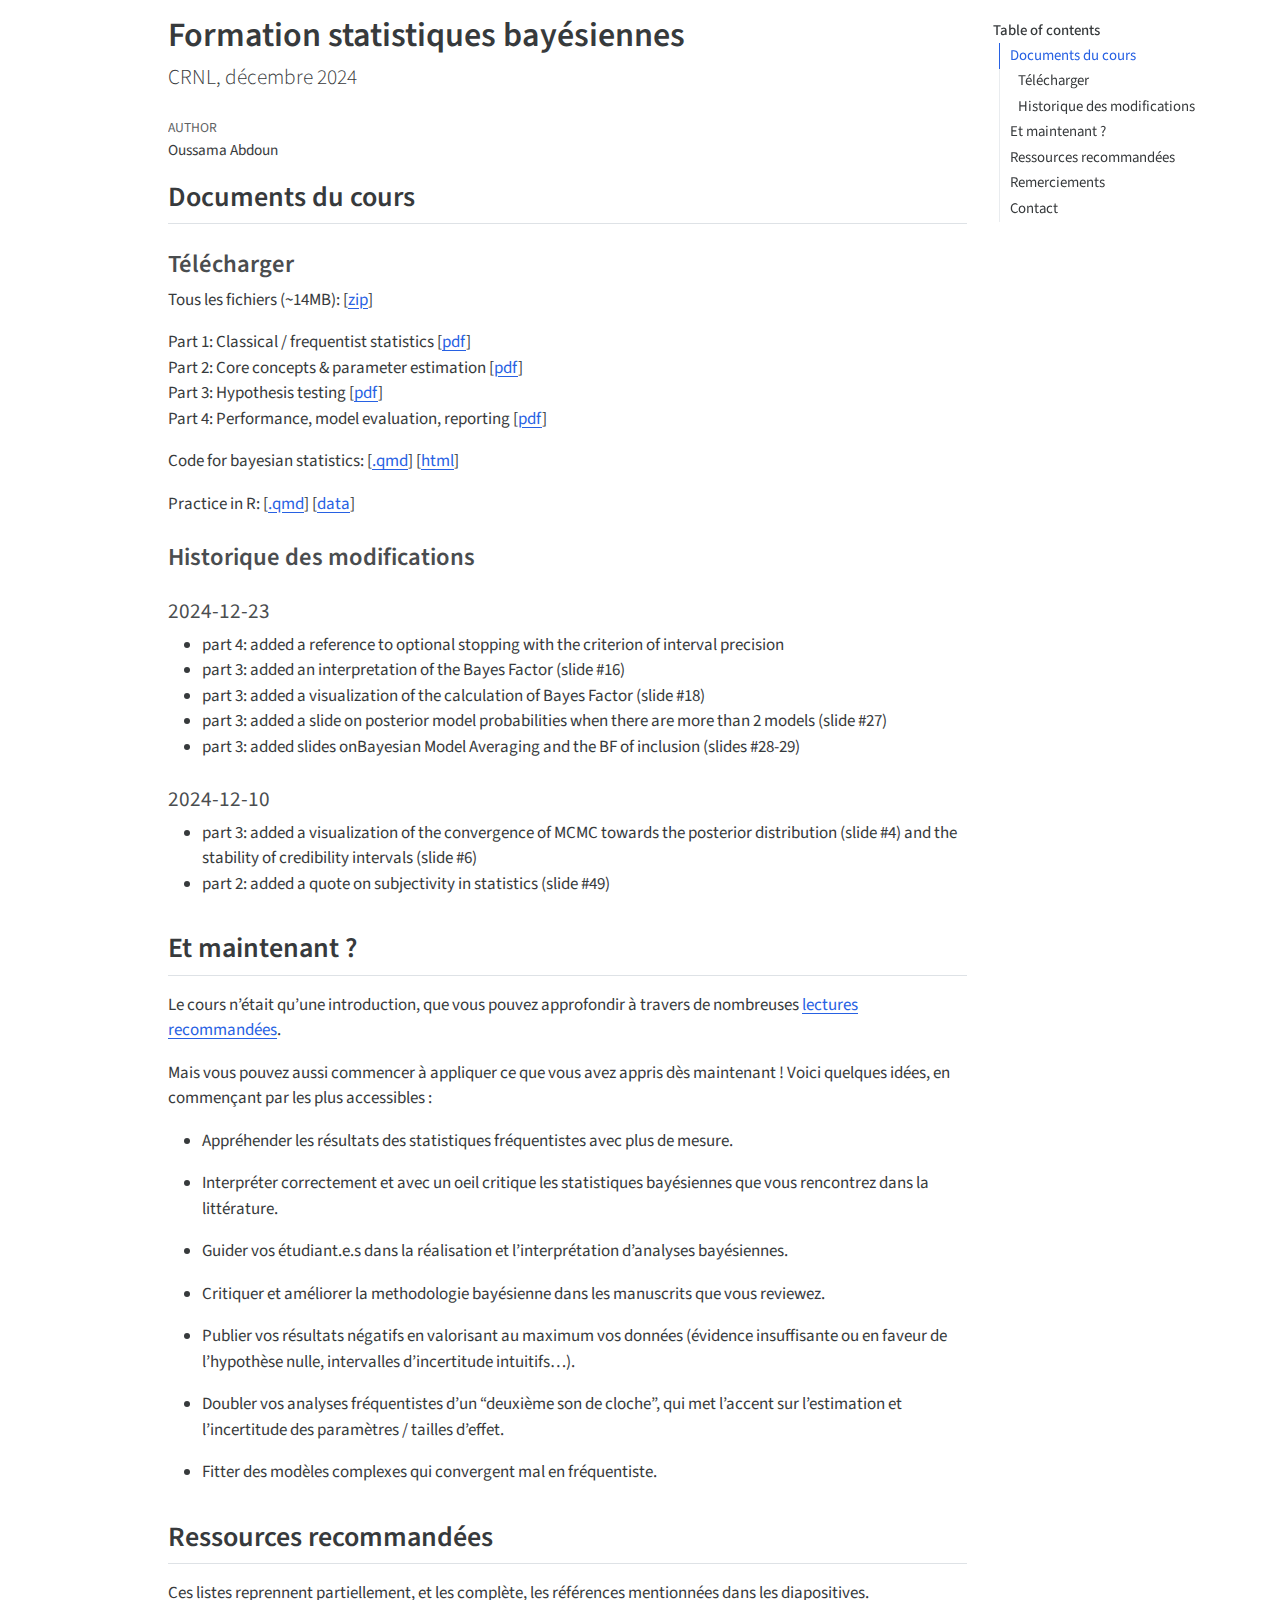
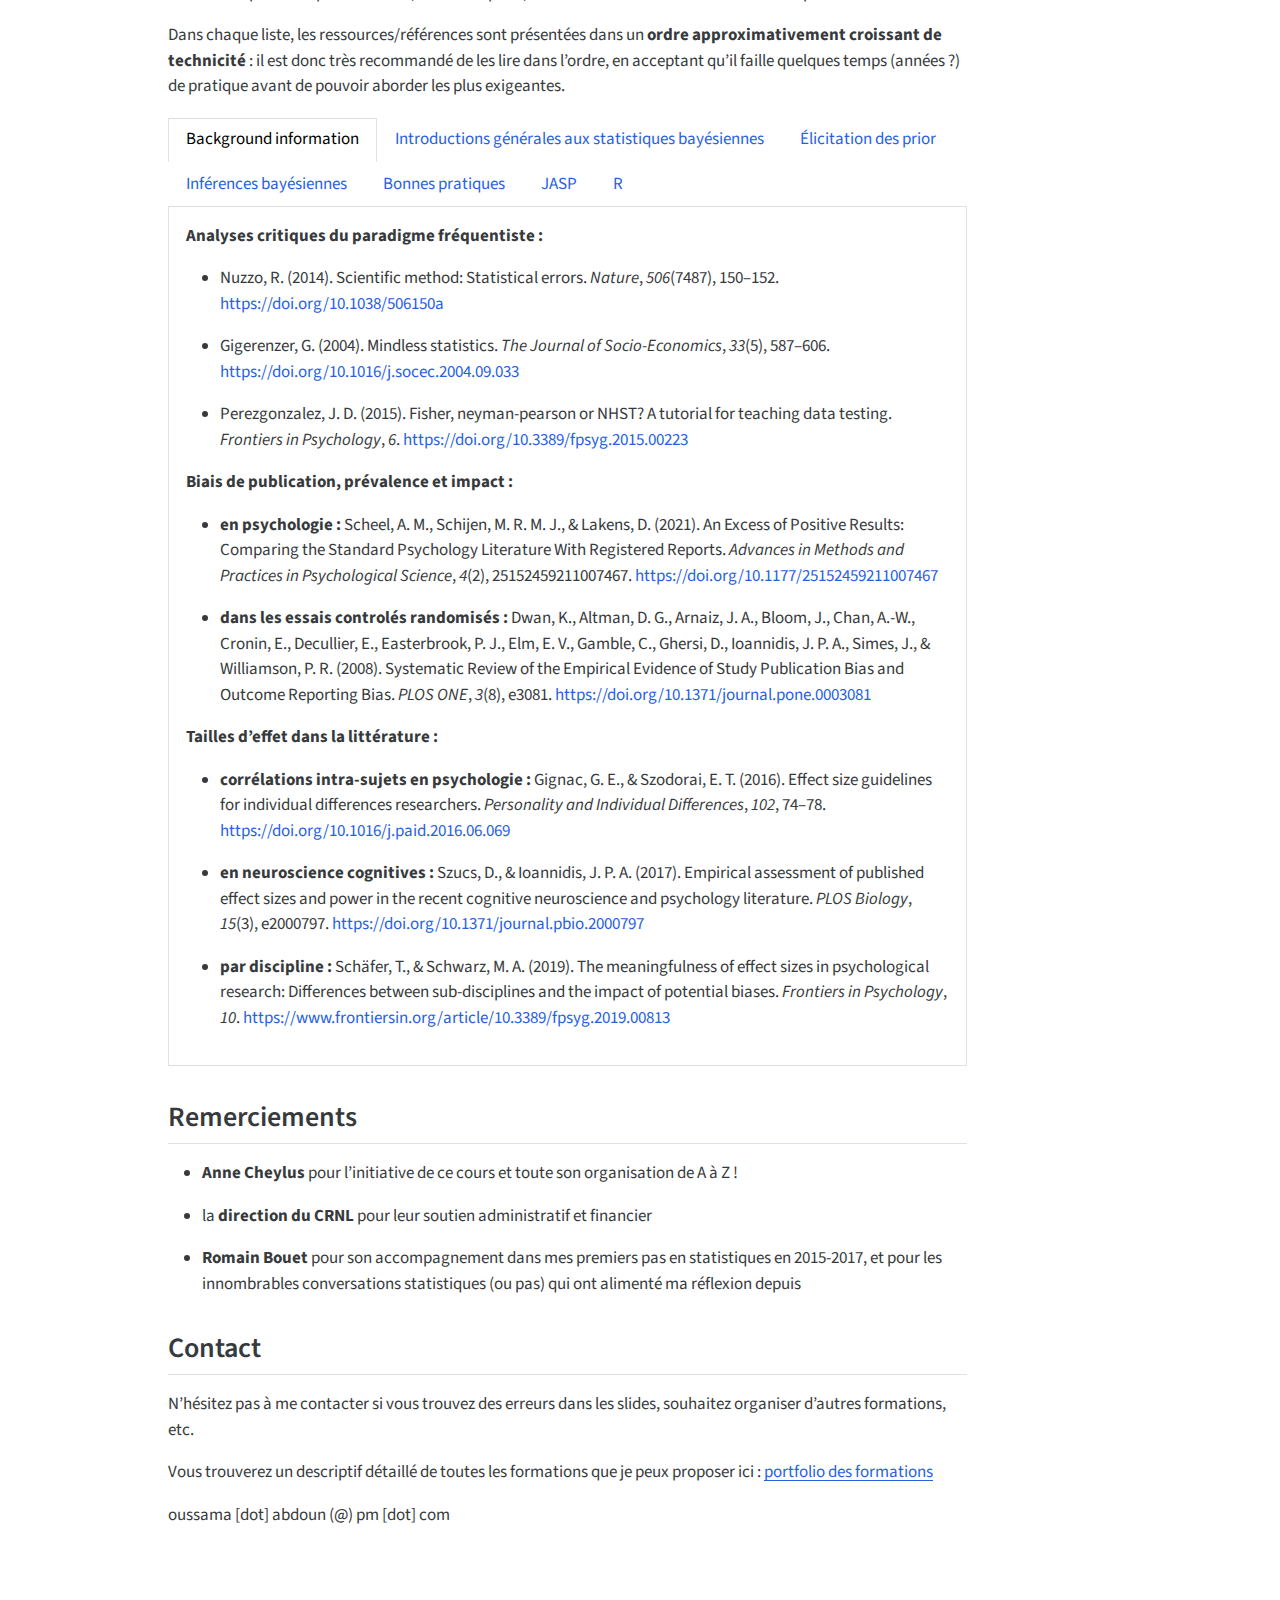
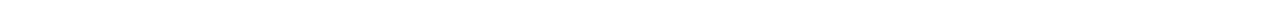
<file: docs/index.html>
<!DOCTYPE html>
<html xmlns="http://www.w3.org/1999/xhtml" lang="en" xml:lang="en"><head>

<meta charset="utf-8">
<meta name="generator" content="quarto-1.5.57">

<meta name="viewport" content="width=device-width, initial-scale=1.0, user-scalable=yes">

<meta name="author" content="Oussama Abdoun">

<title>Formation statistiques bayésiennes</title>
<style>
code{white-space: pre-wrap;}
span.smallcaps{font-variant: small-caps;}
div.columns{display: flex; gap: min(4vw, 1.5em);}
div.column{flex: auto; overflow-x: auto;}
div.hanging-indent{margin-left: 1.5em; text-indent: -1.5em;}
ul.task-list{list-style: none;}
ul.task-list li input[type="checkbox"] {
  width: 0.8em;
  margin: 0 0.8em 0.2em -1em; /* quarto-specific, see https://github.com/quarto-dev/quarto-cli/issues/4556 */ 
  vertical-align: middle;
}
</style>


<script src="index_files/libs/clipboard/clipboard.min.js"></script>
<script src="index_files/libs/quarto-html/quarto.js"></script>
<script src="index_files/libs/quarto-html/popper.min.js"></script>
<script src="index_files/libs/quarto-html/tippy.umd.min.js"></script>
<script src="index_files/libs/quarto-html/anchor.min.js"></script>
<link href="index_files/libs/quarto-html/tippy.css" rel="stylesheet">
<link href="index_files/libs/quarto-html/quarto-syntax-highlighting.css" rel="stylesheet" id="quarto-text-highlighting-styles">
<script src="index_files/libs/bootstrap/bootstrap.min.js"></script>
<link href="index_files/libs/bootstrap/bootstrap-icons.css" rel="stylesheet">
<link href="index_files/libs/bootstrap/bootstrap.min.css" rel="stylesheet" id="quarto-bootstrap" data-mode="light">


</head>

<body>

<div id="quarto-content" class="page-columns page-rows-contents page-layout-article">
<div id="quarto-margin-sidebar" class="sidebar margin-sidebar">
  <nav id="TOC" role="doc-toc" class="toc-active">
    <h2 id="toc-title">Table of contents</h2>
   
  <ul>
  <li><a href="#documents-du-cours" id="toc-documents-du-cours" class="nav-link active" data-scroll-target="#documents-du-cours">Documents du cours</a>
  <ul class="collapse">
  <li><a href="#télécharger" id="toc-télécharger" class="nav-link" data-scroll-target="#télécharger">Télécharger</a></li>
  <li><a href="#historique-des-modifications" id="toc-historique-des-modifications" class="nav-link" data-scroll-target="#historique-des-modifications">Historique des modifications</a></li>
  </ul></li>
  <li><a href="#et-maintenant" id="toc-et-maintenant" class="nav-link" data-scroll-target="#et-maintenant">Et maintenant ?</a></li>
  <li><a href="#ressources-recommandées" id="toc-ressources-recommandées" class="nav-link" data-scroll-target="#ressources-recommandées">Ressources recommandées</a></li>
  <li><a href="#remerciements" id="toc-remerciements" class="nav-link" data-scroll-target="#remerciements">Remerciements</a></li>
  <li><a href="#contact" id="toc-contact" class="nav-link" data-scroll-target="#contact">Contact</a></li>
  </ul>
</nav>
</div>
<main class="content" id="quarto-document-content">

<header id="title-block-header" class="quarto-title-block default">
<div class="quarto-title">
<h1 class="title">Formation statistiques bayésiennes</h1>
<p class="subtitle lead">CRNL, décembre 2024</p>
</div>



<div class="quarto-title-meta">

    <div>
    <div class="quarto-title-meta-heading">Author</div>
    <div class="quarto-title-meta-contents">
             <p>Oussama Abdoun </p>
          </div>
  </div>
    
  
    
  </div>
  


</header>


<section id="documents-du-cours" class="level2">
<h2 class="anchored" data-anchor-id="documents-du-cours">Documents du cours</h2>
<section id="télécharger" class="level3">
<h3 class="anchored" data-anchor-id="télécharger">Télécharger</h3>
<p>Tous les fichiers (~14MB): [<a href="https://ousabd.github.io/stats-bayes/BayesStats_CRNL2024_all-files.zip">zip</a>]</p>
<p>Part 1: Classical / frequentist statistics [<a href="https://ousabd.github.io/stats-bayes/pdf/BayesStats_CRNL2024_1of4.pdf">pdf</a>]<br>
Part 2: Core concepts &amp; parameter estimation [<a href="https://ousabd.github.io/stats-bayes/pdf/BayesStats_CRNL2024_2of4.pdf">pdf</a>]<br>
Part 3: Hypothesis testing [<a href="https://ousabd.github.io/stats-bayes/pdf/BayesStats_CRNL2024_3of4.pdf">pdf</a>]<br>
Part 4: Performance, model evaluation, reporting [<a href="https://ousabd.github.io/stats-bayes/pdf/BayesStats_CRNL2024_4of4.pdf">pdf</a>]</p>
<p>Code for bayesian statistics: [<a href="https://ousabd.github.io/stats-bayes/code/BayesStats_code.qmd">.qmd</a>] [<a href="https://ousabd.github.io/stats-bayes/code/BayesStats_code.html">html</a>]</p>
<p>Practice in R: [<a href="https://ousabd.github.io/stats-bayes/code/BayesStats_practical-R.qmd">.qmd</a>] [<a href="https://ousabd.github.io/stats-bayes/data/BayesStats_practical-R_data.zip">data</a>]</p>
</section>
<section id="historique-des-modifications" class="level3">
<h3 class="anchored" data-anchor-id="historique-des-modifications">Historique des modifications</h3>
<section id="section" class="level4">
<h4 class="anchored" data-anchor-id="section">2024-12-23</h4>
<ul>
<li>part 4: added a reference to optional stopping with the criterion of interval precision</li>
<li>part 3: added an interpretation of the Bayes Factor (slide #16)</li>
<li>part 3: added a visualization of the calculation of Bayes Factor (slide #18)</li>
<li>part 3: added a slide on posterior model probabilities when there are more than 2 models (slide #27)</li>
<li>part 3: added slides onBayesian Model Averaging and the BF of inclusion (slides #28-29)</li>
</ul>
</section>
<section id="section-1" class="level4">
<h4 class="anchored" data-anchor-id="section-1">2024-12-10</h4>
<ul>
<li>part 3: added a visualization of the convergence of MCMC towards the posterior distribution (slide #4) and the stability of credibility intervals (slide #6)</li>
<li>part 2: added a quote on subjectivity in statistics (slide #49)</li>
</ul>
</section>
</section>
</section>
<section id="et-maintenant" class="level2">
<h2 class="anchored" data-anchor-id="et-maintenant">Et maintenant ?</h2>
<p>Le cours n’était qu’une introduction, que vous pouvez approfondir à travers de nombreuses <a href="https://ousabd.github.io/stats-bayes/#ressources-recommand%C3%A9es">lectures recommandées</a>.</p>
<p>Mais vous pouvez aussi commencer à appliquer ce que vous avez appris dès maintenant ! Voici quelques idées, en commençant par les plus accessibles :</p>
<ul>
<li><p>Appréhender les résultats des statistiques fréquentistes avec plus de mesure.</p></li>
<li><p>Interpréter correctement et avec un oeil critique les statistiques bayésiennes que vous rencontrez dans la littérature.</p></li>
<li><p>Guider vos étudiant.e.s dans la réalisation et l’interprétation d’analyses bayésiennes.</p></li>
<li><p>Critiquer et améliorer la methodologie bayésienne dans les manuscrits que vous reviewez.</p></li>
<li><p>Publier vos résultats négatifs en valorisant au maximum vos données (évidence insuffisante ou en faveur de l’hypothèse nulle, intervalles d’incertitude intuitifs…).</p></li>
<li><p>Doubler vos analyses fréquentistes d’un “deuxième son de cloche”, qui met l’accent sur l’estimation et l’incertitude des paramètres / tailles d’effet.</p></li>
<li><p>Fitter des modèles complexes qui convergent mal en fréquentiste.</p></li>
</ul>
</section>
<section id="ressources-recommandées" class="level2">
<h2 class="anchored" data-anchor-id="ressources-recommandées">Ressources recommandées</h2>
<p>Ces listes reprennent partiellement, et les complète, les références mentionnées dans les diapositives.</p>
<p>Dans chaque liste, les ressources/références sont présentées dans un <strong>ordre approximativement croissant de technicité</strong> : il est donc très recommandé de les lire dans l’ordre, en acceptant qu’il faille quelques temps (années ?) de pratique avant de pouvoir aborder les plus exigeantes.</p>
<div class="tabset-margin-container"></div><div class="panel-tabset">
<ul class="nav nav-tabs" role="tablist"><li class="nav-item" role="presentation"><a class="nav-link active" id="tabset-1-1-tab" data-bs-toggle="tab" data-bs-target="#tabset-1-1" role="tab" aria-controls="tabset-1-1" aria-selected="true" href="">Background information</a></li><li class="nav-item" role="presentation"><a class="nav-link" id="tabset-1-2-tab" data-bs-toggle="tab" data-bs-target="#tabset-1-2" role="tab" aria-controls="tabset-1-2" aria-selected="false" href="">Introductions générales aux statistiques bayésiennes</a></li><li class="nav-item" role="presentation"><a class="nav-link" id="tabset-1-3-tab" data-bs-toggle="tab" data-bs-target="#tabset-1-3" role="tab" aria-controls="tabset-1-3" aria-selected="false" href="">Élicitation des prior</a></li><li class="nav-item" role="presentation"><a class="nav-link" id="tabset-1-4-tab" data-bs-toggle="tab" data-bs-target="#tabset-1-4" role="tab" aria-controls="tabset-1-4" aria-selected="false" href="">Inférences bayésiennes</a></li><li class="nav-item" role="presentation"><a class="nav-link" id="tabset-1-5-tab" data-bs-toggle="tab" data-bs-target="#tabset-1-5" role="tab" aria-controls="tabset-1-5" aria-selected="false" href="">Bonnes pratiques</a></li><li class="nav-item" role="presentation"><a class="nav-link" id="tabset-1-6-tab" data-bs-toggle="tab" data-bs-target="#tabset-1-6" role="tab" aria-controls="tabset-1-6" aria-selected="false" href="">JASP</a></li><li class="nav-item" role="presentation"><a class="nav-link" id="tabset-1-7-tab" data-bs-toggle="tab" data-bs-target="#tabset-1-7" role="tab" aria-controls="tabset-1-7" aria-selected="false" href="">R</a></li></ul>
<div class="tab-content">
<div id="tabset-1-1" class="tab-pane active" role="tabpanel" aria-labelledby="tabset-1-1-tab">
<p><strong>Analyses critiques du paradigme fréquentiste :</strong></p>
<ul>
<li><p><span class="citation" data-cites="nuzzo2014">Nuzzo, R. (2014). Scientific method: Statistical errors. <em>Nature</em>, <em>506</em>(7487), 150–152. <a href="https://doi.org/10.1038/506150a" role="doc-biblioref">https://doi.org/10.1038/506150a</a></span></p></li>
<li><p><span class="citation" data-cites="gigerenzer2004">Gigerenzer, G. (2004). Mindless statistics. <em>The Journal of Socio-Economics</em>, <em>33</em>(5), 587–606. <a href="https://doi.org/10.1016/j.socec.2004.09.033" role="doc-biblioref">https://doi.org/10.1016/j.socec.2004.09.033</a></span></p></li>
<li><p><span class="citation" data-cites="perezgonzalez2015">Perezgonzalez, J. D. (2015). Fisher, neyman-pearson or NHST? A tutorial for teaching data testing. <em>Frontiers in Psychology</em>, <em>6</em>. <a href="https://doi.org/10.3389/fpsyg.2015.00223" role="doc-biblioref">https://doi.org/10.3389/fpsyg.2015.00223</a></span></p></li>
</ul>
<p><strong>Biais de publication, prévalence et impact :</strong></p>
<ul>
<li><p><strong>en psychologie :</strong> <span class="citation" data-cites="scheel2021">Scheel, A. M., Schijen, M. R. M. J., &amp; Lakens, D. (2021). An Excess of Positive Results: Comparing the Standard Psychology Literature With Registered Reports. <em>Advances in Methods and Practices in Psychological Science</em>, <em>4</em>(2), 25152459211007467. <a href="https://doi.org/10.1177/25152459211007467" role="doc-biblioref">https://doi.org/10.1177/25152459211007467</a></span></p></li>
<li><p><strong>dans les essais controlés randomisés :</strong> <span class="citation" data-cites="dwan2008">Dwan, K., Altman, D. G., Arnaiz, J. A., Bloom, J., Chan, A.-W., Cronin, E., Decullier, E., Easterbrook, P. J., Elm, E. V., Gamble, C., Ghersi, D., Ioannidis, J. P. A., Simes, J., &amp; Williamson, P. R. (2008). Systematic Review of the Empirical Evidence of Study Publication Bias and Outcome Reporting Bias. <em>PLOS ONE</em>, <em>3</em>(8), e3081. <a href="https://doi.org/10.1371/journal.pone.0003081" role="doc-biblioref">https://doi.org/10.1371/journal.pone.0003081</a></span></p></li>
</ul>
<p><strong>Tailles d’effet dans la littérature :</strong></p>
<ul>
<li><p><strong>corrélations intra-sujets en psychologie :</strong> <span class="citation" data-cites="gignac2016">Gignac, G. E., &amp; Szodorai, E. T. (2016). Effect size guidelines for individual differences researchers. <em>Personality and Individual Differences</em>, <em>102</em>, 74–78. <a href="https://doi.org/10.1016/j.paid.2016.06.069" role="doc-biblioref">https://doi.org/10.1016/j.paid.2016.06.069</a></span></p></li>
<li><p><strong>en neuroscience cognitives :</strong> <span class="citation" data-cites="szucs2017">Szucs, D., &amp; Ioannidis, J. P. A. (2017). Empirical assessment of published effect sizes and power in the recent cognitive neuroscience and psychology literature. <em>PLOS Biology</em>, <em>15</em>(3), e2000797. <a href="https://doi.org/10.1371/journal.pbio.2000797" role="doc-biblioref">https://doi.org/10.1371/journal.pbio.2000797</a></span></p></li>
<li><p><strong>par discipline :</strong> <span class="citation" data-cites="schäfer2019">Schäfer, T., &amp; Schwarz, M. A. (2019). The meaningfulness of effect sizes in psychological research: Differences between sub-disciplines and the impact of potential biases. <em>Frontiers in Psychology</em>, <em>10</em>. <a href="https://www.frontiersin.org/article/10.3389/fpsyg.2019.00813" role="doc-biblioref">https://www.frontiersin.org/article/10.3389/fpsyg.2019.00813</a></span></p></li>
</ul>
</div>
<div id="tabset-1-2" class="tab-pane" role="tabpanel" aria-labelledby="tabset-1-2-tab">
<p><strong>Articles :</strong></p>
<ul>
<li><p><span class="citation" data-cites="dienes2014">Dienes, Z. (2014). Using bayes to get the most out of non-significant results. <em>Frontiers in Psychology</em>, <em>5</em>. <a href="https://doi.org/10.3389/fpsyg.2014.00781" role="doc-biblioref">https://doi.org/10.3389/fpsyg.2014.00781</a></span></p></li>
<li><p><span class="citation" data-cites="etz2018">Etz, A., &amp; Vandekerckhove, J. (2018). Introduction to Bayesian Inference for Psychology. <em>Psychonomic Bulletin &amp; Review</em>, <em>25</em>(1), 5–34. <a href="https://doi.org/10.3758/s13423-017-1262-3" role="doc-biblioref">https://doi.org/10.3758/s13423-017-1262-3</a></span></p></li>
<li><p><span class="citation" data-cites="heck2023">Heck, D. W., Boehm, U., Böing-Messing, F., Bürkner, P.-C., Derks, K., Dienes, Z., Fu, Q., Gu, X., Karimova, D., Kiers, H. A. L., Klugkist, I., Kuiper, R. M., Lee, M. D., Leenders, R., Leplaa, H. J., Linde, M., Ly, A., Meijerink-Bosman, M., Moerbeek, M., … Hoijtink, H. (2023). A review of applications of the bayes factor in psychological research. <em>Psychological Methods</em>, <em>28</em>(3), 558–579. <a href="https://doi.org/10.1037/met0000454" role="doc-biblioref">https://doi.org/10.1037/met0000454</a></span></p></li>
<li><p><span class="citation" data-cites="kruschke2017">Kruschke, J. K., &amp; Liddell, T. M. (2017). The Bayesian New Statistics: Hypothesis testing, estimation, meta-analysis, and power analysis from a Bayesian perspective. <em>Psychonomic Bulletin &amp; Review</em>, 1–29. <a href="https://doi.org/10.3758/s13423-016-1221-4" role="doc-biblioref">https://doi.org/10.3758/s13423-016-1221-4</a></span></p></li>
</ul>
<p><strong>Livres</strong> (tous accessibles gratuitement en ligne) :</p>
<ul>
<li><p><span class="citation" data-cites="nicenboim2021">Nicenboim, B., Schad, D., &amp; Vasishth, S. (2021). <em>An introduction to bayesian data analysis for cognitive science</em>. <a href="https://vasishth.github.io/bayescogsci/book" role="doc-biblioref">https://vasishth.github.io/bayescogsci/book</a></span></p></li>
<li><p><span class="citation" data-cites="kruschke2014">Kruschke, J. (2014). <em>Doing bayesian data analysis: A tutorial with r, JAGS, and stan</em>. Academic Press., <a href="https://nyu-cdsc.github.io/learningr/assets/kruschke_bayesian_in_R.pdf" role="doc-biblioref" title="Doing Bayesian data analysis">pdf</a></span></p></li>
<li><p><span class="citation" data-cites="gelman2020">Gelman, A., Carlin, J. B., Stern, H. S., &amp; Rubin, D. B. (2020). <em>Bayesian data analysis</em> (3rd ed.). Chapman; Hall/CRC. <a href="https://doi.org/10.1201/9780429258411" role="doc-biblioref">https://doi.org/10.1201/9780429258411</a>, <a href="http://www.stat.columbia.edu/~gelman/book/BDA3.pdf" role="doc-biblioref" title="Bayesian Data Analysis">pdf</a></span></p></li>
</ul>
<p><strong>Blogs</strong> d’experts influents en statistiques appliquées :</p>
<ul>
<li><p><a href="https://daniellakens.blogspot.com" title="The 20% Statistician">Daniel Lakens</a></p></li>
<li><p><a href="https://doingbayesiandataanalysis.blogspot.com" title="Doing Bayesian data analysis">John Kruschke</a></p></li>
<li><p><a href="https://statmodeling.stat.columbia.edu/category/bayesian-statistics/" title="Statistical Modeling, Causal Inference, and Social Science">Andrew Gelman</a></p></li>
</ul>
</div>
<div id="tabset-1-3" class="tab-pane" role="tabpanel" aria-labelledby="tabset-1-3-tab">
<ul>
<li><p><span class="citation" data-cites="johnson2010">Johnson, S. R., Tomlinson, G. A., Hawker, G. A., Granton, J. T., Grosbein, H. A., &amp; Feldman, B. M. (2010). A valid and reliable belief elicitation method for bayesian priors. <em>Journal of Clinical Epidemiology</em>, <em>63</em>(4), 370–383. <a href="https://doi.org/10.1016/j.jclinepi.2009.08.005" role="doc-biblioref">https://doi.org/10.1016/j.jclinepi.2009.08.005</a></span></p></li>
<li><p><span class="citation" data-cites="gosling2018">Gosling, J. P. (2018). <em>SHELF: The Sheffield Elicitation Framework</em> (L. C. Dias, A. Morton, &amp; J. Quigley, Eds.; pp. 61–93). Springer International Publishing. <a href="https://doi.org/10.1007/978-3-319-65052-4_4" role="doc-biblioref">https://doi.org/10.1007/978-3-319-65052-4_4</a></span></p></li>
<li><p><span class="citation" data-cites="mikkola2024">Mikkola, P., Martin, O. A., Chandramouli, S., Hartmann, M., Pla, O. A., Thomas, O., Pesonen, H., Corander, J., Vehtari, A., Kaski, S., Bürkner, P.-C., &amp; Klami, A. (2024). Prior knowledge elicitation: The past, present, and future. <em>Bayesian Analysis</em>, <em>19</em>(4), 1129–1161. <a href="https://doi.org/10.1214/23-BA1381" role="doc-biblioref">https://doi.org/10.1214/23-BA1381</a></span></p></li>
</ul>
</div>
<div id="tabset-1-4" class="tab-pane" role="tabpanel" aria-labelledby="tabset-1-4-tab">
<p><strong>Basée sur le ROPE et la distribution postérieure :</strong></p>
<ul>
<li><span class="citation" data-cites="kruschke2018">Kruschke, J. K. (2018). Rejecting or Accepting Parameter Values in Bayesian Estimation. <em>Advances in Methods and Practices in Psychological Science</em>, <em>1</em>(2), 270–280. <a href="https://doi.org/10.1177/2515245918771304" role="doc-biblioref">https://doi.org/10.1177/2515245918771304</a></span></li>
</ul>
<p><strong>Basée sur le Bayes Factor :</strong></p>
<ul>
<li><p><span class="citation" data-cites="dienes2016">Dienes, Z. (2016). How Bayes factors change scientific practice. <em>Journal of Mathematical Psychology</em>, <em>72</em>, 78–89. <a href="https://doi.org/10.1016/j.jmp.2015.10.003" role="doc-biblioref">https://doi.org/10.1016/j.jmp.2015.10.003</a></span></p></li>
<li><p><span class="citation" data-cites="morey2016">Morey, R. D., Romeijn, J.-W., &amp; Rouder, J. N. (2016). The philosophy of Bayes factors and the quantification of statistical evidence. <em>Journal of Mathematical Psychology</em>, <em>72</em>, 6–18. <a href="https://doi.org/10.1016/j.jmp.2015.11.001" role="doc-biblioref">https://doi.org/10.1016/j.jmp.2015.11.001</a></span></p></li>
<li><p><span class="citation" data-cites="rouder2009">Rouder, J. N., Speckman, P. L., Sun, D., Morey, R. D., &amp; Iverson, G. (2009). Bayesian t tests for accepting and rejecting the null hypothesis. <em>Psychonomic Bulletin &amp; Review</em>, <em>16</em>(2), 225–237. <a href="https://doi.org/10.3758/PBR.16.2.225" role="doc-biblioref">https://doi.org/10.3758/PBR.16.2.225</a></span></p></li>
<li><p><span class="citation" data-cites="morey2011">Morey, R. D., &amp; Rouder, J. N. (2011). Bayes factor approaches for testing interval null hypotheses. <em>Psychological Methods</em>, <em>16</em>(4), 406–419. <a href="https://doi.org/10.1037/a0024377" role="doc-biblioref">https://doi.org/10.1037/a0024377</a></span></p></li>
</ul>
</div>
<div id="tabset-1-5" class="tab-pane" role="tabpanel" aria-labelledby="tabset-1-5-tab">
<p><strong>Publication et interprétation des analyses bayésiennes :</strong></p>
<ul>
<li><p><span class="citation" data-cites="kruschke2021">Kruschke, J. K. (2021). Bayesian Analysis Reporting Guidelines. <em>Nature Human Behaviour</em>, <em>5</em>(10), 1282–1291. <a href="https://doi.org/10.1038/s41562-021-01177-7" role="doc-biblioref">https://doi.org/10.1038/s41562-021-01177-7</a></span></p></li>
<li><p><span class="citation" data-cites="tendeiro2024">Tendeiro, J. N., Kiers, H. A. L., Hoekstra, R., Wong, T. K., &amp; Morey, R. D. (2024). Diagnosing the Misuse of the Bayes Factor in Applied Research. <em>Advances in Methods and Practices in Psychological Science</em>, <em>7</em>(1), 25152459231213371. <a href="https://doi.org/10.1177/25152459231213371" role="doc-biblioref">https://doi.org/10.1177/25152459231213371</a></span></p></li>
</ul>
<p><strong>Workflows avancés :</strong></p>
<ul>
<li><p><span class="citation" data-cites="gabry2019">Gabry, J., Simpson, D., Vehtari, A., Betancourt, M., &amp; Gelman, A. (2019). Visualization in Bayesian workflow. <em>Journal of the Royal Statistical Society: Series A (Statistics in Society)</em>, <em>182</em>(2), 389–402. <a href="https://doi.org/10.1111/rssa.12378" role="doc-biblioref">https://doi.org/10.1111/rssa.12378</a></span></p></li>
<li><p><span class="citation" data-cites="schad2021">Schad, D. J., Betancourt, M., &amp; Vasishth, S. (2021). Toward a principled bayesian workflow in cognitive science. <em>Psychological Methods</em>, <em>26</em>(1), 103–126. <a href="https://doi.org/10.1037/met0000275" role="doc-biblioref">https://doi.org/10.1037/met0000275</a></span></p></li>
</ul>
</div>
<div id="tabset-1-6" class="tab-pane" role="tabpanel" aria-labelledby="tabset-1-6-tab">
<ul>
<li><strong>documentation officielle</strong> : <span class="citation" data-cites="goss-sampson2020">Goss-Sampson, M., Doorn, J. van, &amp; Wagenmakers, E. J. (2020). <em>Bayesian inference in JASP: A guide for students</em>. <a href="http://gala.gre.ac.uk/id/eprint/43416/" role="doc-biblioref">http://gala.gre.ac.uk/id/eprint/43416/</a></span></li>
</ul>
<!-- -->
<ul>
<li><p><strong>tutoriels :</strong></p>
<ul>
<li><p><span class="citation" data-cites="faulkenberry2020">Faulkenberry, T. J., Ly, A., &amp; Wagenmakers, E.-J. (2020). Bayesian Inference in Numerical Cognition: A Tutorial Using JASP. <em>Journal of Numerical Cognition</em>, <em>6</em>(2), 231–259. <a href="https://doi.org/10.5964/jnc.v6i2.288" role="doc-biblioref">https://doi.org/10.5964/jnc.v6i2.288</a></span></p></li>
<li><p><span class="citation" data-cites="WagenmakersLMJ2018">Wagenmakers, E.-J., Love, J., Marsman, M., Jamil, T., Ly, A., Verhagen, J., Selker, R., Gronau, Q. F., Dropmann, D., Boutin, B., Meerhoff, F., Knight, P., Raj, A., van Kesteren, E.-J., van Doorn, J., Šmíra, M., Epskamp, S., Etz, A., Matzke, D., … Morey, R. D. (2018). Bayesian inference for psychology. <span>Part II</span>: <span>Example</span> applications with <span>JASP</span>. <em>Psychonomic Bulletin &amp; Review</em>, <em>25</em>(1), 58–76. <a href="https://doi.org/10.3758/s13423-017-1323-7" role="doc-biblioref">https://doi.org/10.3758/s13423-017-1323-7</a></span></p></li>
</ul></li>
</ul>
</div>
<div id="tabset-1-7" class="tab-pane" role="tabpanel" aria-labelledby="tabset-1-7-tab">
<ul>
<li><p><strong>documentation du package <code>{BayesFactor}</code> :</strong> <a href="https://cran.r-project.org/web/packages/BayesFactor/vignettes/manual.html" title="Using the ‘BayesFactor’ package, version 0.9.2+">lien</a></p></li>
<li><p><strong>ressources pour <code>{rstanarm}</code> :</strong></p>
<ul>
<li><p>tutoriels : <a href="https://cran.r-project.org/web/packages/rstanarm/vignettes/rstanarm.html" title="How to Use the rstanarm Package">ici</a> et <span class="citation" data-cites="muth2018">Muth, C., Oravecz, Z., &amp; Gabry, J. (2018). User-friendly bayesian regression modeling: A tutorial with rstanarm and shinystan. <em>The Quantitative Methods for Psychology</em>, <em>14</em>(2), 99–119. <a href="https://doi.org/10.20982/tqmp.14.2.p099" role="doc-biblioref">https://doi.org/10.20982/tqmp.14.2.p099</a></span></p></li>
<li><p>spécification des priors : <a href="https://mc-stan.org/rstanarm/articles/priors.html" title="Prior Distributions for rstanarm Models">lien</a></p></li>
<li><p>diagnostics de MCMC : <a href="https://mc-stan.org/bayesplot/articles/visual-mcmc-diagnostics.html#general-mcmc-diagnostics" title="Visual MCMC diagnostics using the bayesplot package">lien</a></p></li>
</ul></li>
<li><p><strong>documentation de <code>{bayestestr}</code> :</strong></p>
<ul>
<li><p><a href="https://easystats.github.io/bayestestR/articles/">vignettes</a></p></li>
<li><p>contrastes <em>post hoc</em> : <a href="https://easystats.github.io/blog/posts/bayestestr_emmeans/" title="Testing Contrasts from Bayesian Models with 'emmeans' and 'bayestestR'">lien</a></p></li>
</ul></li>
</ul>
</div>
</div>
</div>
</section>
<section id="remerciements" class="level2">
<h2 class="anchored" data-anchor-id="remerciements">Remerciements</h2>
<ul>
<li><p><strong>Anne Cheylus</strong> pour l’initiative de ce cours et toute son organisation de A à Z !</p></li>
<li><p>la <strong>direction du CRNL</strong> pour leur soutien administratif et financier</p></li>
<li><p><strong>Romain Bouet</strong> pour son accompagnement dans mes premiers pas en statistiques en 2015-2017, et pour les innombrables conversations statistiques (ou pas) qui ont alimenté ma réflexion depuis</p></li>
</ul>
</section>
<section id="contact" class="level2">
<h2 class="anchored" data-anchor-id="contact">Contact</h2>
<p>N’hésitez pas à me contacter si vous trouvez des erreurs dans les slides, souhaitez organiser d’autres formations, etc.</p>
<p>Vous trouverez un descriptif détaillé de toutes les formations que je peux proposer ici : <a href="https://ousabd.github.io/teaching-stats-portfolio/">portfolio des formations</a></p>
<p>oussama [dot] abdoun (@) pm [dot] com</p>
</section>

</main>
<!-- /main column -->
<script id="quarto-html-after-body" type="application/javascript">
window.document.addEventListener("DOMContentLoaded", function (event) {
  const toggleBodyColorMode = (bsSheetEl) => {
    const mode = bsSheetEl.getAttribute("data-mode");
    const bodyEl = window.document.querySelector("body");
    if (mode === "dark") {
      bodyEl.classList.add("quarto-dark");
      bodyEl.classList.remove("quarto-light");
    } else {
      bodyEl.classList.add("quarto-light");
      bodyEl.classList.remove("quarto-dark");
    }
  }
  const toggleBodyColorPrimary = () => {
    const bsSheetEl = window.document.querySelector("link#quarto-bootstrap");
    if (bsSheetEl) {
      toggleBodyColorMode(bsSheetEl);
    }
  }
  toggleBodyColorPrimary();  
  const icon = "";
  const anchorJS = new window.AnchorJS();
  anchorJS.options = {
    placement: 'right',
    icon: icon
  };
  anchorJS.add('.anchored');
  const isCodeAnnotation = (el) => {
    for (const clz of el.classList) {
      if (clz.startsWith('code-annotation-')) {                     
        return true;
      }
    }
    return false;
  }
  const onCopySuccess = function(e) {
    // button target
    const button = e.trigger;
    // don't keep focus
    button.blur();
    // flash "checked"
    button.classList.add('code-copy-button-checked');
    var currentTitle = button.getAttribute("title");
    button.setAttribute("title", "Copied!");
    let tooltip;
    if (window.bootstrap) {
      button.setAttribute("data-bs-toggle", "tooltip");
      button.setAttribute("data-bs-placement", "left");
      button.setAttribute("data-bs-title", "Copied!");
      tooltip = new bootstrap.Tooltip(button, 
        { trigger: "manual", 
          customClass: "code-copy-button-tooltip",
          offset: [0, -8]});
      tooltip.show();    
    }
    setTimeout(function() {
      if (tooltip) {
        tooltip.hide();
        button.removeAttribute("data-bs-title");
        button.removeAttribute("data-bs-toggle");
        button.removeAttribute("data-bs-placement");
      }
      button.setAttribute("title", currentTitle);
      button.classList.remove('code-copy-button-checked');
    }, 1000);
    // clear code selection
    e.clearSelection();
  }
  const getTextToCopy = function(trigger) {
      const codeEl = trigger.previousElementSibling.cloneNode(true);
      for (const childEl of codeEl.children) {
        if (isCodeAnnotation(childEl)) {
          childEl.remove();
        }
      }
      return codeEl.innerText;
  }
  const clipboard = new window.ClipboardJS('.code-copy-button:not([data-in-quarto-modal])', {
    text: getTextToCopy
  });
  clipboard.on('success', onCopySuccess);
  if (window.document.getElementById('quarto-embedded-source-code-modal')) {
    // For code content inside modals, clipBoardJS needs to be initialized with a container option
    // TODO: Check when it could be a function (https://github.com/zenorocha/clipboard.js/issues/860)
    const clipboardModal = new window.ClipboardJS('.code-copy-button[data-in-quarto-modal]', {
      text: getTextToCopy,
      container: window.document.getElementById('quarto-embedded-source-code-modal')
    });
    clipboardModal.on('success', onCopySuccess);
  }
    var localhostRegex = new RegExp(/^(?:http|https):\/\/localhost\:?[0-9]*\//);
    var mailtoRegex = new RegExp(/^mailto:/);
      var filterRegex = new RegExp("^$");
    var isInternal = (href) => {
        return filterRegex.test(href) || localhostRegex.test(href) || mailtoRegex.test(href);
    }
    // Inspect non-navigation links and adorn them if external
 	var links = window.document.querySelectorAll('a[href]:not(.nav-link):not(.navbar-brand):not(.toc-action):not(.sidebar-link):not(.sidebar-item-toggle):not(.pagination-link):not(.no-external):not([aria-hidden]):not(.dropdown-item):not(.quarto-navigation-tool):not(.about-link)');
    for (var i=0; i<links.length; i++) {
      const link = links[i];
      if (!isInternal(link.href)) {
        // undo the damage that might have been done by quarto-nav.js in the case of
        // links that we want to consider external
        if (link.dataset.originalHref !== undefined) {
          link.href = link.dataset.originalHref;
        }
          // target, if specified
          link.setAttribute("target", "_blank");
          if (link.getAttribute("rel") === null) {
            link.setAttribute("rel", "noopener");
          }
      }
    }
  function tippyHover(el, contentFn, onTriggerFn, onUntriggerFn) {
    const config = {
      allowHTML: true,
      maxWidth: 500,
      delay: 100,
      arrow: false,
      appendTo: function(el) {
          return el.parentElement;
      },
      interactive: true,
      interactiveBorder: 10,
      theme: 'quarto',
      placement: 'bottom-start',
    };
    if (contentFn) {
      config.content = contentFn;
    }
    if (onTriggerFn) {
      config.onTrigger = onTriggerFn;
    }
    if (onUntriggerFn) {
      config.onUntrigger = onUntriggerFn;
    }
    window.tippy(el, config); 
  }
  const noterefs = window.document.querySelectorAll('a[role="doc-noteref"]');
  for (var i=0; i<noterefs.length; i++) {
    const ref = noterefs[i];
    tippyHover(ref, function() {
      // use id or data attribute instead here
      let href = ref.getAttribute('data-footnote-href') || ref.getAttribute('href');
      try { href = new URL(href).hash; } catch {}
      const id = href.replace(/^#\/?/, "");
      const note = window.document.getElementById(id);
      if (note) {
        return note.innerHTML;
      } else {
        return "";
      }
    });
  }
  const xrefs = window.document.querySelectorAll('a.quarto-xref');
  const processXRef = (id, note) => {
    // Strip column container classes
    const stripColumnClz = (el) => {
      el.classList.remove("page-full", "page-columns");
      if (el.children) {
        for (const child of el.children) {
          stripColumnClz(child);
        }
      }
    }
    stripColumnClz(note)
    if (id === null || id.startsWith('sec-')) {
      // Special case sections, only their first couple elements
      const container = document.createElement("div");
      if (note.children && note.children.length > 2) {
        container.appendChild(note.children[0].cloneNode(true));
        for (let i = 1; i < note.children.length; i++) {
          const child = note.children[i];
          if (child.tagName === "P" && child.innerText === "") {
            continue;
          } else {
            container.appendChild(child.cloneNode(true));
            break;
          }
        }
        if (window.Quarto?.typesetMath) {
          window.Quarto.typesetMath(container);
        }
        return container.innerHTML
      } else {
        if (window.Quarto?.typesetMath) {
          window.Quarto.typesetMath(note);
        }
        return note.innerHTML;
      }
    } else {
      // Remove any anchor links if they are present
      const anchorLink = note.querySelector('a.anchorjs-link');
      if (anchorLink) {
        anchorLink.remove();
      }
      if (window.Quarto?.typesetMath) {
        window.Quarto.typesetMath(note);
      }
      // TODO in 1.5, we should make sure this works without a callout special case
      if (note.classList.contains("callout")) {
        return note.outerHTML;
      } else {
        return note.innerHTML;
      }
    }
  }
  for (var i=0; i<xrefs.length; i++) {
    const xref = xrefs[i];
    tippyHover(xref, undefined, function(instance) {
      instance.disable();
      let url = xref.getAttribute('href');
      let hash = undefined; 
      if (url.startsWith('#')) {
        hash = url;
      } else {
        try { hash = new URL(url).hash; } catch {}
      }
      if (hash) {
        const id = hash.replace(/^#\/?/, "");
        const note = window.document.getElementById(id);
        if (note !== null) {
          try {
            const html = processXRef(id, note.cloneNode(true));
            instance.setContent(html);
          } finally {
            instance.enable();
            instance.show();
          }
        } else {
          // See if we can fetch this
          fetch(url.split('#')[0])
          .then(res => res.text())
          .then(html => {
            const parser = new DOMParser();
            const htmlDoc = parser.parseFromString(html, "text/html");
            const note = htmlDoc.getElementById(id);
            if (note !== null) {
              const html = processXRef(id, note);
              instance.setContent(html);
            } 
          }).finally(() => {
            instance.enable();
            instance.show();
          });
        }
      } else {
        // See if we can fetch a full url (with no hash to target)
        // This is a special case and we should probably do some content thinning / targeting
        fetch(url)
        .then(res => res.text())
        .then(html => {
          const parser = new DOMParser();
          const htmlDoc = parser.parseFromString(html, "text/html");
          const note = htmlDoc.querySelector('main.content');
          if (note !== null) {
            // This should only happen for chapter cross references
            // (since there is no id in the URL)
            // remove the first header
            if (note.children.length > 0 && note.children[0].tagName === "HEADER") {
              note.children[0].remove();
            }
            const html = processXRef(null, note);
            instance.setContent(html);
          } 
        }).finally(() => {
          instance.enable();
          instance.show();
        });
      }
    }, function(instance) {
    });
  }
      let selectedAnnoteEl;
      const selectorForAnnotation = ( cell, annotation) => {
        let cellAttr = 'data-code-cell="' + cell + '"';
        let lineAttr = 'data-code-annotation="' +  annotation + '"';
        const selector = 'span[' + cellAttr + '][' + lineAttr + ']';
        return selector;
      }
      const selectCodeLines = (annoteEl) => {
        const doc = window.document;
        const targetCell = annoteEl.getAttribute("data-target-cell");
        const targetAnnotation = annoteEl.getAttribute("data-target-annotation");
        const annoteSpan = window.document.querySelector(selectorForAnnotation(targetCell, targetAnnotation));
        const lines = annoteSpan.getAttribute("data-code-lines").split(",");
        const lineIds = lines.map((line) => {
          return targetCell + "-" + line;
        })
        let top = null;
        let height = null;
        let parent = null;
        if (lineIds.length > 0) {
            //compute the position of the single el (top and bottom and make a div)
            const el = window.document.getElementById(lineIds[0]);
            top = el.offsetTop;
            height = el.offsetHeight;
            parent = el.parentElement.parentElement;
          if (lineIds.length > 1) {
            const lastEl = window.document.getElementById(lineIds[lineIds.length - 1]);
            const bottom = lastEl.offsetTop + lastEl.offsetHeight;
            height = bottom - top;
          }
          if (top !== null && height !== null && parent !== null) {
            // cook up a div (if necessary) and position it 
            let div = window.document.getElementById("code-annotation-line-highlight");
            if (div === null) {
              div = window.document.createElement("div");
              div.setAttribute("id", "code-annotation-line-highlight");
              div.style.position = 'absolute';
              parent.appendChild(div);
            }
            div.style.top = top - 2 + "px";
            div.style.height = height + 4 + "px";
            div.style.left = 0;
            let gutterDiv = window.document.getElementById("code-annotation-line-highlight-gutter");
            if (gutterDiv === null) {
              gutterDiv = window.document.createElement("div");
              gutterDiv.setAttribute("id", "code-annotation-line-highlight-gutter");
              gutterDiv.style.position = 'absolute';
              const codeCell = window.document.getElementById(targetCell);
              const gutter = codeCell.querySelector('.code-annotation-gutter');
              gutter.appendChild(gutterDiv);
            }
            gutterDiv.style.top = top - 2 + "px";
            gutterDiv.style.height = height + 4 + "px";
          }
          selectedAnnoteEl = annoteEl;
        }
      };
      const unselectCodeLines = () => {
        const elementsIds = ["code-annotation-line-highlight", "code-annotation-line-highlight-gutter"];
        elementsIds.forEach((elId) => {
          const div = window.document.getElementById(elId);
          if (div) {
            div.remove();
          }
        });
        selectedAnnoteEl = undefined;
      };
        // Handle positioning of the toggle
    window.addEventListener(
      "resize",
      throttle(() => {
        elRect = undefined;
        if (selectedAnnoteEl) {
          selectCodeLines(selectedAnnoteEl);
        }
      }, 10)
    );
    function throttle(fn, ms) {
    let throttle = false;
    let timer;
      return (...args) => {
        if(!throttle) { // first call gets through
            fn.apply(this, args);
            throttle = true;
        } else { // all the others get throttled
            if(timer) clearTimeout(timer); // cancel #2
            timer = setTimeout(() => {
              fn.apply(this, args);
              timer = throttle = false;
            }, ms);
        }
      };
    }
      // Attach click handler to the DT
      const annoteDls = window.document.querySelectorAll('dt[data-target-cell]');
      for (const annoteDlNode of annoteDls) {
        annoteDlNode.addEventListener('click', (event) => {
          const clickedEl = event.target;
          if (clickedEl !== selectedAnnoteEl) {
            unselectCodeLines();
            const activeEl = window.document.querySelector('dt[data-target-cell].code-annotation-active');
            if (activeEl) {
              activeEl.classList.remove('code-annotation-active');
            }
            selectCodeLines(clickedEl);
            clickedEl.classList.add('code-annotation-active');
          } else {
            // Unselect the line
            unselectCodeLines();
            clickedEl.classList.remove('code-annotation-active');
          }
        });
      }
});
</script>
</div> <!-- /content -->




</body></html>
</file>
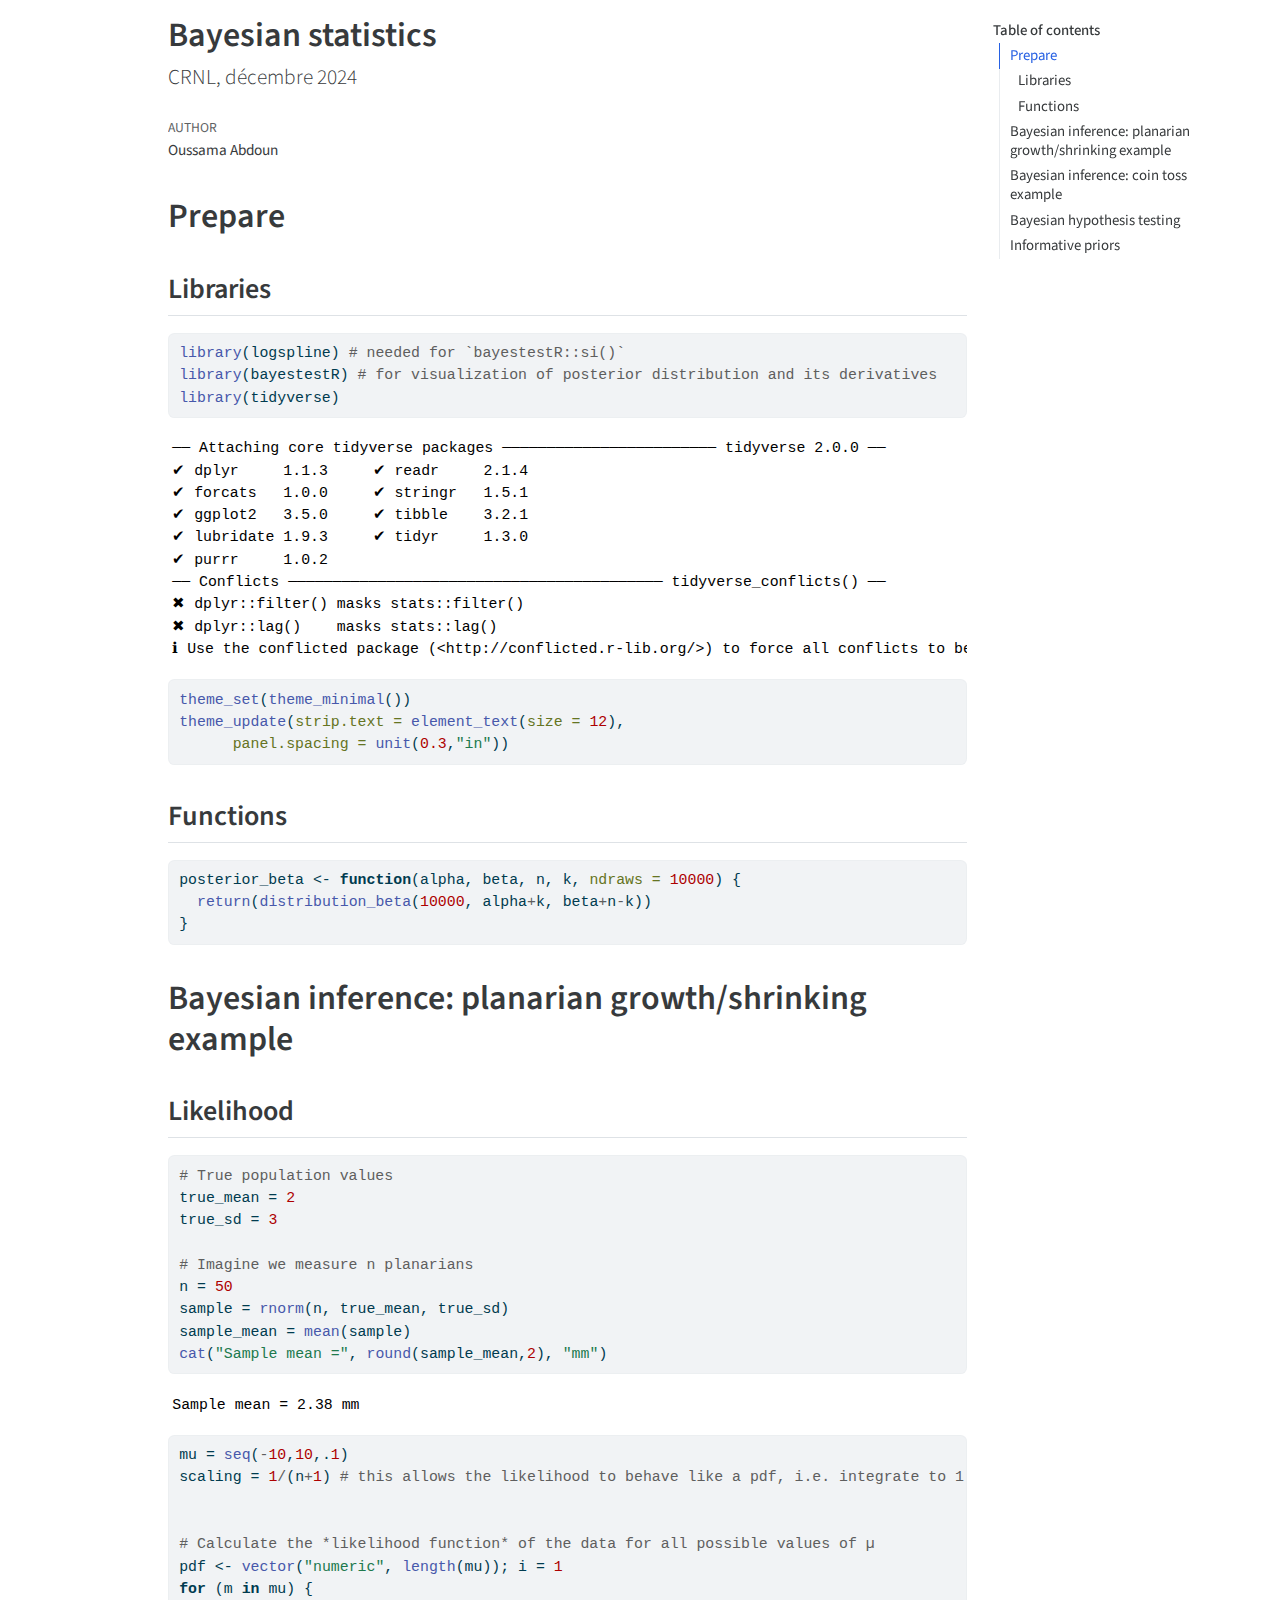
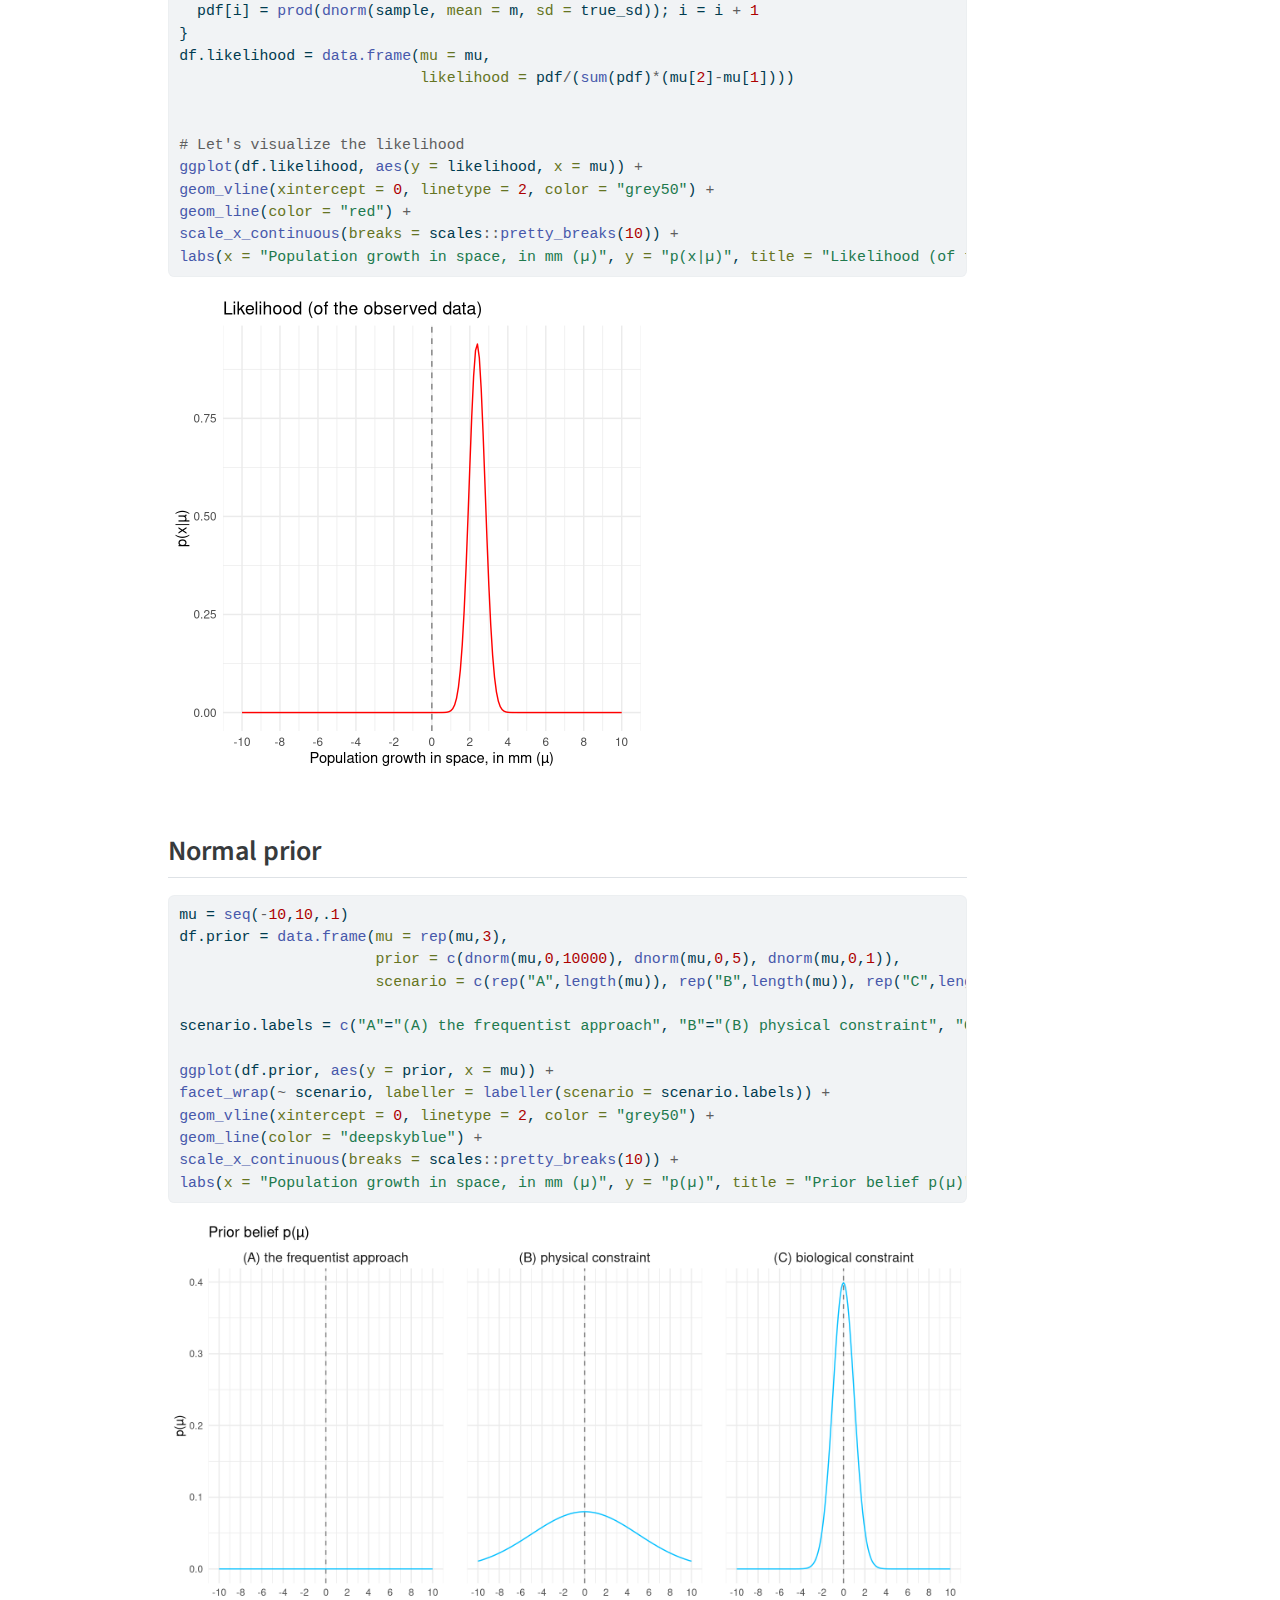
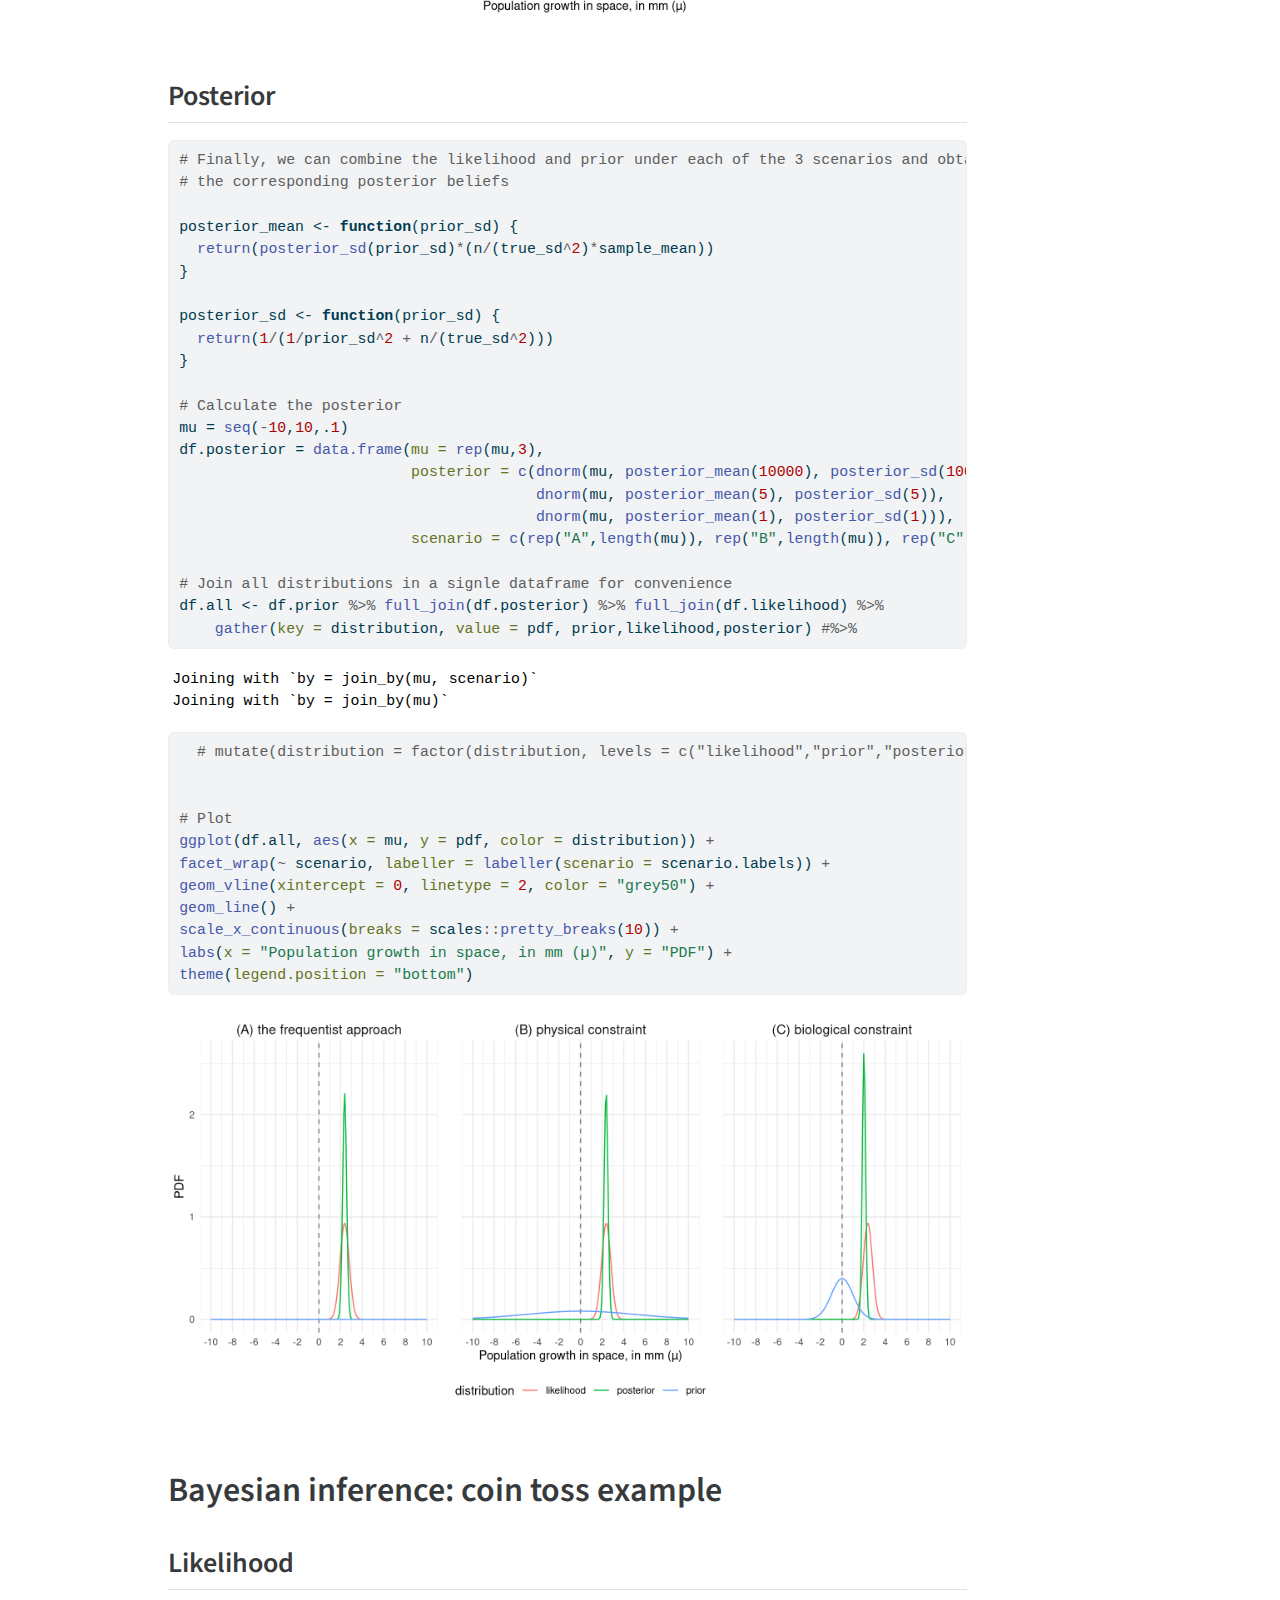
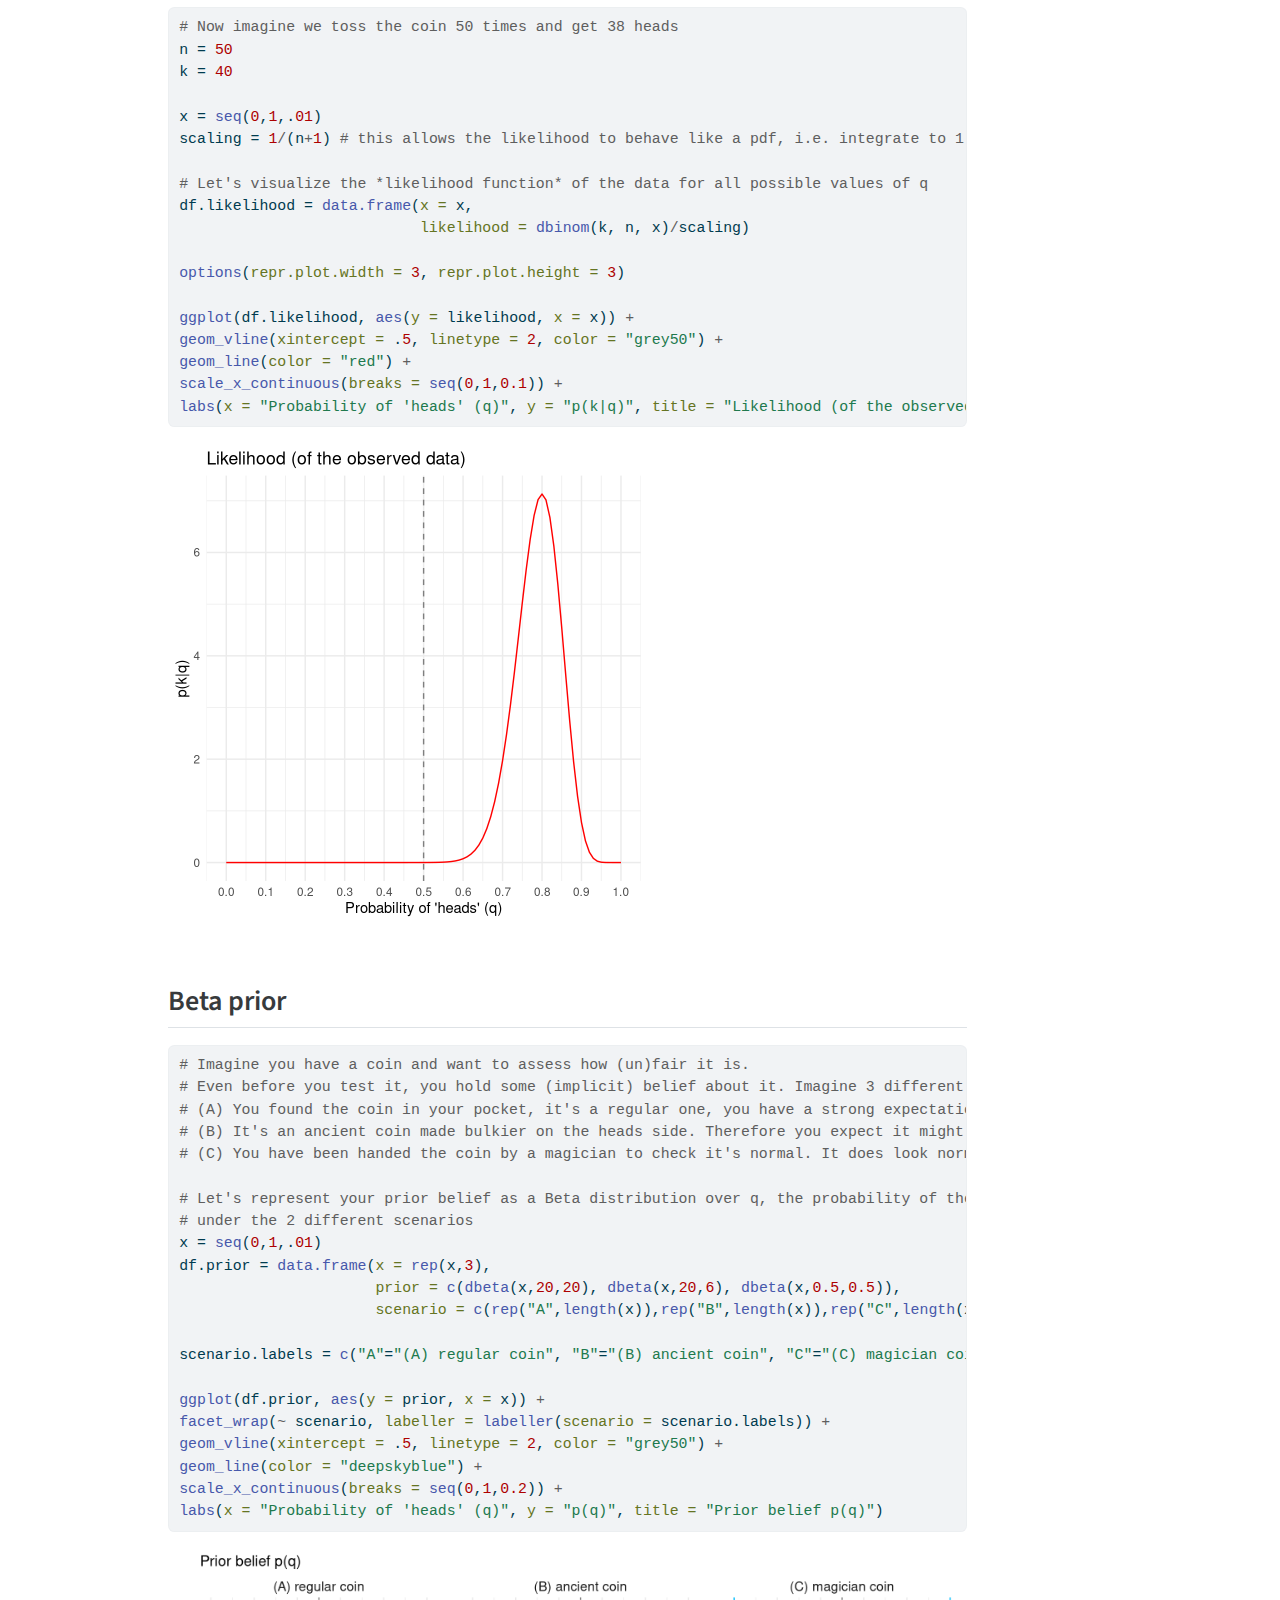
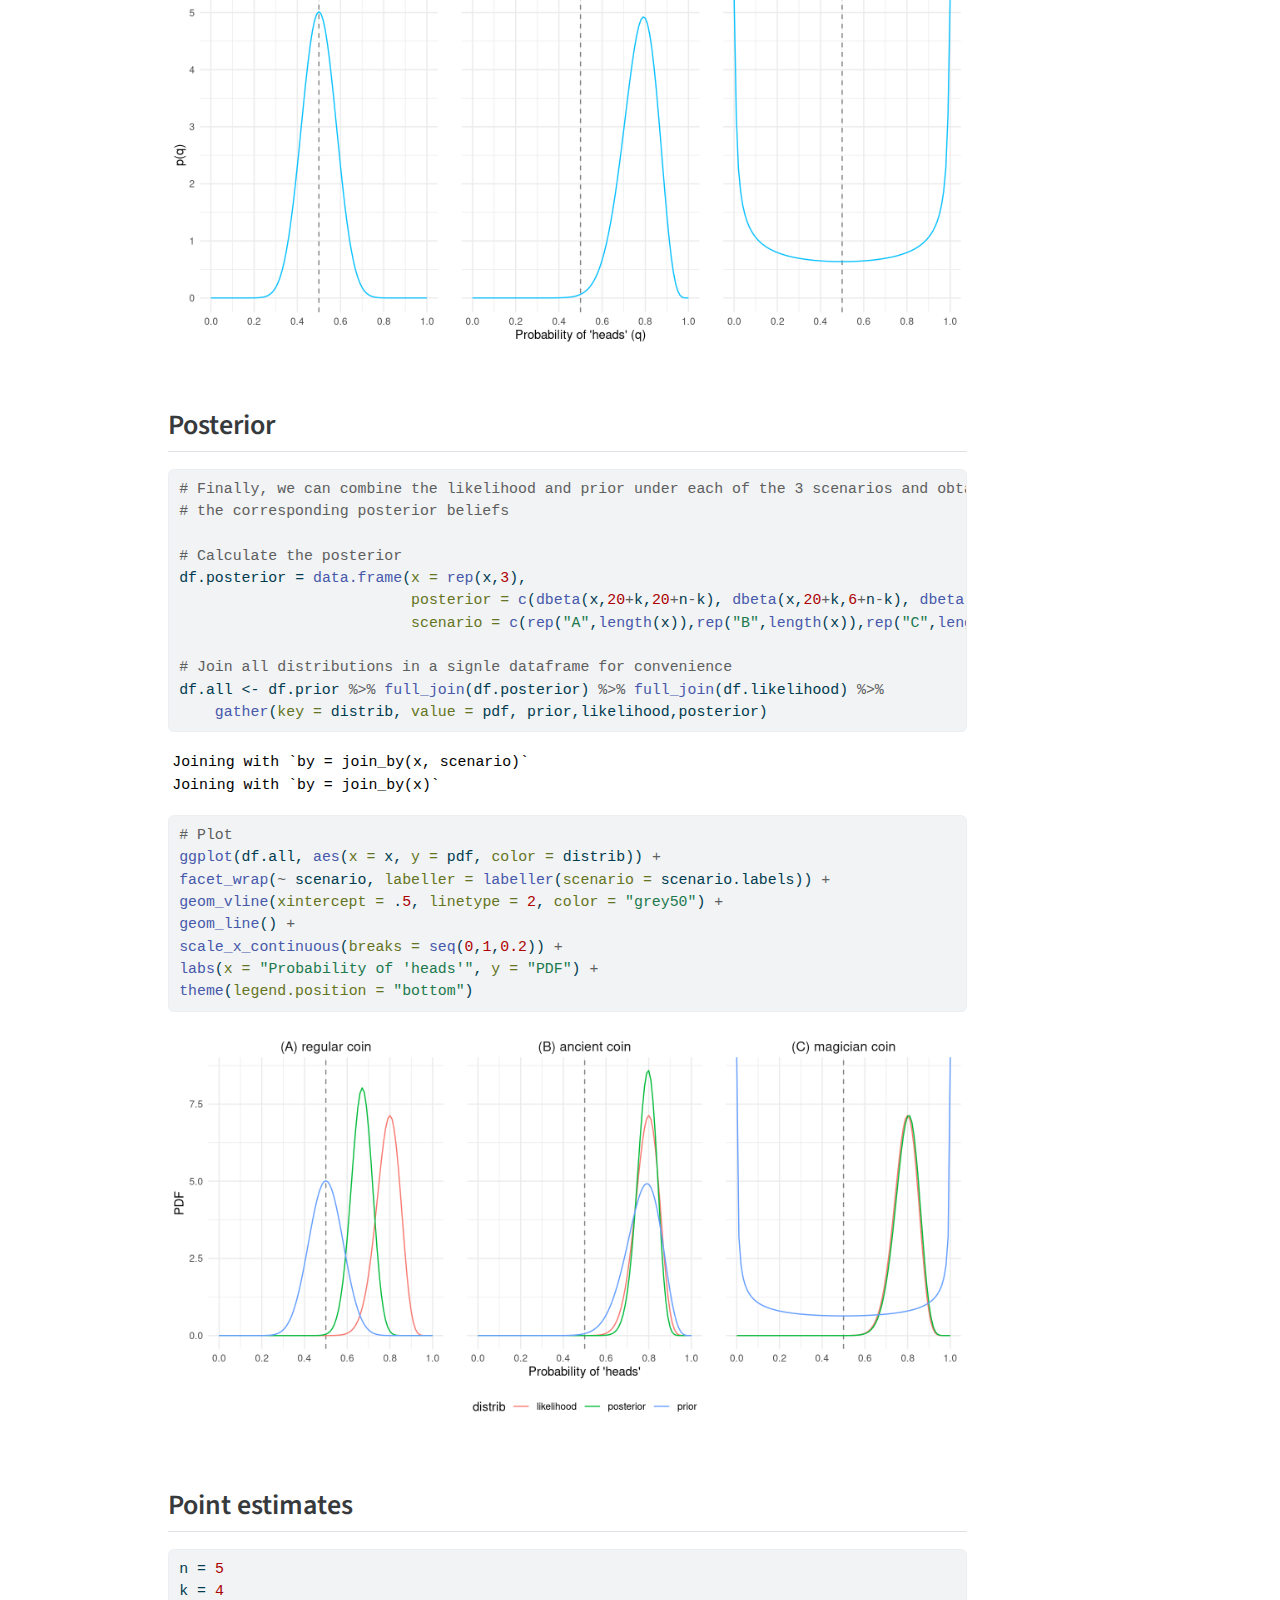
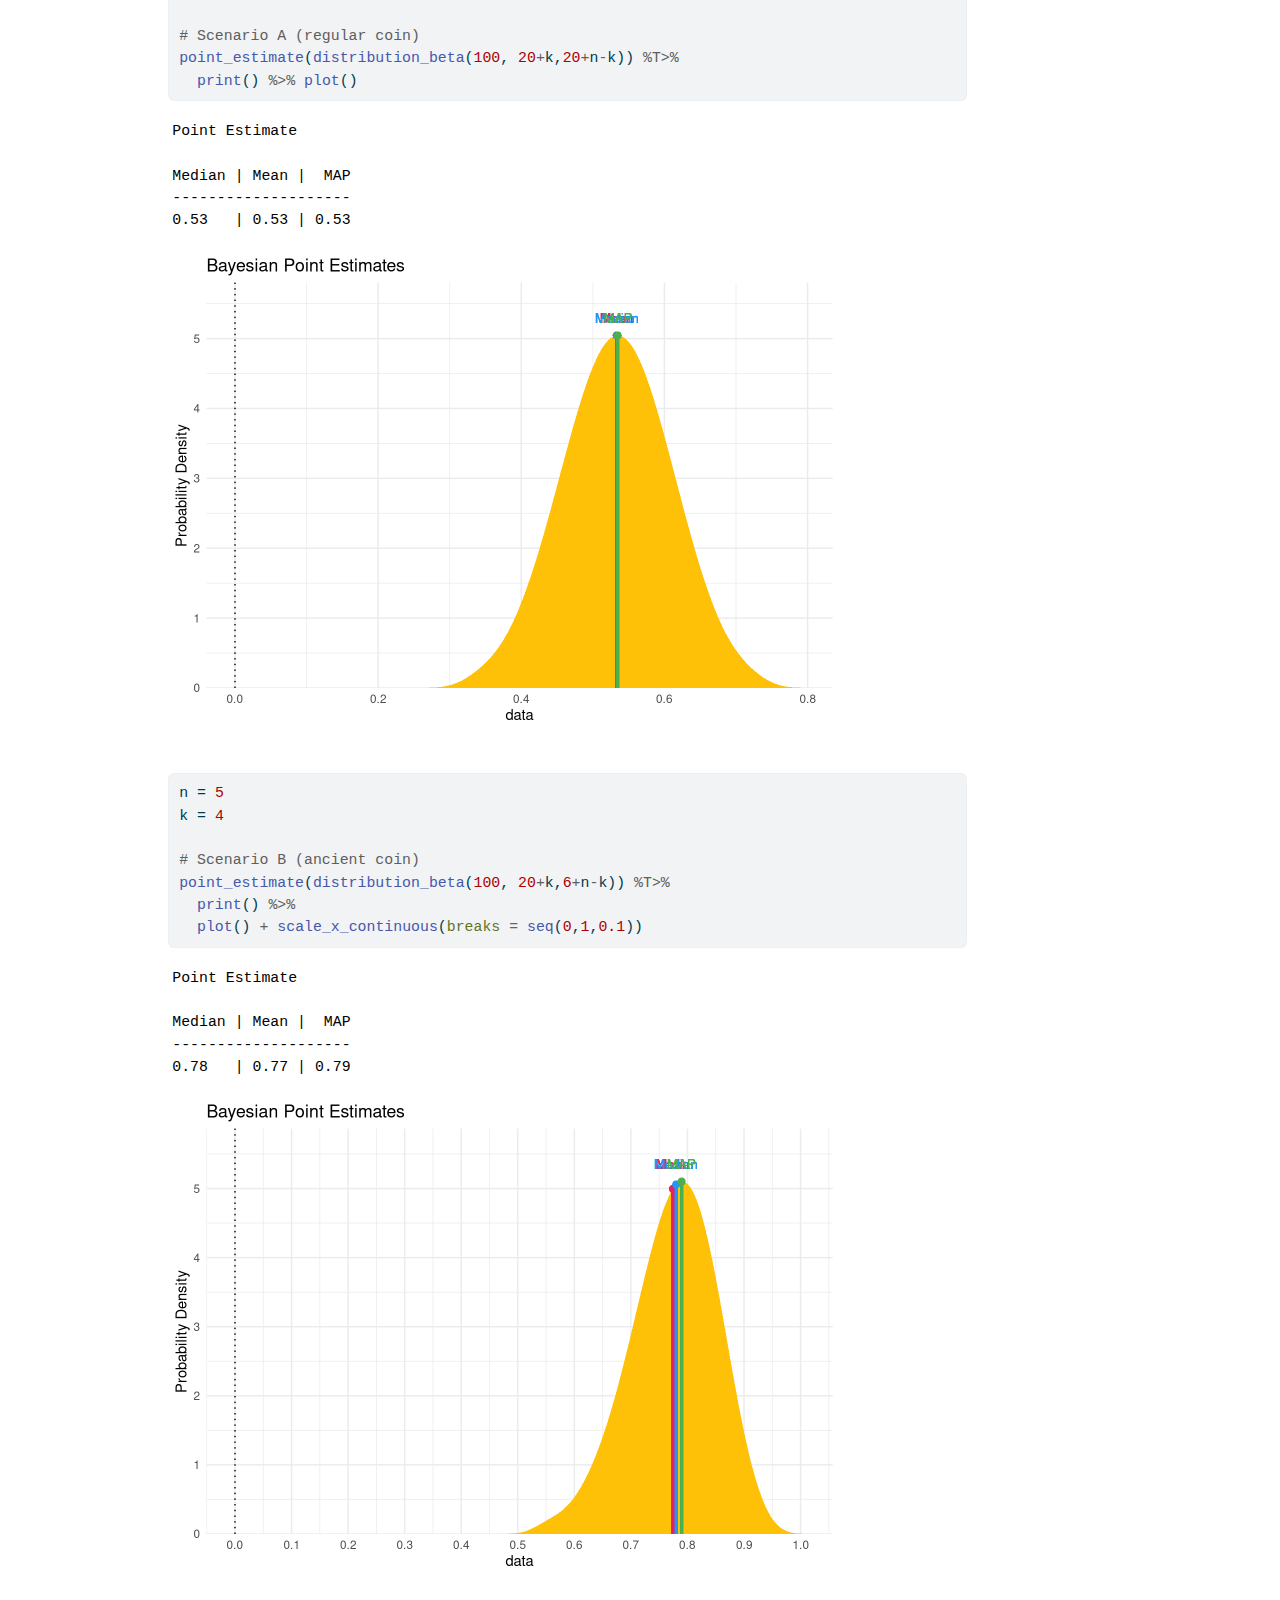
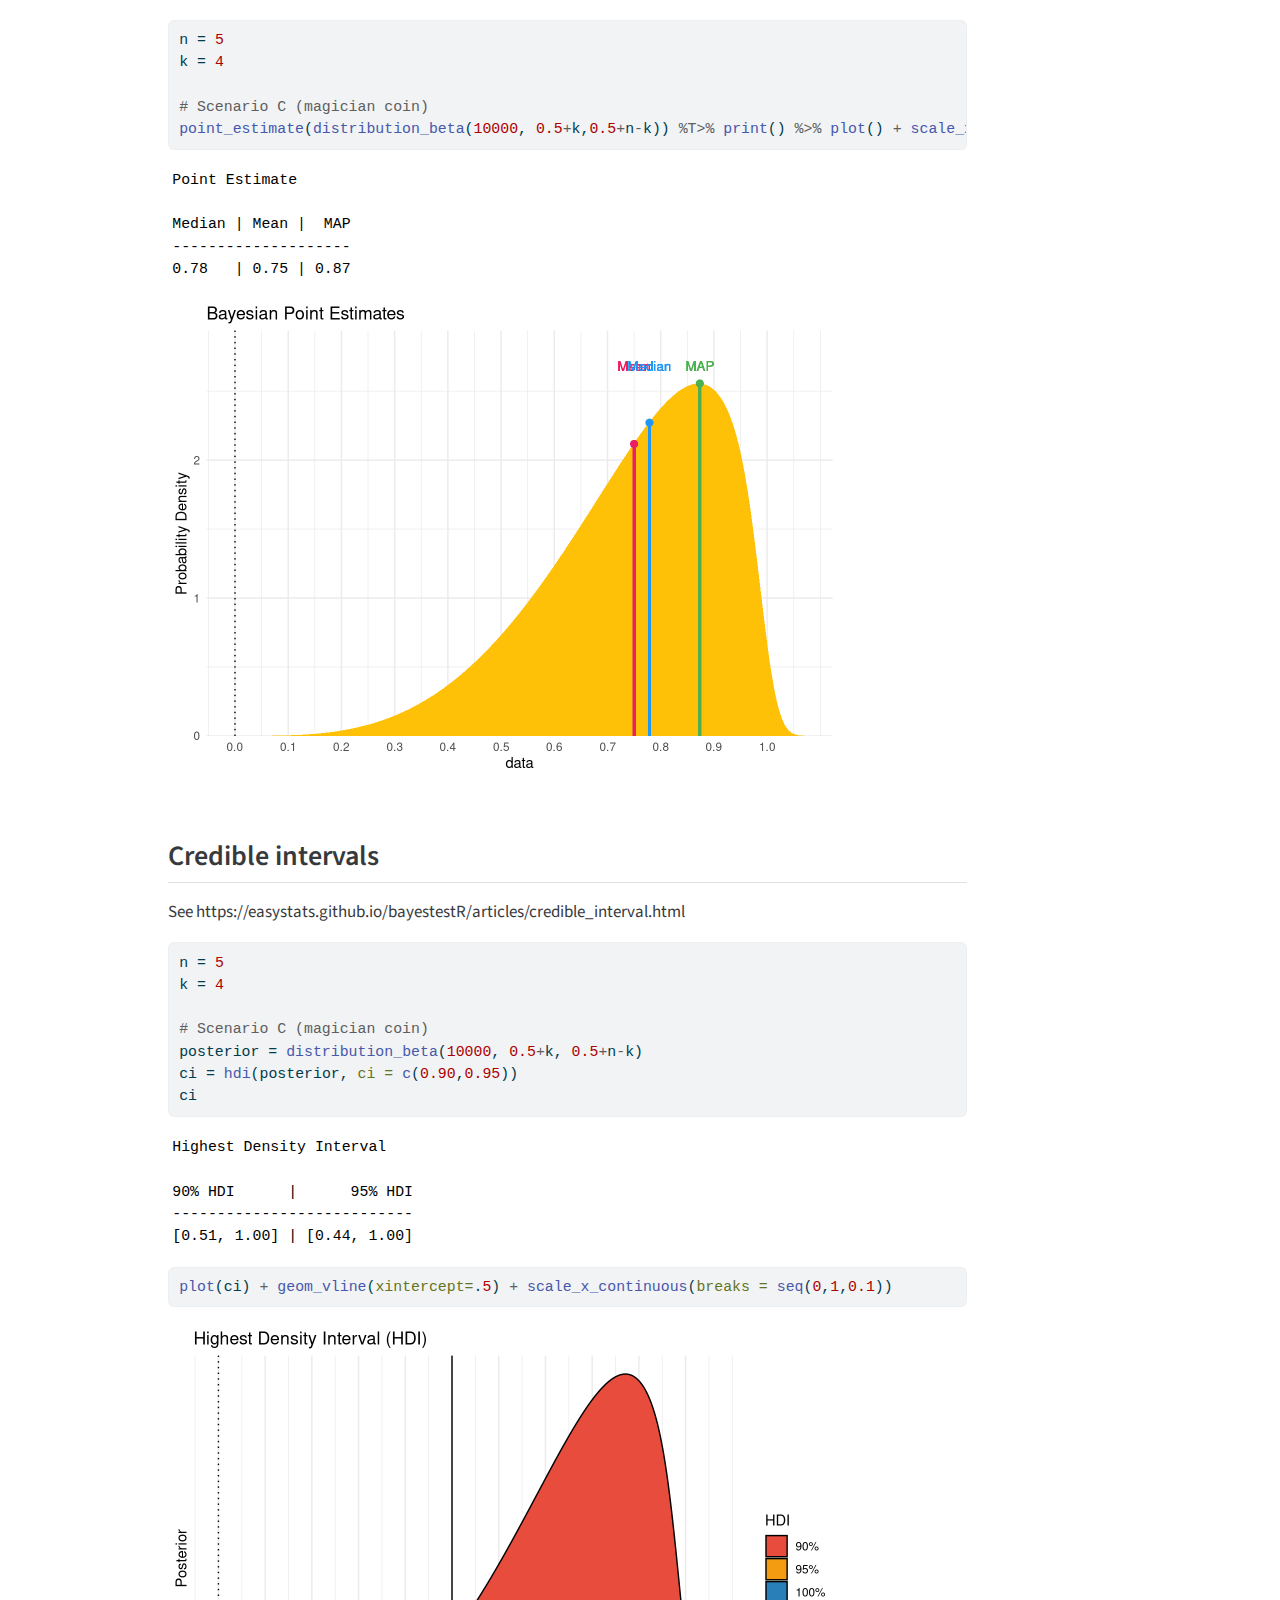
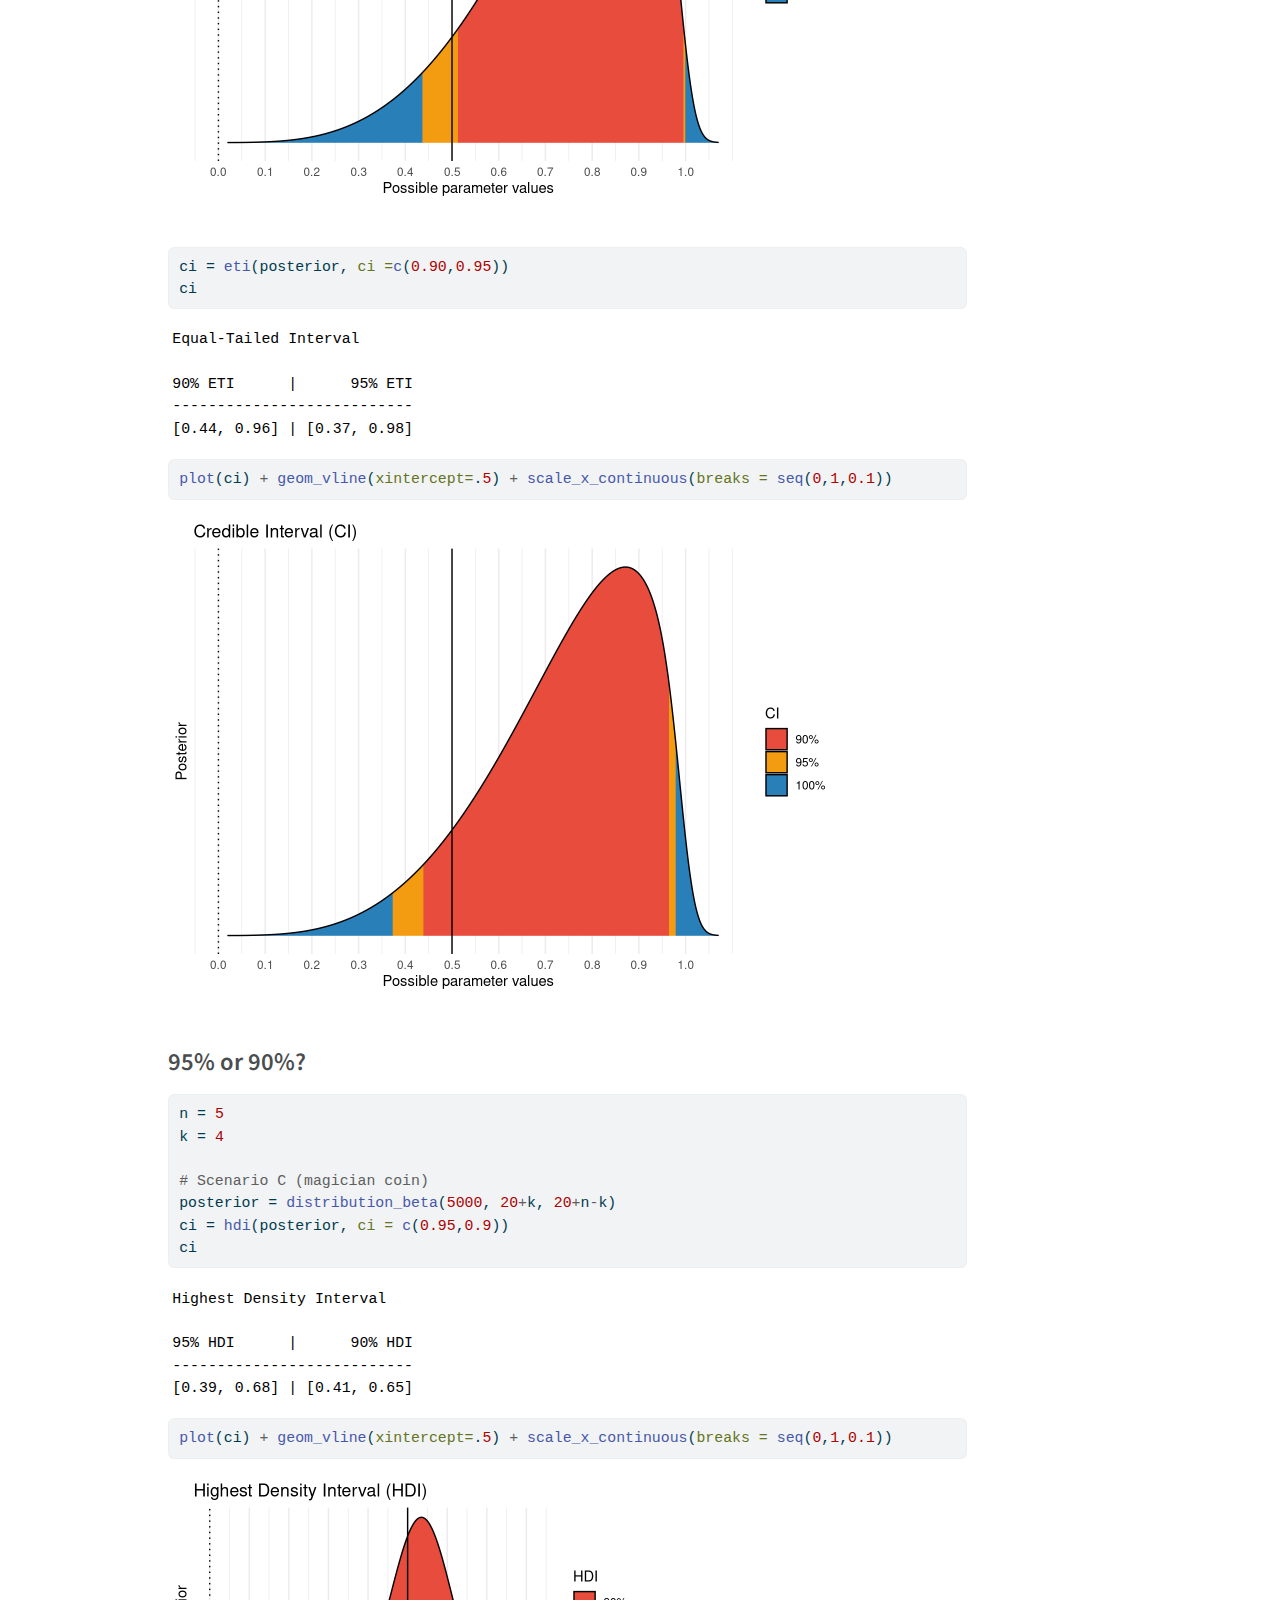
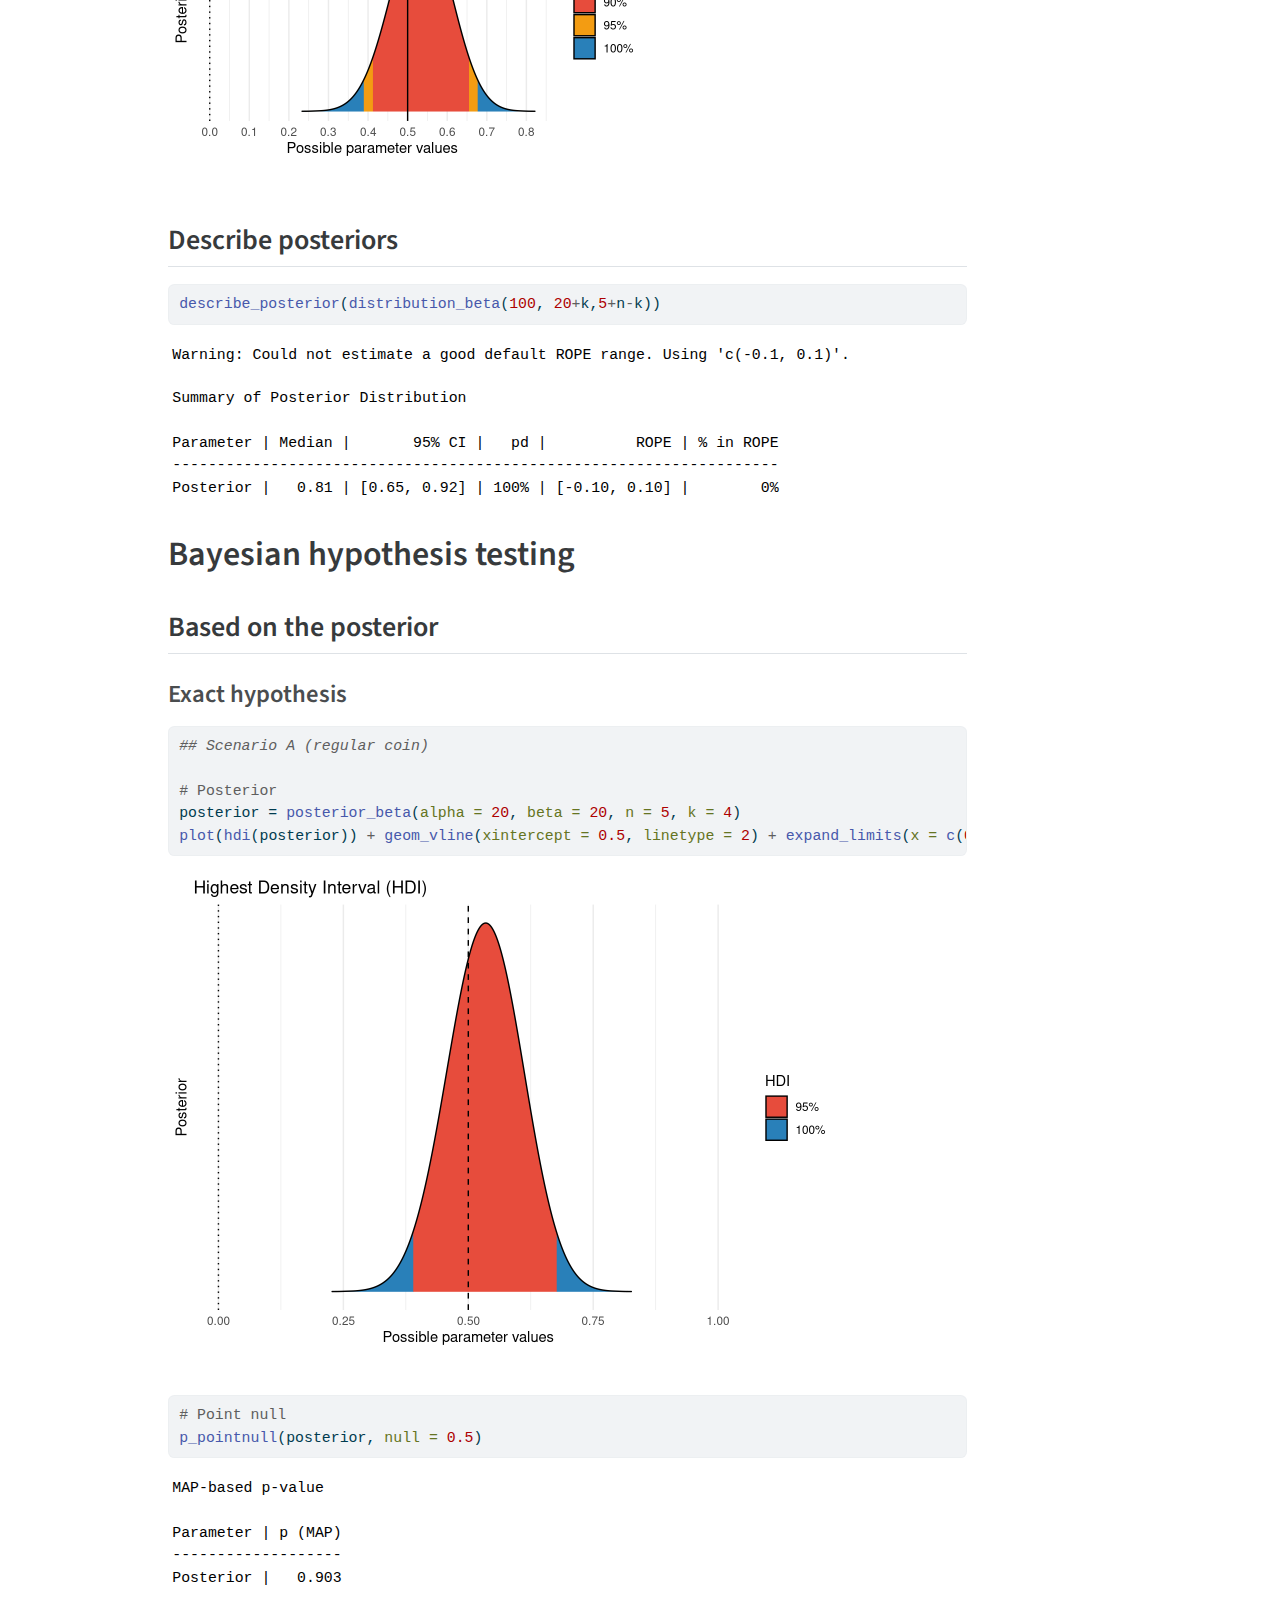
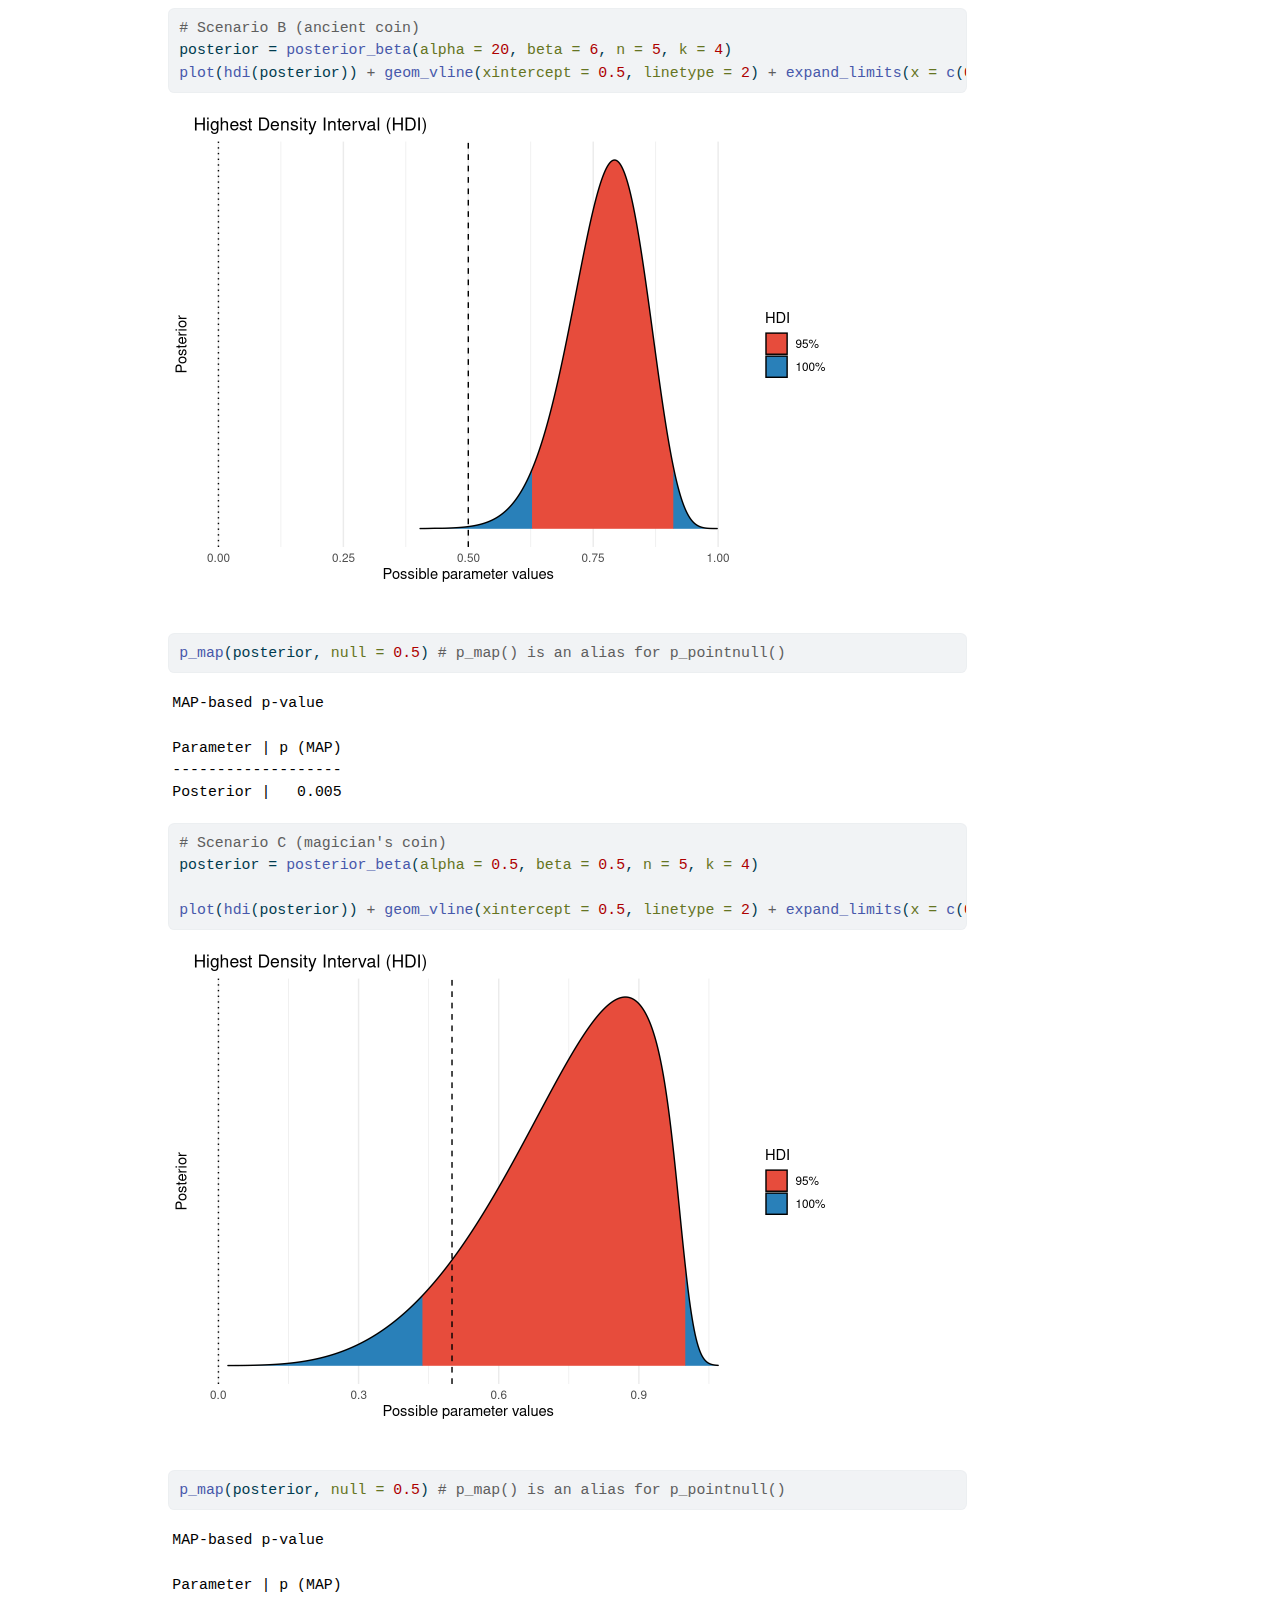
<file: docs/BayesStats_code.html>
<!DOCTYPE html>
<html xmlns="http://www.w3.org/1999/xhtml" lang="en" xml:lang="en"><head>

<meta charset="utf-8">
<meta name="generator" content="quarto-1.5.57">

<meta name="viewport" content="width=device-width, initial-scale=1.0, user-scalable=yes">

<meta name="author" content="Oussama Abdoun">

<title>Bayesian statistics</title>
<style>
code{white-space: pre-wrap;}
span.smallcaps{font-variant: small-caps;}
div.columns{display: flex; gap: min(4vw, 1.5em);}
div.column{flex: auto; overflow-x: auto;}
div.hanging-indent{margin-left: 1.5em; text-indent: -1.5em;}
ul.task-list{list-style: none;}
ul.task-list li input[type="checkbox"] {
  width: 0.8em;
  margin: 0 0.8em 0.2em -1em; /* quarto-specific, see https://github.com/quarto-dev/quarto-cli/issues/4556 */ 
  vertical-align: middle;
}
/* CSS for syntax highlighting */
pre > code.sourceCode { white-space: pre; position: relative; }
pre > code.sourceCode > span { line-height: 1.25; }
pre > code.sourceCode > span:empty { height: 1.2em; }
.sourceCode { overflow: visible; }
code.sourceCode > span { color: inherit; text-decoration: inherit; }
div.sourceCode { margin: 1em 0; }
pre.sourceCode { margin: 0; }
@media screen {
div.sourceCode { overflow: auto; }
}
@media print {
pre > code.sourceCode { white-space: pre-wrap; }
pre > code.sourceCode > span { display: inline-block; text-indent: -5em; padding-left: 5em; }
}
pre.numberSource code
  { counter-reset: source-line 0; }
pre.numberSource code > span
  { position: relative; left: -4em; counter-increment: source-line; }
pre.numberSource code > span > a:first-child::before
  { content: counter(source-line);
    position: relative; left: -1em; text-align: right; vertical-align: baseline;
    border: none; display: inline-block;
    -webkit-touch-callout: none; -webkit-user-select: none;
    -khtml-user-select: none; -moz-user-select: none;
    -ms-user-select: none; user-select: none;
    padding: 0 4px; width: 4em;
  }
pre.numberSource { margin-left: 3em;  padding-left: 4px; }
div.sourceCode
  {   }
@media screen {
pre > code.sourceCode > span > a:first-child::before { text-decoration: underline; }
}
</style>


<script src="BayesStats_code_files/libs/clipboard/clipboard.min.js"></script>
<script src="BayesStats_code_files/libs/quarto-html/quarto.js"></script>
<script src="BayesStats_code_files/libs/quarto-html/popper.min.js"></script>
<script src="BayesStats_code_files/libs/quarto-html/tippy.umd.min.js"></script>
<script src="BayesStats_code_files/libs/quarto-html/anchor.min.js"></script>
<link href="BayesStats_code_files/libs/quarto-html/tippy.css" rel="stylesheet">
<link href="BayesStats_code_files/libs/quarto-html/quarto-syntax-highlighting.css" rel="stylesheet" id="quarto-text-highlighting-styles">
<script src="BayesStats_code_files/libs/bootstrap/bootstrap.min.js"></script>
<link href="BayesStats_code_files/libs/bootstrap/bootstrap-icons.css" rel="stylesheet">
<link href="BayesStats_code_files/libs/bootstrap/bootstrap.min.css" rel="stylesheet" id="quarto-bootstrap" data-mode="light">


</head>

<body>

<div id="quarto-content" class="page-columns page-rows-contents page-layout-article">
<div id="quarto-margin-sidebar" class="sidebar margin-sidebar">
  <nav id="TOC" role="doc-toc" class="toc-active">
    <h2 id="toc-title">Table of contents</h2>
   
  <ul>
  <li><a href="#prepare" id="toc-prepare" class="nav-link active" data-scroll-target="#prepare">Prepare</a>
  <ul class="collapse">
  <li><a href="#libraries" id="toc-libraries" class="nav-link" data-scroll-target="#libraries">Libraries</a></li>
  <li><a href="#functions" id="toc-functions" class="nav-link" data-scroll-target="#functions">Functions</a></li>
  </ul></li>
  <li><a href="#bayesian-inference-planarian-growthshrinking-example" id="toc-bayesian-inference-planarian-growthshrinking-example" class="nav-link" data-scroll-target="#bayesian-inference-planarian-growthshrinking-example">Bayesian inference: planarian growth/shrinking example</a>
  <ul class="collapse">
  <li><a href="#likelihood" id="toc-likelihood" class="nav-link" data-scroll-target="#likelihood">Likelihood</a></li>
  <li><a href="#normal-prior" id="toc-normal-prior" class="nav-link" data-scroll-target="#normal-prior">Normal prior</a></li>
  <li><a href="#posterior" id="toc-posterior" class="nav-link" data-scroll-target="#posterior">Posterior</a></li>
  </ul></li>
  <li><a href="#bayesian-inference-coin-toss-example" id="toc-bayesian-inference-coin-toss-example" class="nav-link" data-scroll-target="#bayesian-inference-coin-toss-example">Bayesian inference: coin toss example</a>
  <ul class="collapse">
  <li><a href="#likelihood-1" id="toc-likelihood-1" class="nav-link" data-scroll-target="#likelihood-1">Likelihood</a></li>
  <li><a href="#beta-prior" id="toc-beta-prior" class="nav-link" data-scroll-target="#beta-prior">Beta prior</a></li>
  <li><a href="#posterior-1" id="toc-posterior-1" class="nav-link" data-scroll-target="#posterior-1">Posterior</a></li>
  <li><a href="#point-estimates" id="toc-point-estimates" class="nav-link" data-scroll-target="#point-estimates">Point estimates</a></li>
  <li><a href="#credible-intervals" id="toc-credible-intervals" class="nav-link" data-scroll-target="#credible-intervals">Credible intervals</a>
  <ul class="collapse">
  <li><a href="#or-90" id="toc-or-90" class="nav-link" data-scroll-target="#or-90">95% or 90%?</a></li>
  </ul></li>
  <li><a href="#describe-posteriors" id="toc-describe-posteriors" class="nav-link" data-scroll-target="#describe-posteriors">Describe posteriors</a></li>
  </ul></li>
  <li><a href="#bayesian-hypothesis-testing" id="toc-bayesian-hypothesis-testing" class="nav-link" data-scroll-target="#bayesian-hypothesis-testing">Bayesian hypothesis testing</a>
  <ul class="collapse">
  <li><a href="#based-on-the-posterior" id="toc-based-on-the-posterior" class="nav-link" data-scroll-target="#based-on-the-posterior">Based on the posterior</a>
  <ul class="collapse">
  <li><a href="#exact-hypothesis" id="toc-exact-hypothesis" class="nav-link" data-scroll-target="#exact-hypothesis">Exact hypothesis</a></li>
  <li><a href="#range-hypothesis" id="toc-range-hypothesis" class="nav-link" data-scroll-target="#range-hypothesis">Range hypothesis</a></li>
  <li><a href="#two-sample-location-test-with-bayesianfirstaid" id="toc-two-sample-location-test-with-bayesianfirstaid" class="nav-link" data-scroll-target="#two-sample-location-test-with-bayesianfirstaid">Two-sample location test (with BayesianFirstAid)</a></li>
  <li><a href="#correlation-with-bayesianfirstaid" id="toc-correlation-with-bayesianfirstaid" class="nav-link" data-scroll-target="#correlation-with-bayesianfirstaid">Correlation (with BayesianFirstAid)</a></li>
  <li><a href="#linear-model-with-rstanarm" id="toc-linear-model-with-rstanarm" class="nav-link" data-scroll-target="#linear-model-with-rstanarm">Linear model (with rstanarm)</a></li>
  </ul></li>
  <li><a href="#based-on-the-bayes-factor-bf" id="toc-based-on-the-bayes-factor-bf" class="nav-link" data-scroll-target="#based-on-the-bayes-factor-bf">Based on the Bayes Factor (BF)</a>
  <ul class="collapse">
  <li><a href="#savage-dickey-density-ratio" id="toc-savage-dickey-density-ratio" class="nav-link" data-scroll-target="#savage-dickey-density-ratio">Savage-Dickey density ratio</a></li>
  <li><a href="#bf" id="toc-bf" class="nav-link" data-scroll-target="#bf">BF</a></li>
  <li><a href="#two-sample-location-test-bayesfactor" id="toc-two-sample-location-test-bayesfactor" class="nav-link" data-scroll-target="#two-sample-location-test-bayesfactor">Two-sample location test (BayesFactor)</a></li>
  </ul></li>
  </ul></li>
  <li><a href="#informative-priors" id="toc-informative-priors" class="nav-link" data-scroll-target="#informative-priors">Informative priors</a></li>
  </ul>
</nav>
</div>
<main class="content" id="quarto-document-content">

<header id="title-block-header" class="quarto-title-block default">
<div class="quarto-title">
<h1 class="title">Bayesian statistics</h1>
<p class="subtitle lead">CRNL, décembre 2024</p>
</div>



<div class="quarto-title-meta">

    <div>
    <div class="quarto-title-meta-heading">Author</div>
    <div class="quarto-title-meta-contents">
             <p>Oussama Abdoun </p>
          </div>
  </div>
    
  
    
  </div>
  


</header>


<section id="prepare" class="level1">
<h1>Prepare</h1>
<section id="libraries" class="level2">
<h2 class="anchored" data-anchor-id="libraries">Libraries</h2>
<div class="cell">
<div class="sourceCode cell-code" id="cb1"><pre class="sourceCode r code-with-copy"><code class="sourceCode r"><span id="cb1-1"><a href="#cb1-1" aria-hidden="true" tabindex="-1"></a><span class="fu">library</span>(logspline) <span class="co"># needed for `bayestestR::si()`</span></span>
<span id="cb1-2"><a href="#cb1-2" aria-hidden="true" tabindex="-1"></a><span class="fu">library</span>(bayestestR) <span class="co"># for visualization of posterior distribution and its derivatives</span></span>
<span id="cb1-3"><a href="#cb1-3" aria-hidden="true" tabindex="-1"></a><span class="fu">library</span>(tidyverse)</span></code><button title="Copy to Clipboard" class="code-copy-button"><i class="bi"></i></button></pre></div>
<div class="cell-output cell-output-stderr">
<pre><code>── Attaching core tidyverse packages ──────────────────────── tidyverse 2.0.0 ──
✔ dplyr     1.1.3     ✔ readr     2.1.4
✔ forcats   1.0.0     ✔ stringr   1.5.1
✔ ggplot2   3.5.0     ✔ tibble    3.2.1
✔ lubridate 1.9.3     ✔ tidyr     1.3.0
✔ purrr     1.0.2     
── Conflicts ────────────────────────────────────────── tidyverse_conflicts() ──
✖ dplyr::filter() masks stats::filter()
✖ dplyr::lag()    masks stats::lag()
ℹ Use the conflicted package (&lt;http://conflicted.r-lib.org/&gt;) to force all conflicts to become errors</code></pre>
</div>
<div class="sourceCode cell-code" id="cb3"><pre class="sourceCode r code-with-copy"><code class="sourceCode r"><span id="cb3-1"><a href="#cb3-1" aria-hidden="true" tabindex="-1"></a><span class="fu">theme_set</span>(<span class="fu">theme_minimal</span>())</span>
<span id="cb3-2"><a href="#cb3-2" aria-hidden="true" tabindex="-1"></a><span class="fu">theme_update</span>(<span class="at">strip.text =</span> <span class="fu">element_text</span>(<span class="at">size =</span> <span class="dv">12</span>),</span>
<span id="cb3-3"><a href="#cb3-3" aria-hidden="true" tabindex="-1"></a>      <span class="at">panel.spacing =</span> <span class="fu">unit</span>(<span class="fl">0.3</span>,<span class="st">"in"</span>))</span></code><button title="Copy to Clipboard" class="code-copy-button"><i class="bi"></i></button></pre></div>
</div>
</section>
<section id="functions" class="level2">
<h2 class="anchored" data-anchor-id="functions">Functions</h2>
<div class="cell">
<div class="sourceCode cell-code" id="cb4"><pre class="sourceCode r code-with-copy"><code class="sourceCode r"><span id="cb4-1"><a href="#cb4-1" aria-hidden="true" tabindex="-1"></a>posterior_beta <span class="ot">&lt;-</span> <span class="cf">function</span>(alpha, beta, n, k, <span class="at">ndraws =</span> <span class="dv">10000</span>) {</span>
<span id="cb4-2"><a href="#cb4-2" aria-hidden="true" tabindex="-1"></a>  <span class="fu">return</span>(<span class="fu">distribution_beta</span>(<span class="dv">10000</span>, alpha<span class="sc">+</span>k, beta<span class="sc">+</span>n<span class="sc">-</span>k))</span>
<span id="cb4-3"><a href="#cb4-3" aria-hidden="true" tabindex="-1"></a>}</span></code><button title="Copy to Clipboard" class="code-copy-button"><i class="bi"></i></button></pre></div>
</div>
</section>
</section>
<section id="bayesian-inference-planarian-growthshrinking-example" class="level1">
<h1>Bayesian inference: planarian growth/shrinking example</h1>
<section id="likelihood" class="level2">
<h2 class="anchored" data-anchor-id="likelihood">Likelihood</h2>
<div class="cell">
<div class="sourceCode cell-code" id="cb5"><pre class="sourceCode r code-with-copy"><code class="sourceCode r"><span id="cb5-1"><a href="#cb5-1" aria-hidden="true" tabindex="-1"></a><span class="co"># True population values</span></span>
<span id="cb5-2"><a href="#cb5-2" aria-hidden="true" tabindex="-1"></a>true_mean <span class="ot">=</span> <span class="dv">2</span></span>
<span id="cb5-3"><a href="#cb5-3" aria-hidden="true" tabindex="-1"></a>true_sd <span class="ot">=</span> <span class="dv">3</span></span>
<span id="cb5-4"><a href="#cb5-4" aria-hidden="true" tabindex="-1"></a></span>
<span id="cb5-5"><a href="#cb5-5" aria-hidden="true" tabindex="-1"></a><span class="co"># Imagine we measure n planarians</span></span>
<span id="cb5-6"><a href="#cb5-6" aria-hidden="true" tabindex="-1"></a>n <span class="ot">=</span> <span class="dv">50</span></span>
<span id="cb5-7"><a href="#cb5-7" aria-hidden="true" tabindex="-1"></a>sample <span class="ot">=</span> <span class="fu">rnorm</span>(n, true_mean, true_sd)</span>
<span id="cb5-8"><a href="#cb5-8" aria-hidden="true" tabindex="-1"></a>sample_mean <span class="ot">=</span> <span class="fu">mean</span>(sample)</span>
<span id="cb5-9"><a href="#cb5-9" aria-hidden="true" tabindex="-1"></a><span class="fu">cat</span>(<span class="st">"Sample mean ="</span>, <span class="fu">round</span>(sample_mean,<span class="dv">2</span>), <span class="st">"mm"</span>)</span></code><button title="Copy to Clipboard" class="code-copy-button"><i class="bi"></i></button></pre></div>
<div class="cell-output cell-output-stdout">
<pre><code>Sample mean = 2.38 mm</code></pre>
</div>
<div class="sourceCode cell-code" id="cb7"><pre class="sourceCode r code-with-copy"><code class="sourceCode r"><span id="cb7-1"><a href="#cb7-1" aria-hidden="true" tabindex="-1"></a>mu <span class="ot">=</span> <span class="fu">seq</span>(<span class="sc">-</span><span class="dv">10</span>,<span class="dv">10</span>,.<span class="dv">1</span>)</span>
<span id="cb7-2"><a href="#cb7-2" aria-hidden="true" tabindex="-1"></a>scaling <span class="ot">=</span> <span class="dv">1</span><span class="sc">/</span>(n<span class="sc">+</span><span class="dv">1</span>) <span class="co"># this allows the likelihood to behave like a pdf, i.e. integrate to 1</span></span>
<span id="cb7-3"><a href="#cb7-3" aria-hidden="true" tabindex="-1"></a></span>
<span id="cb7-4"><a href="#cb7-4" aria-hidden="true" tabindex="-1"></a></span>
<span id="cb7-5"><a href="#cb7-5" aria-hidden="true" tabindex="-1"></a><span class="co"># Calculate the *likelihood function* of the data for all possible values of µ</span></span>
<span id="cb7-6"><a href="#cb7-6" aria-hidden="true" tabindex="-1"></a>pdf <span class="ot">&lt;-</span> <span class="fu">vector</span>(<span class="st">"numeric"</span>, <span class="fu">length</span>(mu)); i <span class="ot">=</span> <span class="dv">1</span></span>
<span id="cb7-7"><a href="#cb7-7" aria-hidden="true" tabindex="-1"></a><span class="cf">for</span> (m <span class="cf">in</span> mu) {</span>
<span id="cb7-8"><a href="#cb7-8" aria-hidden="true" tabindex="-1"></a>  pdf[i] <span class="ot">=</span> <span class="fu">prod</span>(<span class="fu">dnorm</span>(sample, <span class="at">mean =</span> m, <span class="at">sd =</span> true_sd)); i <span class="ot">=</span> i <span class="sc">+</span> <span class="dv">1</span></span>
<span id="cb7-9"><a href="#cb7-9" aria-hidden="true" tabindex="-1"></a>}</span>
<span id="cb7-10"><a href="#cb7-10" aria-hidden="true" tabindex="-1"></a>df.likelihood <span class="ot">=</span> <span class="fu">data.frame</span>(<span class="at">mu =</span> mu,</span>
<span id="cb7-11"><a href="#cb7-11" aria-hidden="true" tabindex="-1"></a>                           <span class="at">likelihood =</span> pdf<span class="sc">/</span>(<span class="fu">sum</span>(pdf)<span class="sc">*</span>(mu[<span class="dv">2</span>]<span class="sc">-</span>mu[<span class="dv">1</span>])))</span>
<span id="cb7-12"><a href="#cb7-12" aria-hidden="true" tabindex="-1"></a></span>
<span id="cb7-13"><a href="#cb7-13" aria-hidden="true" tabindex="-1"></a></span>
<span id="cb7-14"><a href="#cb7-14" aria-hidden="true" tabindex="-1"></a><span class="co"># Let's visualize the likelihood</span></span>
<span id="cb7-15"><a href="#cb7-15" aria-hidden="true" tabindex="-1"></a><span class="fu">ggplot</span>(df.likelihood, <span class="fu">aes</span>(<span class="at">y =</span> likelihood, <span class="at">x =</span> mu)) <span class="sc">+</span></span>
<span id="cb7-16"><a href="#cb7-16" aria-hidden="true" tabindex="-1"></a><span class="fu">geom_vline</span>(<span class="at">xintercept =</span> <span class="dv">0</span>, <span class="at">linetype =</span> <span class="dv">2</span>, <span class="at">color =</span> <span class="st">"grey50"</span>) <span class="sc">+</span></span>
<span id="cb7-17"><a href="#cb7-17" aria-hidden="true" tabindex="-1"></a><span class="fu">geom_line</span>(<span class="at">color =</span> <span class="st">"red"</span>) <span class="sc">+</span></span>
<span id="cb7-18"><a href="#cb7-18" aria-hidden="true" tabindex="-1"></a><span class="fu">scale_x_continuous</span>(<span class="at">breaks =</span> scales<span class="sc">::</span><span class="fu">pretty_breaks</span>(<span class="dv">10</span>)) <span class="sc">+</span></span>
<span id="cb7-19"><a href="#cb7-19" aria-hidden="true" tabindex="-1"></a><span class="fu">labs</span>(<span class="at">x =</span> <span class="st">"Population growth in space, in mm (µ)"</span>, <span class="at">y =</span> <span class="st">"p(x|µ)"</span>, <span class="at">title =</span> <span class="st">"Likelihood (of the observed data)"</span>)</span></code><button title="Copy to Clipboard" class="code-copy-button"><i class="bi"></i></button></pre></div>
<div class="cell-output-display">
<div>
<figure class="figure">
<p><img src="BayesStats_code_files/figure-html/unnamed-chunk-3-1.png" class="img-fluid figure-img" width="480"></p>
</figure>
</div>
</div>
</div>
</section>
<section id="normal-prior" class="level2">
<h2 class="anchored" data-anchor-id="normal-prior">Normal prior</h2>
<div class="cell">
<div class="sourceCode cell-code" id="cb8"><pre class="sourceCode r code-with-copy"><code class="sourceCode r"><span id="cb8-1"><a href="#cb8-1" aria-hidden="true" tabindex="-1"></a>mu <span class="ot">=</span> <span class="fu">seq</span>(<span class="sc">-</span><span class="dv">10</span>,<span class="dv">10</span>,.<span class="dv">1</span>)</span>
<span id="cb8-2"><a href="#cb8-2" aria-hidden="true" tabindex="-1"></a>df.prior <span class="ot">=</span> <span class="fu">data.frame</span>(<span class="at">mu =</span> <span class="fu">rep</span>(mu,<span class="dv">3</span>),</span>
<span id="cb8-3"><a href="#cb8-3" aria-hidden="true" tabindex="-1"></a>                      <span class="at">prior =</span> <span class="fu">c</span>(<span class="fu">dnorm</span>(mu,<span class="dv">0</span>,<span class="dv">10000</span>), <span class="fu">dnorm</span>(mu,<span class="dv">0</span>,<span class="dv">5</span>), <span class="fu">dnorm</span>(mu,<span class="dv">0</span>,<span class="dv">1</span>)),</span>
<span id="cb8-4"><a href="#cb8-4" aria-hidden="true" tabindex="-1"></a>                      <span class="at">scenario =</span> <span class="fu">c</span>(<span class="fu">rep</span>(<span class="st">"A"</span>,<span class="fu">length</span>(mu)), <span class="fu">rep</span>(<span class="st">"B"</span>,<span class="fu">length</span>(mu)), <span class="fu">rep</span>(<span class="st">"C"</span>,<span class="fu">length</span>(mu))))</span>
<span id="cb8-5"><a href="#cb8-5" aria-hidden="true" tabindex="-1"></a></span>
<span id="cb8-6"><a href="#cb8-6" aria-hidden="true" tabindex="-1"></a>scenario.labels <span class="ot">=</span> <span class="fu">c</span>(<span class="st">"A"</span><span class="ot">=</span><span class="st">"(A) the frequentist approach"</span>, <span class="st">"B"</span><span class="ot">=</span><span class="st">"(B) physical constraint"</span>, <span class="st">"C"</span><span class="ot">=</span><span class="st">"(C) biological constraint"</span>)</span>
<span id="cb8-7"><a href="#cb8-7" aria-hidden="true" tabindex="-1"></a></span>
<span id="cb8-8"><a href="#cb8-8" aria-hidden="true" tabindex="-1"></a><span class="fu">ggplot</span>(df.prior, <span class="fu">aes</span>(<span class="at">y =</span> prior, <span class="at">x =</span> mu)) <span class="sc">+</span></span>
<span id="cb8-9"><a href="#cb8-9" aria-hidden="true" tabindex="-1"></a><span class="fu">facet_wrap</span>(<span class="sc">~</span> scenario, <span class="at">labeller =</span> <span class="fu">labeller</span>(<span class="at">scenario =</span> scenario.labels)) <span class="sc">+</span></span>
<span id="cb8-10"><a href="#cb8-10" aria-hidden="true" tabindex="-1"></a><span class="fu">geom_vline</span>(<span class="at">xintercept =</span> <span class="dv">0</span>, <span class="at">linetype =</span> <span class="dv">2</span>, <span class="at">color =</span> <span class="st">"grey50"</span>) <span class="sc">+</span></span>
<span id="cb8-11"><a href="#cb8-11" aria-hidden="true" tabindex="-1"></a><span class="fu">geom_line</span>(<span class="at">color =</span> <span class="st">"deepskyblue"</span>) <span class="sc">+</span></span>
<span id="cb8-12"><a href="#cb8-12" aria-hidden="true" tabindex="-1"></a><span class="fu">scale_x_continuous</span>(<span class="at">breaks =</span> scales<span class="sc">::</span><span class="fu">pretty_breaks</span>(<span class="dv">10</span>)) <span class="sc">+</span></span>
<span id="cb8-13"><a href="#cb8-13" aria-hidden="true" tabindex="-1"></a><span class="fu">labs</span>(<span class="at">x =</span> <span class="st">"Population growth in space, in mm (µ)"</span>, <span class="at">y =</span> <span class="st">"p(µ)"</span>, <span class="at">title =</span> <span class="st">"Prior belief p(µ)"</span>)</span></code><button title="Copy to Clipboard" class="code-copy-button"><i class="bi"></i></button></pre></div>
<div class="cell-output-display">
<div>
<figure class="figure">
<p><img src="BayesStats_code_files/figure-html/unnamed-chunk-4-1.png" class="img-fluid figure-img" width="960"></p>
</figure>
</div>
</div>
</div>
</section>
<section id="posterior" class="level2">
<h2 class="anchored" data-anchor-id="posterior">Posterior</h2>
<div class="cell">
<div class="sourceCode cell-code" id="cb9"><pre class="sourceCode r code-with-copy"><code class="sourceCode r"><span id="cb9-1"><a href="#cb9-1" aria-hidden="true" tabindex="-1"></a><span class="co"># Finally, we can combine the likelihood and prior under each of the 3 scenarios and obtain </span></span>
<span id="cb9-2"><a href="#cb9-2" aria-hidden="true" tabindex="-1"></a><span class="co"># the corresponding posterior beliefs</span></span>
<span id="cb9-3"><a href="#cb9-3" aria-hidden="true" tabindex="-1"></a></span>
<span id="cb9-4"><a href="#cb9-4" aria-hidden="true" tabindex="-1"></a>posterior_mean <span class="ot">&lt;-</span> <span class="cf">function</span>(prior_sd) {</span>
<span id="cb9-5"><a href="#cb9-5" aria-hidden="true" tabindex="-1"></a>  <span class="fu">return</span>(<span class="fu">posterior_sd</span>(prior_sd)<span class="sc">*</span>(n<span class="sc">/</span>(true_sd<span class="sc">^</span><span class="dv">2</span>)<span class="sc">*</span>sample_mean))</span>
<span id="cb9-6"><a href="#cb9-6" aria-hidden="true" tabindex="-1"></a>}</span>
<span id="cb9-7"><a href="#cb9-7" aria-hidden="true" tabindex="-1"></a></span>
<span id="cb9-8"><a href="#cb9-8" aria-hidden="true" tabindex="-1"></a>posterior_sd <span class="ot">&lt;-</span> <span class="cf">function</span>(prior_sd) {</span>
<span id="cb9-9"><a href="#cb9-9" aria-hidden="true" tabindex="-1"></a>  <span class="fu">return</span>(<span class="dv">1</span><span class="sc">/</span>(<span class="dv">1</span><span class="sc">/</span>prior_sd<span class="sc">^</span><span class="dv">2</span> <span class="sc">+</span> n<span class="sc">/</span>(true_sd<span class="sc">^</span><span class="dv">2</span>)))</span>
<span id="cb9-10"><a href="#cb9-10" aria-hidden="true" tabindex="-1"></a>}</span>
<span id="cb9-11"><a href="#cb9-11" aria-hidden="true" tabindex="-1"></a></span>
<span id="cb9-12"><a href="#cb9-12" aria-hidden="true" tabindex="-1"></a><span class="co"># Calculate the posterior</span></span>
<span id="cb9-13"><a href="#cb9-13" aria-hidden="true" tabindex="-1"></a>mu <span class="ot">=</span> <span class="fu">seq</span>(<span class="sc">-</span><span class="dv">10</span>,<span class="dv">10</span>,.<span class="dv">1</span>)</span>
<span id="cb9-14"><a href="#cb9-14" aria-hidden="true" tabindex="-1"></a>df.posterior <span class="ot">=</span> <span class="fu">data.frame</span>(<span class="at">mu =</span> <span class="fu">rep</span>(mu,<span class="dv">3</span>),</span>
<span id="cb9-15"><a href="#cb9-15" aria-hidden="true" tabindex="-1"></a>                          <span class="at">posterior =</span> <span class="fu">c</span>(<span class="fu">dnorm</span>(mu, <span class="fu">posterior_mean</span>(<span class="dv">10000</span>), <span class="fu">posterior_sd</span>(<span class="dv">1000</span>)),</span>
<span id="cb9-16"><a href="#cb9-16" aria-hidden="true" tabindex="-1"></a>                                        <span class="fu">dnorm</span>(mu, <span class="fu">posterior_mean</span>(<span class="dv">5</span>), <span class="fu">posterior_sd</span>(<span class="dv">5</span>)),</span>
<span id="cb9-17"><a href="#cb9-17" aria-hidden="true" tabindex="-1"></a>                                        <span class="fu">dnorm</span>(mu, <span class="fu">posterior_mean</span>(<span class="dv">1</span>), <span class="fu">posterior_sd</span>(<span class="dv">1</span>))),</span>
<span id="cb9-18"><a href="#cb9-18" aria-hidden="true" tabindex="-1"></a>                          <span class="at">scenario =</span> <span class="fu">c</span>(<span class="fu">rep</span>(<span class="st">"A"</span>,<span class="fu">length</span>(mu)), <span class="fu">rep</span>(<span class="st">"B"</span>,<span class="fu">length</span>(mu)), <span class="fu">rep</span>(<span class="st">"C"</span>,<span class="fu">length</span>(mu))))</span>
<span id="cb9-19"><a href="#cb9-19" aria-hidden="true" tabindex="-1"></a></span>
<span id="cb9-20"><a href="#cb9-20" aria-hidden="true" tabindex="-1"></a><span class="co"># Join all distributions in a signle dataframe for convenience</span></span>
<span id="cb9-21"><a href="#cb9-21" aria-hidden="true" tabindex="-1"></a>df.all <span class="ot">&lt;-</span> df.prior <span class="sc">%&gt;%</span> <span class="fu">full_join</span>(df.posterior) <span class="sc">%&gt;%</span> <span class="fu">full_join</span>(df.likelihood) <span class="sc">%&gt;%</span> </span>
<span id="cb9-22"><a href="#cb9-22" aria-hidden="true" tabindex="-1"></a>    <span class="fu">gather</span>(<span class="at">key =</span> distribution, <span class="at">value =</span> pdf, prior,likelihood,posterior) <span class="co">#%&gt;% </span></span></code><button title="Copy to Clipboard" class="code-copy-button"><i class="bi"></i></button></pre></div>
<div class="cell-output cell-output-stderr">
<pre><code>Joining with `by = join_by(mu, scenario)`
Joining with `by = join_by(mu)`</code></pre>
</div>
<div class="sourceCode cell-code" id="cb11"><pre class="sourceCode r code-with-copy"><code class="sourceCode r"><span id="cb11-1"><a href="#cb11-1" aria-hidden="true" tabindex="-1"></a>  <span class="co"># mutate(distribution = factor(distribution, levels = c("likelihood","prior","posterior")))</span></span>
<span id="cb11-2"><a href="#cb11-2" aria-hidden="true" tabindex="-1"></a></span>
<span id="cb11-3"><a href="#cb11-3" aria-hidden="true" tabindex="-1"></a></span>
<span id="cb11-4"><a href="#cb11-4" aria-hidden="true" tabindex="-1"></a><span class="co"># Plot</span></span>
<span id="cb11-5"><a href="#cb11-5" aria-hidden="true" tabindex="-1"></a><span class="fu">ggplot</span>(df.all, <span class="fu">aes</span>(<span class="at">x =</span> mu, <span class="at">y =</span> pdf, <span class="at">color =</span> distribution)) <span class="sc">+</span></span>
<span id="cb11-6"><a href="#cb11-6" aria-hidden="true" tabindex="-1"></a><span class="fu">facet_wrap</span>(<span class="sc">~</span> scenario, <span class="at">labeller =</span> <span class="fu">labeller</span>(<span class="at">scenario =</span> scenario.labels)) <span class="sc">+</span></span>
<span id="cb11-7"><a href="#cb11-7" aria-hidden="true" tabindex="-1"></a><span class="fu">geom_vline</span>(<span class="at">xintercept =</span> <span class="dv">0</span>, <span class="at">linetype =</span> <span class="dv">2</span>, <span class="at">color =</span> <span class="st">"grey50"</span>) <span class="sc">+</span></span>
<span id="cb11-8"><a href="#cb11-8" aria-hidden="true" tabindex="-1"></a><span class="fu">geom_line</span>() <span class="sc">+</span></span>
<span id="cb11-9"><a href="#cb11-9" aria-hidden="true" tabindex="-1"></a><span class="fu">scale_x_continuous</span>(<span class="at">breaks =</span> scales<span class="sc">::</span><span class="fu">pretty_breaks</span>(<span class="dv">10</span>)) <span class="sc">+</span></span>
<span id="cb11-10"><a href="#cb11-10" aria-hidden="true" tabindex="-1"></a><span class="fu">labs</span>(<span class="at">x =</span> <span class="st">"Population growth in space, in mm (µ)"</span>, <span class="at">y =</span> <span class="st">"PDF"</span>) <span class="sc">+</span></span>
<span id="cb11-11"><a href="#cb11-11" aria-hidden="true" tabindex="-1"></a><span class="fu">theme</span>(<span class="at">legend.position =</span> <span class="st">"bottom"</span>)</span></code><button title="Copy to Clipboard" class="code-copy-button"><i class="bi"></i></button></pre></div>
<div class="cell-output-display">
<div>
<figure class="figure">
<p><img src="BayesStats_code_files/figure-html/unnamed-chunk-5-1.png" class="img-fluid figure-img" width="960"></p>
</figure>
</div>
</div>
</div>
</section>
</section>
<section id="bayesian-inference-coin-toss-example" class="level1">
<h1>Bayesian inference: coin toss example</h1>
<section id="likelihood-1" class="level2">
<h2 class="anchored" data-anchor-id="likelihood-1">Likelihood</h2>
<div class="cell">
<div class="sourceCode cell-code" id="cb12"><pre class="sourceCode r code-with-copy"><code class="sourceCode r"><span id="cb12-1"><a href="#cb12-1" aria-hidden="true" tabindex="-1"></a><span class="co"># Now imagine we toss the coin 50 times and get 38 heads</span></span>
<span id="cb12-2"><a href="#cb12-2" aria-hidden="true" tabindex="-1"></a>n <span class="ot">=</span> <span class="dv">50</span></span>
<span id="cb12-3"><a href="#cb12-3" aria-hidden="true" tabindex="-1"></a>k <span class="ot">=</span> <span class="dv">40</span></span>
<span id="cb12-4"><a href="#cb12-4" aria-hidden="true" tabindex="-1"></a></span>
<span id="cb12-5"><a href="#cb12-5" aria-hidden="true" tabindex="-1"></a>x <span class="ot">=</span> <span class="fu">seq</span>(<span class="dv">0</span>,<span class="dv">1</span>,.<span class="dv">01</span>)</span>
<span id="cb12-6"><a href="#cb12-6" aria-hidden="true" tabindex="-1"></a>scaling <span class="ot">=</span> <span class="dv">1</span><span class="sc">/</span>(n<span class="sc">+</span><span class="dv">1</span>) <span class="co"># this allows the likelihood to behave like a pdf, i.e. integrate to 1</span></span>
<span id="cb12-7"><a href="#cb12-7" aria-hidden="true" tabindex="-1"></a></span>
<span id="cb12-8"><a href="#cb12-8" aria-hidden="true" tabindex="-1"></a><span class="co"># Let's visualize the *likelihood function* of the data for all possible values of q</span></span>
<span id="cb12-9"><a href="#cb12-9" aria-hidden="true" tabindex="-1"></a>df.likelihood <span class="ot">=</span> <span class="fu">data.frame</span>(<span class="at">x =</span> x,</span>
<span id="cb12-10"><a href="#cb12-10" aria-hidden="true" tabindex="-1"></a>                           <span class="at">likelihood =</span> <span class="fu">dbinom</span>(k, n, x)<span class="sc">/</span>scaling)</span>
<span id="cb12-11"><a href="#cb12-11" aria-hidden="true" tabindex="-1"></a></span>
<span id="cb12-12"><a href="#cb12-12" aria-hidden="true" tabindex="-1"></a><span class="fu">options</span>(<span class="at">repr.plot.width =</span> <span class="dv">3</span>, <span class="at">repr.plot.height =</span> <span class="dv">3</span>)</span>
<span id="cb12-13"><a href="#cb12-13" aria-hidden="true" tabindex="-1"></a></span>
<span id="cb12-14"><a href="#cb12-14" aria-hidden="true" tabindex="-1"></a><span class="fu">ggplot</span>(df.likelihood, <span class="fu">aes</span>(<span class="at">y =</span> likelihood, <span class="at">x =</span> x)) <span class="sc">+</span></span>
<span id="cb12-15"><a href="#cb12-15" aria-hidden="true" tabindex="-1"></a><span class="fu">geom_vline</span>(<span class="at">xintercept =</span> .<span class="dv">5</span>, <span class="at">linetype =</span> <span class="dv">2</span>, <span class="at">color =</span> <span class="st">"grey50"</span>) <span class="sc">+</span></span>
<span id="cb12-16"><a href="#cb12-16" aria-hidden="true" tabindex="-1"></a><span class="fu">geom_line</span>(<span class="at">color =</span> <span class="st">"red"</span>) <span class="sc">+</span></span>
<span id="cb12-17"><a href="#cb12-17" aria-hidden="true" tabindex="-1"></a><span class="fu">scale_x_continuous</span>(<span class="at">breaks =</span> <span class="fu">seq</span>(<span class="dv">0</span>,<span class="dv">1</span>,<span class="fl">0.1</span>)) <span class="sc">+</span></span>
<span id="cb12-18"><a href="#cb12-18" aria-hidden="true" tabindex="-1"></a><span class="fu">labs</span>(<span class="at">x =</span> <span class="st">"Probability of 'heads' (q)"</span>, <span class="at">y =</span> <span class="st">"p(k|q)"</span>, <span class="at">title =</span> <span class="st">"Likelihood (of the observed data)"</span>)</span></code><button title="Copy to Clipboard" class="code-copy-button"><i class="bi"></i></button></pre></div>
<div class="cell-output-display">
<div>
<figure class="figure">
<p><img src="BayesStats_code_files/figure-html/unnamed-chunk-6-1.png" class="img-fluid figure-img" width="480"></p>
</figure>
</div>
</div>
</div>
</section>
<section id="beta-prior" class="level2">
<h2 class="anchored" data-anchor-id="beta-prior">Beta prior</h2>
<div class="cell">
<div class="sourceCode cell-code" id="cb13"><pre class="sourceCode r code-with-copy"><code class="sourceCode r"><span id="cb13-1"><a href="#cb13-1" aria-hidden="true" tabindex="-1"></a><span class="co"># Imagine you have a coin and want to assess how (un)fair it is.</span></span>
<span id="cb13-2"><a href="#cb13-2" aria-hidden="true" tabindex="-1"></a><span class="co"># Even before you test it, you hold some (implicit) belief about it. Imagine 3 different scenarios:</span></span>
<span id="cb13-3"><a href="#cb13-3" aria-hidden="true" tabindex="-1"></a><span class="co"># (A) You found the coin in your pocket, it's a regular one, you have a strong expectation that it's fair.</span></span>
<span id="cb13-4"><a href="#cb13-4" aria-hidden="true" tabindex="-1"></a><span class="co"># (B) It's an ancient coin made bulkier on the heads side. Therefore you expect it might be slightly biased towards tails</span></span>
<span id="cb13-5"><a href="#cb13-5" aria-hidden="true" tabindex="-1"></a><span class="co"># (C) You have been handed the coin by a magician to check it's normal. It does look normal, but you suspect it's a rigged one, heavily biased towards one side or the other, only you don't know which one.</span></span>
<span id="cb13-6"><a href="#cb13-6" aria-hidden="true" tabindex="-1"></a></span>
<span id="cb13-7"><a href="#cb13-7" aria-hidden="true" tabindex="-1"></a><span class="co"># Let's represent your prior belief as a Beta distribution over q, the probability of the coin landing heads,</span></span>
<span id="cb13-8"><a href="#cb13-8" aria-hidden="true" tabindex="-1"></a><span class="co"># under the 2 different scenarios</span></span>
<span id="cb13-9"><a href="#cb13-9" aria-hidden="true" tabindex="-1"></a>x <span class="ot">=</span> <span class="fu">seq</span>(<span class="dv">0</span>,<span class="dv">1</span>,.<span class="dv">01</span>)</span>
<span id="cb13-10"><a href="#cb13-10" aria-hidden="true" tabindex="-1"></a>df.prior <span class="ot">=</span> <span class="fu">data.frame</span>(<span class="at">x =</span> <span class="fu">rep</span>(x,<span class="dv">3</span>),</span>
<span id="cb13-11"><a href="#cb13-11" aria-hidden="true" tabindex="-1"></a>                      <span class="at">prior =</span> <span class="fu">c</span>(<span class="fu">dbeta</span>(x,<span class="dv">20</span>,<span class="dv">20</span>), <span class="fu">dbeta</span>(x,<span class="dv">20</span>,<span class="dv">6</span>), <span class="fu">dbeta</span>(x,<span class="fl">0.5</span>,<span class="fl">0.5</span>)),</span>
<span id="cb13-12"><a href="#cb13-12" aria-hidden="true" tabindex="-1"></a>                      <span class="at">scenario =</span> <span class="fu">c</span>(<span class="fu">rep</span>(<span class="st">"A"</span>,<span class="fu">length</span>(x)),<span class="fu">rep</span>(<span class="st">"B"</span>,<span class="fu">length</span>(x)),<span class="fu">rep</span>(<span class="st">"C"</span>,<span class="fu">length</span>(x))))</span>
<span id="cb13-13"><a href="#cb13-13" aria-hidden="true" tabindex="-1"></a></span>
<span id="cb13-14"><a href="#cb13-14" aria-hidden="true" tabindex="-1"></a>scenario.labels <span class="ot">=</span> <span class="fu">c</span>(<span class="st">"A"</span><span class="ot">=</span><span class="st">"(A) regular coin"</span>, <span class="st">"B"</span><span class="ot">=</span><span class="st">"(B) ancient coin"</span>, <span class="st">"C"</span><span class="ot">=</span><span class="st">"(C) magician coin"</span>)</span>
<span id="cb13-15"><a href="#cb13-15" aria-hidden="true" tabindex="-1"></a></span>
<span id="cb13-16"><a href="#cb13-16" aria-hidden="true" tabindex="-1"></a><span class="fu">ggplot</span>(df.prior, <span class="fu">aes</span>(<span class="at">y =</span> prior, <span class="at">x =</span> x)) <span class="sc">+</span></span>
<span id="cb13-17"><a href="#cb13-17" aria-hidden="true" tabindex="-1"></a><span class="fu">facet_wrap</span>(<span class="sc">~</span> scenario, <span class="at">labeller =</span> <span class="fu">labeller</span>(<span class="at">scenario =</span> scenario.labels)) <span class="sc">+</span></span>
<span id="cb13-18"><a href="#cb13-18" aria-hidden="true" tabindex="-1"></a><span class="fu">geom_vline</span>(<span class="at">xintercept =</span> .<span class="dv">5</span>, <span class="at">linetype =</span> <span class="dv">2</span>, <span class="at">color =</span> <span class="st">"grey50"</span>) <span class="sc">+</span></span>
<span id="cb13-19"><a href="#cb13-19" aria-hidden="true" tabindex="-1"></a><span class="fu">geom_line</span>(<span class="at">color =</span> <span class="st">"deepskyblue"</span>) <span class="sc">+</span></span>
<span id="cb13-20"><a href="#cb13-20" aria-hidden="true" tabindex="-1"></a><span class="fu">scale_x_continuous</span>(<span class="at">breaks =</span> <span class="fu">seq</span>(<span class="dv">0</span>,<span class="dv">1</span>,<span class="fl">0.2</span>)) <span class="sc">+</span></span>
<span id="cb13-21"><a href="#cb13-21" aria-hidden="true" tabindex="-1"></a><span class="fu">labs</span>(<span class="at">x =</span> <span class="st">"Probability of 'heads' (q)"</span>, <span class="at">y =</span> <span class="st">"p(q)"</span>, <span class="at">title =</span> <span class="st">"Prior belief p(q)"</span>)</span></code><button title="Copy to Clipboard" class="code-copy-button"><i class="bi"></i></button></pre></div>
<div class="cell-output-display">
<div>
<figure class="figure">
<p><img src="BayesStats_code_files/figure-html/unnamed-chunk-7-1.png" class="img-fluid figure-img" width="960"></p>
</figure>
</div>
</div>
</div>
</section>
<section id="posterior-1" class="level2">
<h2 class="anchored" data-anchor-id="posterior-1">Posterior</h2>
<div class="cell">
<div class="sourceCode cell-code" id="cb14"><pre class="sourceCode r code-with-copy"><code class="sourceCode r"><span id="cb14-1"><a href="#cb14-1" aria-hidden="true" tabindex="-1"></a><span class="co"># Finally, we can combine the likelihood and prior under each of the 3 scenarios and obtain </span></span>
<span id="cb14-2"><a href="#cb14-2" aria-hidden="true" tabindex="-1"></a><span class="co"># the corresponding posterior beliefs</span></span>
<span id="cb14-3"><a href="#cb14-3" aria-hidden="true" tabindex="-1"></a></span>
<span id="cb14-4"><a href="#cb14-4" aria-hidden="true" tabindex="-1"></a><span class="co"># Calculate the posterior</span></span>
<span id="cb14-5"><a href="#cb14-5" aria-hidden="true" tabindex="-1"></a>df.posterior <span class="ot">=</span> <span class="fu">data.frame</span>(<span class="at">x =</span> <span class="fu">rep</span>(x,<span class="dv">3</span>),</span>
<span id="cb14-6"><a href="#cb14-6" aria-hidden="true" tabindex="-1"></a>                          <span class="at">posterior =</span> <span class="fu">c</span>(<span class="fu">dbeta</span>(x,<span class="dv">20</span><span class="sc">+</span>k,<span class="dv">20</span><span class="sc">+</span>n<span class="sc">-</span>k), <span class="fu">dbeta</span>(x,<span class="dv">20</span><span class="sc">+</span>k,<span class="dv">6</span><span class="sc">+</span>n<span class="sc">-</span>k), <span class="fu">dbeta</span>(x,<span class="fl">0.5</span><span class="sc">+</span>k,<span class="fl">0.5</span><span class="sc">+</span>n<span class="sc">-</span>k)),</span>
<span id="cb14-7"><a href="#cb14-7" aria-hidden="true" tabindex="-1"></a>                          <span class="at">scenario =</span> <span class="fu">c</span>(<span class="fu">rep</span>(<span class="st">"A"</span>,<span class="fu">length</span>(x)),<span class="fu">rep</span>(<span class="st">"B"</span>,<span class="fu">length</span>(x)),<span class="fu">rep</span>(<span class="st">"C"</span>,<span class="fu">length</span>(x))))</span>
<span id="cb14-8"><a href="#cb14-8" aria-hidden="true" tabindex="-1"></a></span>
<span id="cb14-9"><a href="#cb14-9" aria-hidden="true" tabindex="-1"></a><span class="co"># Join all distributions in a signle dataframe for convenience</span></span>
<span id="cb14-10"><a href="#cb14-10" aria-hidden="true" tabindex="-1"></a>df.all <span class="ot">&lt;-</span> df.prior <span class="sc">%&gt;%</span> <span class="fu">full_join</span>(df.posterior) <span class="sc">%&gt;%</span> <span class="fu">full_join</span>(df.likelihood) <span class="sc">%&gt;%</span> </span>
<span id="cb14-11"><a href="#cb14-11" aria-hidden="true" tabindex="-1"></a>    <span class="fu">gather</span>(<span class="at">key =</span> distrib, <span class="at">value =</span> pdf, prior,likelihood,posterior)</span></code><button title="Copy to Clipboard" class="code-copy-button"><i class="bi"></i></button></pre></div>
<div class="cell-output cell-output-stderr">
<pre><code>Joining with `by = join_by(x, scenario)`
Joining with `by = join_by(x)`</code></pre>
</div>
<div class="sourceCode cell-code" id="cb16"><pre class="sourceCode r code-with-copy"><code class="sourceCode r"><span id="cb16-1"><a href="#cb16-1" aria-hidden="true" tabindex="-1"></a><span class="co"># Plot</span></span>
<span id="cb16-2"><a href="#cb16-2" aria-hidden="true" tabindex="-1"></a><span class="fu">ggplot</span>(df.all, <span class="fu">aes</span>(<span class="at">x =</span> x, <span class="at">y =</span> pdf, <span class="at">color =</span> distrib)) <span class="sc">+</span></span>
<span id="cb16-3"><a href="#cb16-3" aria-hidden="true" tabindex="-1"></a><span class="fu">facet_wrap</span>(<span class="sc">~</span> scenario, <span class="at">labeller =</span> <span class="fu">labeller</span>(<span class="at">scenario =</span> scenario.labels)) <span class="sc">+</span></span>
<span id="cb16-4"><a href="#cb16-4" aria-hidden="true" tabindex="-1"></a><span class="fu">geom_vline</span>(<span class="at">xintercept =</span> .<span class="dv">5</span>, <span class="at">linetype =</span> <span class="dv">2</span>, <span class="at">color =</span> <span class="st">"grey50"</span>) <span class="sc">+</span></span>
<span id="cb16-5"><a href="#cb16-5" aria-hidden="true" tabindex="-1"></a><span class="fu">geom_line</span>() <span class="sc">+</span></span>
<span id="cb16-6"><a href="#cb16-6" aria-hidden="true" tabindex="-1"></a><span class="fu">scale_x_continuous</span>(<span class="at">breaks =</span> <span class="fu">seq</span>(<span class="dv">0</span>,<span class="dv">1</span>,<span class="fl">0.2</span>)) <span class="sc">+</span></span>
<span id="cb16-7"><a href="#cb16-7" aria-hidden="true" tabindex="-1"></a><span class="fu">labs</span>(<span class="at">x =</span> <span class="st">"Probability of 'heads'"</span>, <span class="at">y =</span> <span class="st">"PDF"</span>) <span class="sc">+</span></span>
<span id="cb16-8"><a href="#cb16-8" aria-hidden="true" tabindex="-1"></a><span class="fu">theme</span>(<span class="at">legend.position =</span> <span class="st">"bottom"</span>)</span></code><button title="Copy to Clipboard" class="code-copy-button"><i class="bi"></i></button></pre></div>
<div class="cell-output-display">
<div>
<figure class="figure">
<p><img src="BayesStats_code_files/figure-html/unnamed-chunk-8-1.png" class="img-fluid figure-img" width="960"></p>
</figure>
</div>
</div>
</div>
</section>
<section id="point-estimates" class="level2">
<h2 class="anchored" data-anchor-id="point-estimates">Point estimates</h2>
<div class="cell">
<div class="sourceCode cell-code" id="cb17"><pre class="sourceCode r code-with-copy"><code class="sourceCode r"><span id="cb17-1"><a href="#cb17-1" aria-hidden="true" tabindex="-1"></a>n <span class="ot">=</span> <span class="dv">5</span></span>
<span id="cb17-2"><a href="#cb17-2" aria-hidden="true" tabindex="-1"></a>k <span class="ot">=</span> <span class="dv">4</span></span>
<span id="cb17-3"><a href="#cb17-3" aria-hidden="true" tabindex="-1"></a></span>
<span id="cb17-4"><a href="#cb17-4" aria-hidden="true" tabindex="-1"></a><span class="co"># Scenario A (regular coin)</span></span>
<span id="cb17-5"><a href="#cb17-5" aria-hidden="true" tabindex="-1"></a><span class="fu">point_estimate</span>(<span class="fu">distribution_beta</span>(<span class="dv">100</span>, <span class="dv">20</span><span class="sc">+</span>k,<span class="dv">20</span><span class="sc">+</span>n<span class="sc">-</span>k)) <span class="sc">%T&gt;%</span></span>
<span id="cb17-6"><a href="#cb17-6" aria-hidden="true" tabindex="-1"></a>  <span class="fu">print</span>() <span class="sc">%&gt;%</span> <span class="fu">plot</span>() </span></code><button title="Copy to Clipboard" class="code-copy-button"><i class="bi"></i></button></pre></div>
<div class="cell-output cell-output-stdout">
<pre><code>Point Estimate

Median | Mean |  MAP
--------------------
0.53   | 0.53 | 0.53</code></pre>
</div>
<div class="cell-output-display">
<div>
<figure class="figure">
<p><img src="BayesStats_code_files/figure-html/unnamed-chunk-9-1.png" class="img-fluid figure-img" width="672"></p>
</figure>
</div>
</div>
</div>
<div class="cell">
<div class="sourceCode cell-code" id="cb19"><pre class="sourceCode r code-with-copy"><code class="sourceCode r"><span id="cb19-1"><a href="#cb19-1" aria-hidden="true" tabindex="-1"></a>n <span class="ot">=</span> <span class="dv">5</span></span>
<span id="cb19-2"><a href="#cb19-2" aria-hidden="true" tabindex="-1"></a>k <span class="ot">=</span> <span class="dv">4</span></span>
<span id="cb19-3"><a href="#cb19-3" aria-hidden="true" tabindex="-1"></a></span>
<span id="cb19-4"><a href="#cb19-4" aria-hidden="true" tabindex="-1"></a><span class="co"># Scenario B (ancient coin)</span></span>
<span id="cb19-5"><a href="#cb19-5" aria-hidden="true" tabindex="-1"></a><span class="fu">point_estimate</span>(<span class="fu">distribution_beta</span>(<span class="dv">100</span>, <span class="dv">20</span><span class="sc">+</span>k,<span class="dv">6</span><span class="sc">+</span>n<span class="sc">-</span>k)) <span class="sc">%T&gt;%</span> </span>
<span id="cb19-6"><a href="#cb19-6" aria-hidden="true" tabindex="-1"></a>  <span class="fu">print</span>() <span class="sc">%&gt;%</span></span>
<span id="cb19-7"><a href="#cb19-7" aria-hidden="true" tabindex="-1"></a>  <span class="fu">plot</span>() <span class="sc">+</span> <span class="fu">scale_x_continuous</span>(<span class="at">breaks =</span> <span class="fu">seq</span>(<span class="dv">0</span>,<span class="dv">1</span>,<span class="fl">0.1</span>))</span></code><button title="Copy to Clipboard" class="code-copy-button"><i class="bi"></i></button></pre></div>
<div class="cell-output cell-output-stdout">
<pre><code>Point Estimate

Median | Mean |  MAP
--------------------
0.78   | 0.77 | 0.79</code></pre>
</div>
<div class="cell-output-display">
<div>
<figure class="figure">
<p><img src="BayesStats_code_files/figure-html/unnamed-chunk-10-1.png" class="img-fluid figure-img" width="672"></p>
</figure>
</div>
</div>
</div>
<div class="cell">
<div class="sourceCode cell-code" id="cb21"><pre class="sourceCode r code-with-copy"><code class="sourceCode r"><span id="cb21-1"><a href="#cb21-1" aria-hidden="true" tabindex="-1"></a>n <span class="ot">=</span> <span class="dv">5</span></span>
<span id="cb21-2"><a href="#cb21-2" aria-hidden="true" tabindex="-1"></a>k <span class="ot">=</span> <span class="dv">4</span></span>
<span id="cb21-3"><a href="#cb21-3" aria-hidden="true" tabindex="-1"></a></span>
<span id="cb21-4"><a href="#cb21-4" aria-hidden="true" tabindex="-1"></a><span class="co"># Scenario C (magician coin)</span></span>
<span id="cb21-5"><a href="#cb21-5" aria-hidden="true" tabindex="-1"></a><span class="fu">point_estimate</span>(<span class="fu">distribution_beta</span>(<span class="dv">10000</span>, <span class="fl">0.5</span><span class="sc">+</span>k,<span class="fl">0.5</span><span class="sc">+</span>n<span class="sc">-</span>k)) <span class="sc">%T&gt;%</span> <span class="fu">print</span>() <span class="sc">%&gt;%</span> <span class="fu">plot</span>() <span class="sc">+</span> <span class="fu">scale_x_continuous</span>(<span class="at">breaks =</span> <span class="fu">seq</span>(<span class="dv">0</span>,<span class="dv">1</span>,<span class="fl">0.1</span>))</span></code><button title="Copy to Clipboard" class="code-copy-button"><i class="bi"></i></button></pre></div>
<div class="cell-output cell-output-stdout">
<pre><code>Point Estimate

Median | Mean |  MAP
--------------------
0.78   | 0.75 | 0.87</code></pre>
</div>
<div class="cell-output-display">
<div>
<figure class="figure">
<p><img src="BayesStats_code_files/figure-html/unnamed-chunk-11-1.png" class="img-fluid figure-img" width="672"></p>
</figure>
</div>
</div>
</div>
</section>
<section id="credible-intervals" class="level2">
<h2 class="anchored" data-anchor-id="credible-intervals">Credible intervals</h2>
<p>See https://easystats.github.io/bayestestR/articles/credible_interval.html</p>
<div class="cell">
<div class="sourceCode cell-code" id="cb23"><pre class="sourceCode r code-with-copy"><code class="sourceCode r"><span id="cb23-1"><a href="#cb23-1" aria-hidden="true" tabindex="-1"></a>n <span class="ot">=</span> <span class="dv">5</span></span>
<span id="cb23-2"><a href="#cb23-2" aria-hidden="true" tabindex="-1"></a>k <span class="ot">=</span> <span class="dv">4</span></span>
<span id="cb23-3"><a href="#cb23-3" aria-hidden="true" tabindex="-1"></a></span>
<span id="cb23-4"><a href="#cb23-4" aria-hidden="true" tabindex="-1"></a><span class="co"># Scenario C (magician coin)</span></span>
<span id="cb23-5"><a href="#cb23-5" aria-hidden="true" tabindex="-1"></a>posterior <span class="ot">=</span> <span class="fu">distribution_beta</span>(<span class="dv">10000</span>, <span class="fl">0.5</span><span class="sc">+</span>k, <span class="fl">0.5</span><span class="sc">+</span>n<span class="sc">-</span>k)</span>
<span id="cb23-6"><a href="#cb23-6" aria-hidden="true" tabindex="-1"></a>ci <span class="ot">=</span> <span class="fu">hdi</span>(posterior, <span class="at">ci =</span> <span class="fu">c</span>(<span class="fl">0.90</span>,<span class="fl">0.95</span>)) </span>
<span id="cb23-7"><a href="#cb23-7" aria-hidden="true" tabindex="-1"></a>ci</span></code><button title="Copy to Clipboard" class="code-copy-button"><i class="bi"></i></button></pre></div>
<div class="cell-output cell-output-stdout">
<pre><code>Highest Density Interval

90% HDI      |      95% HDI
---------------------------
[0.51, 1.00] | [0.44, 1.00]</code></pre>
</div>
<div class="sourceCode cell-code" id="cb25"><pre class="sourceCode r code-with-copy"><code class="sourceCode r"><span id="cb25-1"><a href="#cb25-1" aria-hidden="true" tabindex="-1"></a><span class="fu">plot</span>(ci) <span class="sc">+</span> <span class="fu">geom_vline</span>(<span class="at">xintercept=</span>.<span class="dv">5</span>) <span class="sc">+</span> <span class="fu">scale_x_continuous</span>(<span class="at">breaks =</span> <span class="fu">seq</span>(<span class="dv">0</span>,<span class="dv">1</span>,<span class="fl">0.1</span>))</span></code><button title="Copy to Clipboard" class="code-copy-button"><i class="bi"></i></button></pre></div>
<div class="cell-output-display">
<div>
<figure class="figure">
<p><img src="BayesStats_code_files/figure-html/unnamed-chunk-12-1.png" class="img-fluid figure-img" width="672"></p>
</figure>
</div>
</div>
<div class="sourceCode cell-code" id="cb26"><pre class="sourceCode r code-with-copy"><code class="sourceCode r"><span id="cb26-1"><a href="#cb26-1" aria-hidden="true" tabindex="-1"></a>ci <span class="ot">=</span> <span class="fu">eti</span>(posterior, <span class="at">ci =</span><span class="fu">c</span>(<span class="fl">0.90</span>,<span class="fl">0.95</span>)) </span>
<span id="cb26-2"><a href="#cb26-2" aria-hidden="true" tabindex="-1"></a>ci</span></code><button title="Copy to Clipboard" class="code-copy-button"><i class="bi"></i></button></pre></div>
<div class="cell-output cell-output-stdout">
<pre><code>Equal-Tailed Interval

90% ETI      |      95% ETI
---------------------------
[0.44, 0.96] | [0.37, 0.98]</code></pre>
</div>
<div class="sourceCode cell-code" id="cb28"><pre class="sourceCode r code-with-copy"><code class="sourceCode r"><span id="cb28-1"><a href="#cb28-1" aria-hidden="true" tabindex="-1"></a><span class="fu">plot</span>(ci) <span class="sc">+</span> <span class="fu">geom_vline</span>(<span class="at">xintercept=</span>.<span class="dv">5</span>) <span class="sc">+</span> <span class="fu">scale_x_continuous</span>(<span class="at">breaks =</span> <span class="fu">seq</span>(<span class="dv">0</span>,<span class="dv">1</span>,<span class="fl">0.1</span>))</span></code><button title="Copy to Clipboard" class="code-copy-button"><i class="bi"></i></button></pre></div>
<div class="cell-output-display">
<div>
<figure class="figure">
<p><img src="BayesStats_code_files/figure-html/unnamed-chunk-12-2.png" class="img-fluid figure-img" width="672"></p>
</figure>
</div>
</div>
</div>
<section id="or-90" class="level3">
<h3 class="anchored" data-anchor-id="or-90">95% or 90%?</h3>
<div class="cell">
<div class="sourceCode cell-code" id="cb29"><pre class="sourceCode r code-with-copy"><code class="sourceCode r"><span id="cb29-1"><a href="#cb29-1" aria-hidden="true" tabindex="-1"></a>n <span class="ot">=</span> <span class="dv">5</span></span>
<span id="cb29-2"><a href="#cb29-2" aria-hidden="true" tabindex="-1"></a>k <span class="ot">=</span> <span class="dv">4</span></span>
<span id="cb29-3"><a href="#cb29-3" aria-hidden="true" tabindex="-1"></a></span>
<span id="cb29-4"><a href="#cb29-4" aria-hidden="true" tabindex="-1"></a><span class="co"># Scenario C (magician coin)</span></span>
<span id="cb29-5"><a href="#cb29-5" aria-hidden="true" tabindex="-1"></a>posterior <span class="ot">=</span> <span class="fu">distribution_beta</span>(<span class="dv">5000</span>, <span class="dv">20</span><span class="sc">+</span>k, <span class="dv">20</span><span class="sc">+</span>n<span class="sc">-</span>k)</span>
<span id="cb29-6"><a href="#cb29-6" aria-hidden="true" tabindex="-1"></a>ci <span class="ot">=</span> <span class="fu">hdi</span>(posterior, <span class="at">ci =</span> <span class="fu">c</span>(<span class="fl">0.95</span>,<span class="fl">0.9</span>)) </span>
<span id="cb29-7"><a href="#cb29-7" aria-hidden="true" tabindex="-1"></a>ci</span></code><button title="Copy to Clipboard" class="code-copy-button"><i class="bi"></i></button></pre></div>
<div class="cell-output cell-output-stdout">
<pre><code>Highest Density Interval

95% HDI      |      90% HDI
---------------------------
[0.39, 0.68] | [0.41, 0.65]</code></pre>
</div>
<div class="sourceCode cell-code" id="cb31"><pre class="sourceCode r code-with-copy"><code class="sourceCode r"><span id="cb31-1"><a href="#cb31-1" aria-hidden="true" tabindex="-1"></a><span class="fu">plot</span>(ci) <span class="sc">+</span> <span class="fu">geom_vline</span>(<span class="at">xintercept=</span>.<span class="dv">5</span>) <span class="sc">+</span> <span class="fu">scale_x_continuous</span>(<span class="at">breaks =</span> <span class="fu">seq</span>(<span class="dv">0</span>,<span class="dv">1</span>,<span class="fl">0.1</span>))</span></code><button title="Copy to Clipboard" class="code-copy-button"><i class="bi"></i></button></pre></div>
<div class="cell-output-display">
<div>
<figure class="figure">
<p><img src="BayesStats_code_files/figure-html/unnamed-chunk-13-1.png" class="img-fluid figure-img" width="480"></p>
</figure>
</div>
</div>
</div>
</section>
</section>
<section id="describe-posteriors" class="level2">
<h2 class="anchored" data-anchor-id="describe-posteriors">Describe posteriors</h2>
<div class="cell">
<div class="sourceCode cell-code" id="cb32"><pre class="sourceCode r code-with-copy"><code class="sourceCode r"><span id="cb32-1"><a href="#cb32-1" aria-hidden="true" tabindex="-1"></a><span class="fu">describe_posterior</span>(<span class="fu">distribution_beta</span>(<span class="dv">100</span>, <span class="dv">20</span><span class="sc">+</span>k,<span class="dv">5</span><span class="sc">+</span>n<span class="sc">-</span>k))</span></code><button title="Copy to Clipboard" class="code-copy-button"><i class="bi"></i></button></pre></div>
<div class="cell-output cell-output-stderr">
<pre><code>Warning: Could not estimate a good default ROPE range. Using 'c(-0.1, 0.1)'.</code></pre>
</div>
<div class="cell-output cell-output-stdout">
<pre><code>Summary of Posterior Distribution

Parameter | Median |       95% CI |   pd |          ROPE | % in ROPE
--------------------------------------------------------------------
Posterior |   0.81 | [0.65, 0.92] | 100% | [-0.10, 0.10] |        0%</code></pre>
</div>
</div>
</section>
</section>
<section id="bayesian-hypothesis-testing" class="level1">
<h1>Bayesian hypothesis testing</h1>
<section id="based-on-the-posterior" class="level2">
<h2 class="anchored" data-anchor-id="based-on-the-posterior">Based on the posterior</h2>
<section id="exact-hypothesis" class="level3">
<h3 class="anchored" data-anchor-id="exact-hypothesis">Exact hypothesis</h3>
<div class="cell">
<div class="sourceCode cell-code" id="cb35"><pre class="sourceCode r code-with-copy"><code class="sourceCode r"><span id="cb35-1"><a href="#cb35-1" aria-hidden="true" tabindex="-1"></a><span class="do">## Scenario A (regular coin)</span></span>
<span id="cb35-2"><a href="#cb35-2" aria-hidden="true" tabindex="-1"></a></span>
<span id="cb35-3"><a href="#cb35-3" aria-hidden="true" tabindex="-1"></a><span class="co"># Posterior</span></span>
<span id="cb35-4"><a href="#cb35-4" aria-hidden="true" tabindex="-1"></a>posterior <span class="ot">=</span> <span class="fu">posterior_beta</span>(<span class="at">alpha =</span> <span class="dv">20</span>, <span class="at">beta =</span> <span class="dv">20</span>, <span class="at">n =</span> <span class="dv">5</span>, <span class="at">k =</span> <span class="dv">4</span>)</span>
<span id="cb35-5"><a href="#cb35-5" aria-hidden="true" tabindex="-1"></a><span class="fu">plot</span>(<span class="fu">hdi</span>(posterior)) <span class="sc">+</span> <span class="fu">geom_vline</span>(<span class="at">xintercept =</span> <span class="fl">0.5</span>, <span class="at">linetype =</span> <span class="dv">2</span>) <span class="sc">+</span> <span class="fu">expand_limits</span>(<span class="at">x =</span> <span class="fu">c</span>(<span class="dv">0</span>,<span class="dv">1</span>))</span></code><button title="Copy to Clipboard" class="code-copy-button"><i class="bi"></i></button></pre></div>
<div class="cell-output-display">
<div>
<figure class="figure">
<p><img src="BayesStats_code_files/figure-html/unnamed-chunk-15-1.png" class="img-fluid figure-img" width="672"></p>
</figure>
</div>
</div>
<div class="sourceCode cell-code" id="cb36"><pre class="sourceCode r code-with-copy"><code class="sourceCode r"><span id="cb36-1"><a href="#cb36-1" aria-hidden="true" tabindex="-1"></a><span class="co"># Point null</span></span>
<span id="cb36-2"><a href="#cb36-2" aria-hidden="true" tabindex="-1"></a><span class="fu">p_pointnull</span>(posterior, <span class="at">null =</span> <span class="fl">0.5</span>)</span></code><button title="Copy to Clipboard" class="code-copy-button"><i class="bi"></i></button></pre></div>
<div class="cell-output cell-output-stdout">
<pre><code>MAP-based p-value

Parameter | p (MAP)
-------------------
Posterior |   0.903</code></pre>
</div>
</div>
<div class="cell">
<div class="sourceCode cell-code" id="cb38"><pre class="sourceCode r code-with-copy"><code class="sourceCode r"><span id="cb38-1"><a href="#cb38-1" aria-hidden="true" tabindex="-1"></a><span class="co"># Scenario B (ancient coin)</span></span>
<span id="cb38-2"><a href="#cb38-2" aria-hidden="true" tabindex="-1"></a>posterior <span class="ot">=</span> <span class="fu">posterior_beta</span>(<span class="at">alpha =</span> <span class="dv">20</span>, <span class="at">beta =</span> <span class="dv">6</span>, <span class="at">n =</span> <span class="dv">5</span>, <span class="at">k =</span> <span class="dv">4</span>)</span>
<span id="cb38-3"><a href="#cb38-3" aria-hidden="true" tabindex="-1"></a><span class="fu">plot</span>(<span class="fu">hdi</span>(posterior)) <span class="sc">+</span> <span class="fu">geom_vline</span>(<span class="at">xintercept =</span> <span class="fl">0.5</span>, <span class="at">linetype =</span> <span class="dv">2</span>) <span class="sc">+</span> <span class="fu">expand_limits</span>(<span class="at">x =</span> <span class="fu">c</span>(<span class="dv">0</span>,<span class="dv">1</span>))</span></code><button title="Copy to Clipboard" class="code-copy-button"><i class="bi"></i></button></pre></div>
<div class="cell-output-display">
<div>
<figure class="figure">
<p><img src="BayesStats_code_files/figure-html/unnamed-chunk-16-1.png" class="img-fluid figure-img" width="672"></p>
</figure>
</div>
</div>
<div class="sourceCode cell-code" id="cb39"><pre class="sourceCode r code-with-copy"><code class="sourceCode r"><span id="cb39-1"><a href="#cb39-1" aria-hidden="true" tabindex="-1"></a><span class="fu">p_map</span>(posterior, <span class="at">null =</span> <span class="fl">0.5</span>) <span class="co"># p_map() is an alias for p_pointnull()</span></span></code><button title="Copy to Clipboard" class="code-copy-button"><i class="bi"></i></button></pre></div>
<div class="cell-output cell-output-stdout">
<pre><code>MAP-based p-value

Parameter | p (MAP)
-------------------
Posterior |   0.005</code></pre>
</div>
</div>
<div class="cell">
<div class="sourceCode cell-code" id="cb41"><pre class="sourceCode r code-with-copy"><code class="sourceCode r"><span id="cb41-1"><a href="#cb41-1" aria-hidden="true" tabindex="-1"></a><span class="co"># Scenario C (magician's coin)</span></span>
<span id="cb41-2"><a href="#cb41-2" aria-hidden="true" tabindex="-1"></a>posterior <span class="ot">=</span> <span class="fu">posterior_beta</span>(<span class="at">alpha =</span> <span class="fl">0.5</span>, <span class="at">beta =</span> <span class="fl">0.5</span>, <span class="at">n =</span> <span class="dv">5</span>, <span class="at">k =</span> <span class="dv">4</span>)</span>
<span id="cb41-3"><a href="#cb41-3" aria-hidden="true" tabindex="-1"></a></span>
<span id="cb41-4"><a href="#cb41-4" aria-hidden="true" tabindex="-1"></a><span class="fu">plot</span>(<span class="fu">hdi</span>(posterior)) <span class="sc">+</span> <span class="fu">geom_vline</span>(<span class="at">xintercept =</span> <span class="fl">0.5</span>, <span class="at">linetype =</span> <span class="dv">2</span>) <span class="sc">+</span> <span class="fu">expand_limits</span>(<span class="at">x =</span> <span class="fu">c</span>(<span class="dv">0</span>,<span class="dv">1</span>))</span></code><button title="Copy to Clipboard" class="code-copy-button"><i class="bi"></i></button></pre></div>
<div class="cell-output-display">
<div>
<figure class="figure">
<p><img src="BayesStats_code_files/figure-html/unnamed-chunk-17-1.png" class="img-fluid figure-img" width="672"></p>
</figure>
</div>
</div>
<div class="sourceCode cell-code" id="cb42"><pre class="sourceCode r code-with-copy"><code class="sourceCode r"><span id="cb42-1"><a href="#cb42-1" aria-hidden="true" tabindex="-1"></a><span class="fu">p_map</span>(posterior, <span class="at">null =</span> <span class="fl">0.5</span>) <span class="co"># p_map() is an alias for p_pointnull()</span></span></code><button title="Copy to Clipboard" class="code-copy-button"><i class="bi"></i></button></pre></div>
<div class="cell-output cell-output-stdout">
<pre><code>MAP-based p-value

Parameter | p (MAP)
-------------------
Posterior |   0.284</code></pre>
</div>
</div>
</section>
<section id="range-hypothesis" class="level3">
<h3 class="anchored" data-anchor-id="range-hypothesis">Range hypothesis</h3>
<section id="direction-of-effect" class="level4">
<h4 class="anchored" data-anchor-id="direction-of-effect">Direction of effect</h4>
<p>Empirically, this is highly correlated to the frequentist p-value (see https://easystats.github.io/bayestestR/articles/probability_of_direction.html)</p>
<div class="cell">
<div class="sourceCode cell-code" id="cb44"><pre class="sourceCode r code-with-copy"><code class="sourceCode r"><span id="cb44-1"><a href="#cb44-1" aria-hidden="true" tabindex="-1"></a><span class="co"># Scenario A (regular coin)</span></span>
<span id="cb44-2"><a href="#cb44-2" aria-hidden="true" tabindex="-1"></a>posterior <span class="ot">&lt;-</span>  <span class="fu">posterior_beta</span>(<span class="at">alpha =</span> <span class="dv">20</span>, <span class="at">beta =</span> <span class="dv">20</span>, <span class="at">n =</span> <span class="dv">50</span>, <span class="at">k =</span> <span class="dv">40</span>)</span>
<span id="cb44-3"><a href="#cb44-3" aria-hidden="true" tabindex="-1"></a></span>
<span id="cb44-4"><a href="#cb44-4" aria-hidden="true" tabindex="-1"></a><span class="fu">p_direction</span>(posterior<span class="fl">-0.5</span>, <span class="at">null=</span><span class="dv">0</span>)</span></code><button title="Copy to Clipboard" class="code-copy-button"><i class="bi"></i></button></pre></div>
<div class="cell-output cell-output-stdout">
<pre><code>Probability of Direction

Parameter |     pd
------------------
Posterior | 99.93%</code></pre>
</div>
</div>
</section>
<section id="regions-of-practical-equivalence-rope" class="level4">
<h4 class="anchored" data-anchor-id="regions-of-practical-equivalence-rope">Regions of practical equivalence (ROPE)</h4>
<p>See https://easystats.github.io/bayestestR/articles/region_of_practical_equivalence.html</p>
<p><em>“The null hypothesis is rejected or accepted if the percentage of the posterior within the ROPE is smaller than 2.5% or greater than 97.5% (…) Else, it’s unclear whether the null hypothesis should be accepted or rejected.”</em></p>
<div class="cell">
<div class="sourceCode cell-code" id="cb46"><pre class="sourceCode r code-with-copy"><code class="sourceCode r"><span id="cb46-1"><a href="#cb46-1" aria-hidden="true" tabindex="-1"></a>posterior <span class="ot">&lt;-</span> <span class="fu">posterior_beta</span>(<span class="at">alpha =</span> <span class="dv">20</span>, <span class="at">beta =</span> <span class="dv">20</span>, <span class="at">n =</span> <span class="dv">5</span>, <span class="at">k =</span> <span class="dv">4</span>)</span>
<span id="cb46-2"><a href="#cb46-2" aria-hidden="true" tabindex="-1"></a></span>
<span id="cb46-3"><a href="#cb46-3" aria-hidden="true" tabindex="-1"></a><span class="fu">rope</span>(posterior, <span class="at">range =</span> <span class="fu">c</span>(.<span class="dv">45</span>,.<span class="dv">55</span>), <span class="at">ci=</span><span class="dv">1</span>) <span class="sc">%T&gt;%</span></span>
<span id="cb46-4"><a href="#cb46-4" aria-hidden="true" tabindex="-1"></a>    <span class="fu">print</span>() <span class="sc">%&gt;%</span></span>
<span id="cb46-5"><a href="#cb46-5" aria-hidden="true" tabindex="-1"></a>    <span class="fu">plot</span>() <span class="sc">+</span> <span class="fu">expand_limits</span>(<span class="at">x=</span><span class="fu">c</span>(<span class="dv">0</span>,<span class="dv">1</span>))</span></code><button title="Copy to Clipboard" class="code-copy-button"><i class="bi"></i></button></pre></div>
<div class="cell-output cell-output-stdout">
<pre><code># Proportion of samples inside the ROPE [0.45, 0.55]:

inside ROPE
-----------
45.44 %    </code></pre>
</div>
<div class="cell-output-display">
<div>
<figure class="figure">
<p><img src="BayesStats_code_files/figure-html/unnamed-chunk-19-1.png" class="img-fluid figure-img" width="672"></p>
</figure>
</div>
</div>
<div class="sourceCode cell-code" id="cb48"><pre class="sourceCode r code-with-copy"><code class="sourceCode r"><span id="cb48-1"><a href="#cb48-1" aria-hidden="true" tabindex="-1"></a><span class="co"># The ROPE is included in or overlapping with the CI =&gt; we can't conclude</span></span></code><button title="Copy to Clipboard" class="code-copy-button"><i class="bi"></i></button></pre></div>
</div>
<div class="cell">
<div class="sourceCode cell-code" id="cb49"><pre class="sourceCode r code-with-copy"><code class="sourceCode r"><span id="cb49-1"><a href="#cb49-1" aria-hidden="true" tabindex="-1"></a>posterior <span class="ot">=</span> <span class="fu">posterior_beta</span>(<span class="at">alpha =</span> <span class="dv">20</span>, <span class="at">beta =</span> <span class="dv">20</span>, <span class="at">n =</span> <span class="dv">50</span>, <span class="at">k =</span> <span class="dv">40</span>)</span>
<span id="cb49-2"><a href="#cb49-2" aria-hidden="true" tabindex="-1"></a></span>
<span id="cb49-3"><a href="#cb49-3" aria-hidden="true" tabindex="-1"></a><span class="fu">rope</span>(posterior, <span class="at">range =</span> <span class="fu">c</span>(.<span class="dv">45</span>,.<span class="dv">55</span>), <span class="at">ci =</span> <span class="fu">c</span>(<span class="dv">1</span>,.<span class="dv">95</span>)) <span class="sc">%T&gt;%</span></span>
<span id="cb49-4"><a href="#cb49-4" aria-hidden="true" tabindex="-1"></a>    <span class="fu">print</span>() <span class="sc">%&gt;%</span></span>
<span id="cb49-5"><a href="#cb49-5" aria-hidden="true" tabindex="-1"></a>    <span class="fu">plot</span>() <span class="sc">+</span> <span class="fu">expand_limits</span>(<span class="at">x=</span><span class="fu">c</span>(<span class="dv">0</span>,<span class="dv">1</span>))</span></code><button title="Copy to Clipboard" class="code-copy-button"><i class="bi"></i></button></pre></div>
<div class="cell-output cell-output-stdout">
<pre><code># Proportions of samples inside the ROPE [0.45, 0.55]:

ROPE for the 100% HDI:

inside ROPE
-----------
1.16 %     


ROPE for the 95% HDI:

inside ROPE
-----------
0.00 %     </code></pre>
</div>
<div class="cell-output-display">
<div>
<figure class="figure">
<p><img src="BayesStats_code_files/figure-html/unnamed-chunk-20-1.png" class="img-fluid figure-img" width="672"></p>
</figure>
</div>
</div>
<div class="sourceCode cell-code" id="cb51"><pre class="sourceCode r code-with-copy"><code class="sourceCode r"><span id="cb51-1"><a href="#cb51-1" aria-hidden="true" tabindex="-1"></a><span class="co"># Very little "belief" is included in the ROPE, so we can REJECT the null hypothesis for all practical purposes</span></span></code><button title="Copy to Clipboard" class="code-copy-button"><i class="bi"></i></button></pre></div>
</div>
<div class="cell">
<div class="sourceCode cell-code" id="cb52"><pre class="sourceCode r code-with-copy"><code class="sourceCode r"><span id="cb52-1"><a href="#cb52-1" aria-hidden="true" tabindex="-1"></a>posterior <span class="ot">=</span> <span class="fu">posterior_beta</span>(<span class="at">alpha =</span> <span class="dv">20</span>, <span class="at">beta =</span> <span class="dv">20</span>, <span class="at">n =</span> <span class="dv">500</span>, <span class="at">k =</span> <span class="dv">250</span>)</span>
<span id="cb52-2"><a href="#cb52-2" aria-hidden="true" tabindex="-1"></a></span>
<span id="cb52-3"><a href="#cb52-3" aria-hidden="true" tabindex="-1"></a><span class="fu">rope</span>(posterior, <span class="at">range =</span> <span class="fu">c</span>(.<span class="dv">45</span>,.<span class="dv">55</span>), <span class="at">ci=</span><span class="dv">1</span>) <span class="sc">%T&gt;%</span></span>
<span id="cb52-4"><a href="#cb52-4" aria-hidden="true" tabindex="-1"></a>    <span class="fu">print</span>() <span class="sc">%&gt;%</span></span>
<span id="cb52-5"><a href="#cb52-5" aria-hidden="true" tabindex="-1"></a>    <span class="fu">plot</span>() <span class="sc">+</span> <span class="fu">expand_limits</span>(<span class="at">x=</span><span class="fu">c</span>(<span class="dv">0</span>,<span class="dv">1</span>))</span></code><button title="Copy to Clipboard" class="code-copy-button"><i class="bi"></i></button></pre></div>
<div class="cell-output cell-output-stdout">
<pre><code># Proportion of samples inside the ROPE [0.45, 0.55]:

inside ROPE
-----------
98.02 %    </code></pre>
</div>
<div class="cell-output-display">
<div>
<figure class="figure">
<p><img src="BayesStats_code_files/figure-html/unnamed-chunk-21-1.png" class="img-fluid figure-img" width="672"></p>
</figure>
</div>
</div>
<div class="sourceCode cell-code" id="cb54"><pre class="sourceCode r code-with-copy"><code class="sourceCode r"><span id="cb54-1"><a href="#cb54-1" aria-hidden="true" tabindex="-1"></a><span class="co"># So much "belief" is included in the ROPE that we can ACCEPT the null hypothesis for all practical purposes</span></span></code><button title="Copy to Clipboard" class="code-copy-button"><i class="bi"></i></button></pre></div>
</div>
</section>
</section>
<section id="two-sample-location-test-with-bayesianfirstaid" class="level3">
<h3 class="anchored" data-anchor-id="two-sample-location-test-with-bayesianfirstaid">Two-sample location test (with BayesianFirstAid)</h3>
<div class="cell">
<div class="sourceCode cell-code" id="cb55"><pre class="sourceCode r code-with-copy"><code class="sourceCode r"><span id="cb55-1"><a href="#cb55-1" aria-hidden="true" tabindex="-1"></a><span class="fu">library</span>(BayesianFirstAid)</span></code><button title="Copy to Clipboard" class="code-copy-button"><i class="bi"></i></button></pre></div>
<div class="cell-output cell-output-stderr">
<pre><code>Loading required package: rjags</code></pre>
</div>
<div class="cell-output cell-output-stderr">
<pre><code>Loading required package: coda</code></pre>
</div>
<div class="cell-output cell-output-stderr">
<pre><code>Linked to JAGS 4.3.2</code></pre>
</div>
<div class="cell-output cell-output-stderr">
<pre><code>Loaded modules: basemod,bugs</code></pre>
</div>
</div>
<div class="cell">
<div class="sourceCode cell-code" id="cb60"><pre class="sourceCode r code-with-copy"><code class="sourceCode r"><span id="cb60-1"><a href="#cb60-1" aria-hidden="true" tabindex="-1"></a>groupA <span class="ot">&lt;-</span> <span class="fu">rnorm</span>(<span class="dv">30</span>, <span class="at">mean =</span> <span class="dv">15</span>, <span class="at">sd =</span> <span class="dv">2</span>)</span>
<span id="cb60-2"><a href="#cb60-2" aria-hidden="true" tabindex="-1"></a>groupB <span class="ot">&lt;-</span> <span class="fu">rnorm</span>(<span class="dv">30</span>, <span class="at">mean =</span> <span class="fl">15.8</span>, <span class="at">sd =</span> <span class="dv">2</span>)</span>
<span id="cb60-3"><a href="#cb60-3" aria-hidden="true" tabindex="-1"></a><span class="co"># =&gt; absolute difference = 0.8, cohen's d= 0.4</span></span>
<span id="cb60-4"><a href="#cb60-4" aria-hidden="true" tabindex="-1"></a></span>
<span id="cb60-5"><a href="#cb60-5" aria-hidden="true" tabindex="-1"></a><span class="fu">t.test</span>(groupA, groupB)</span></code><button title="Copy to Clipboard" class="code-copy-button"><i class="bi"></i></button></pre></div>
<div class="cell-output cell-output-stdout">
<pre><code>
    Welch Two Sample t-test

data:  groupA and groupB
t = -0.62542, df = 56.456, p-value = 0.5342
alternative hypothesis: true difference in means is not equal to 0
95 percent confidence interval:
 -1.4508278  0.7603661
sample estimates:
mean of x mean of y 
 14.83418  15.17941 </code></pre>
</div>
<div class="sourceCode cell-code" id="cb62"><pre class="sourceCode r code-with-copy"><code class="sourceCode r"><span id="cb62-1"><a href="#cb62-1" aria-hidden="true" tabindex="-1"></a><span class="fu">bayes.t.test</span>(groupA, groupB) <span class="ot">-&gt;</span> m.bayes.t</span>
<span id="cb62-2"><a href="#cb62-2" aria-hidden="true" tabindex="-1"></a></span>
<span id="cb62-3"><a href="#cb62-3" aria-hidden="true" tabindex="-1"></a>m.bayes.t</span></code><button title="Copy to Clipboard" class="code-copy-button"><i class="bi"></i></button></pre></div>
<div class="cell-output cell-output-stdout">
<pre><code>
    Bayesian estimation supersedes the t test (BEST) - two sample

data: groupA (n = 30) and groupB (n = 30)

  Estimates [95% credible interval]
mean of groupA: 15 [14, 16]
mean of groupB: 15 [14, 16]
difference of the means: -0.34 [-1.5, 0.80]
sd of groupA: 1.9 [1.4, 2.6]
sd of groupB: 2.3 [1.7, 3.1]

The difference of the means is greater than 0 by a probability of 0.277 
and less than 0 by a probability of 0.723 </code></pre>
</div>
<div class="sourceCode cell-code" id="cb64"><pre class="sourceCode r code-with-copy"><code class="sourceCode r"><span id="cb64-1"><a href="#cb64-1" aria-hidden="true" tabindex="-1"></a><span class="fu">summary</span>(m.bayes.t)</span></code><button title="Copy to Clipboard" class="code-copy-button"><i class="bi"></i></button></pre></div>
<div class="cell-output cell-output-stdout">
<pre><code>  Data
groupA, n = 30
groupB, n = 30

  Model parameters and generated quantities
mu_x: the mean of groupA 
sigma_x: the scale of groupA , a consistent
  estimate of SD when nu is large.
mu_y: the mean of groupB 
sigma_y: the scale of groupB 
mu_diff: the difference in means (mu_x - mu_y)
sigma_diff: the difference in scale (sigma_x - sigma_y)
nu: the degrees-of-freedom for the t distribution
  fitted to groupA and groupB 
eff_size: the effect size calculated as 
  (mu_x - mu_y) / sqrt((sigma_x^2 + sigma_y^2) / 2)
x_pred: predicted distribution for a new datapoint
  generated as groupA 
y_pred: predicted distribution for a new datapoint
  generated as groupB 

  Measures
             mean     sd  HDIlo   HDIup %&lt;comp %&gt;comp
mu_x       14.807  0.382 14.043  15.554  0.000  1.000
sigma_x     1.980  0.294  1.442   2.564  0.000  1.000
mu_y       15.148  0.447 14.278  16.037  0.000  1.000
sigma_y     2.355  0.345  1.735   3.061  0.000  1.000
mu_diff    -0.342  0.588 -1.503   0.797  0.723  0.277
sigma_diff -0.375  0.447 -1.273   0.495  0.807  0.193
nu         40.492 30.857  3.204 101.362  0.000  1.000
eff_size   -0.158  0.269 -0.693   0.360  0.723  0.277
x_pred     14.794  2.139 10.572  19.028  0.000  1.000
y_pred     15.150  2.515 10.173  20.203  0.000  1.000

'HDIlo' and 'HDIup' are the limits of a 95% HDI credible interval.
'%&lt;comp' and '%&gt;comp' are the probabilities of the respective parameter being
smaller or larger than 0.

  Quantiles
            q2.5%   q25% median   q75%  q97.5%
mu_x       14.055 14.552 14.805 15.054  15.569
sigma_x     1.488  1.771  1.950  2.160   2.638
mu_y       14.268 14.853 15.148 15.441  16.030
sigma_y     1.780  2.116  2.320  2.556   3.135
mu_diff    -1.493 -0.734 -0.345  0.048   0.812
sigma_diff -1.290 -0.658 -0.365 -0.079   0.481
nu          6.759 18.500 31.892 53.478 121.067
eff_size   -0.689 -0.339 -0.159  0.022   0.365
x_pred     10.530 13.429 14.805 16.153  18.997
y_pred     10.101 13.546 15.161 16.743  20.142</code></pre>
</div>
<div class="sourceCode cell-code" id="cb66"><pre class="sourceCode r code-with-copy"><code class="sourceCode r"><span id="cb66-1"><a href="#cb66-1" aria-hidden="true" tabindex="-1"></a><span class="fu">plot</span>(m.bayes.t)</span></code><button title="Copy to Clipboard" class="code-copy-button"><i class="bi"></i></button></pre></div>
<div class="cell-output-display">
<div>
<figure class="figure">
<p><img src="BayesStats_code_files/figure-html/unnamed-chunk-23-1.png" class="img-fluid figure-img" width="672"></p>
</figure>
</div>
</div>
</div>
</section>
<section id="correlation-with-bayesianfirstaid" class="level3">
<h3 class="anchored" data-anchor-id="correlation-with-bayesianfirstaid">Correlation (with BayesianFirstAid)</h3>
<div class="cell">
<div class="sourceCode cell-code" id="cb67"><pre class="sourceCode r code-with-copy"><code class="sourceCode r"><span id="cb67-1"><a href="#cb67-1" aria-hidden="true" tabindex="-1"></a><span class="fu">library</span>(BayesianFirstAid)</span></code><button title="Copy to Clipboard" class="code-copy-button"><i class="bi"></i></button></pre></div>
</div>
<div class="cell">
<div class="sourceCode cell-code" id="cb68"><pre class="sourceCode r code-with-copy"><code class="sourceCode r"><span id="cb68-1"><a href="#cb68-1" aria-hidden="true" tabindex="-1"></a><span class="co"># Create data</span></span>
<span id="cb68-2"><a href="#cb68-2" aria-hidden="true" tabindex="-1"></a>n <span class="ot">&lt;-</span> <span class="dv">50</span></span>
<span id="cb68-3"><a href="#cb68-3" aria-hidden="true" tabindex="-1"></a>x <span class="ot">=</span> <span class="fu">rnorm</span>(n, <span class="dv">0</span>, <span class="dv">1</span>)</span>
<span id="cb68-4"><a href="#cb68-4" aria-hidden="true" tabindex="-1"></a>y <span class="ot">=</span> <span class="dv">4</span> <span class="sc">+</span> x <span class="sc">+</span> <span class="fu">rnorm</span>(<span class="dv">50</span>, <span class="dv">0</span>, <span class="dv">2</span>)</span>
<span id="cb68-5"><a href="#cb68-5" aria-hidden="true" tabindex="-1"></a></span>
<span id="cb68-6"><a href="#cb68-6" aria-hidden="true" tabindex="-1"></a><span class="fu">plot</span>(x,y)</span></code><button title="Copy to Clipboard" class="code-copy-button"><i class="bi"></i></button></pre></div>
<div class="cell-output-display">
<div>
<figure class="figure">
<p><img src="BayesStats_code_files/figure-html/unnamed-chunk-25-1.png" class="img-fluid figure-img" width="672"></p>
</figure>
</div>
</div>
</div>
<div class="cell">
<div class="sourceCode cell-code" id="cb69"><pre class="sourceCode r code-with-copy"><code class="sourceCode r"><span id="cb69-1"><a href="#cb69-1" aria-hidden="true" tabindex="-1"></a>bct <span class="ot">&lt;-</span> <span class="fu">bayes.cor.test</span>(x,y)</span>
<span id="cb69-2"><a href="#cb69-2" aria-hidden="true" tabindex="-1"></a>bct</span></code><button title="Copy to Clipboard" class="code-copy-button"><i class="bi"></i></button></pre></div>
<div class="cell-output cell-output-stdout">
<pre><code>
    Bayesian First Aid Pearson's Correlation Coefficient Test

data: x and y (n = 50)
Estimated correlation:
  0.41 
95% credible interval:
  0.16 0.64 
The correlation is more than 0 by a probability of 0.998 
and less than 0 by a probability of 0.002 </code></pre>
</div>
</div>
<p>Compare with the frequentist correlation:</p>
<div class="cell">
<div class="sourceCode cell-code" id="cb71"><pre class="sourceCode r code-with-copy"><code class="sourceCode r"><span id="cb71-1"><a href="#cb71-1" aria-hidden="true" tabindex="-1"></a><span class="fu">cor.test</span>(x,y)</span></code><button title="Copy to Clipboard" class="code-copy-button"><i class="bi"></i></button></pre></div>
<div class="cell-output cell-output-stdout">
<pre><code>
    Pearson's product-moment correlation

data:  x and y
t = 3.2892, df = 48, p-value = 0.001886
alternative hypothesis: true correlation is not equal to 0
95 percent confidence interval:
 0.1709381 0.6318041
sample estimates:
      cor 
0.4288796 </code></pre>
</div>
</div>
<p>We can inspect the results in detail:</p>
<div class="cell">
<div class="sourceCode cell-code" id="cb73"><pre class="sourceCode r code-with-copy"><code class="sourceCode r"><span id="cb73-1"><a href="#cb73-1" aria-hidden="true" tabindex="-1"></a><span class="fu">summary</span>(bct)</span></code><button title="Copy to Clipboard" class="code-copy-button"><i class="bi"></i></button></pre></div>
<div class="cell-output cell-output-stdout">
<pre><code>  Data
x and y, n = 50

  Model parameters
rho: the correlation between x and y 
mu[1]: the mean of x 
sigma[1]: the scale of x , a consistent
  estimate of SD when nu is large.
mu[2]: the mean of y 
sigma[2]: the scale of y 
nu: the degrees-of-freedom for the bivariate t distribution
xy_pred[1]: the posterior predictive distribution of x 
xy_pred[2]: the posterior predictive distribution of y 

  Measures
             mean     sd  HDIlo   HDIup %&lt;comp %&gt;comp
rho         0.400  0.123  0.161   0.637  0.002  0.998
mu[1]      -0.099  0.139 -0.375   0.171  0.766  0.234
mu[2]       3.647  0.328  2.999   4.300  0.000  1.000
sigma[1]    0.940  0.106  0.745   1.152  0.000  1.000
sigma[2]    2.230  0.249  1.759   2.710  0.000  1.000
nu         43.086 32.072  3.524 107.202  0.000  1.000
xy_pred[1] -0.092  0.987 -2.071   1.818  0.537  0.463
xy_pred[2]  3.652  2.345 -0.948   8.399  0.058  0.942

'HDIlo' and 'HDIup' are the limits of a 95% HDI credible interval.
'%&lt;comp' and '%&gt;comp' are the probabilities of the respective parameter being
smaller or larger than 0.

  Quantiles
            q2.5%   q25% median   q75%  q97.5%
rho         0.139  0.322  0.408  0.488   0.620
mu[1]      -0.372 -0.193 -0.098 -0.006   0.176
mu[2]       2.983  3.432  3.653  3.866   4.288
sigma[1]    0.756  0.864  0.933  1.006   1.168
sigma[2]    1.803  2.055  2.211  2.382   2.776
nu          7.927 20.458 34.471 55.705 128.655
xy_pred[1] -2.061 -0.738 -0.091  0.556   1.832
xy_pred[2] -1.015  2.144  3.652  5.169   8.342</code></pre>
</div>
</div>
<div class="cell">
<div class="sourceCode cell-code" id="cb75"><pre class="sourceCode r code-with-copy"><code class="sourceCode r"><span id="cb75-1"><a href="#cb75-1" aria-hidden="true" tabindex="-1"></a><span class="fu">plot</span>(bct)</span></code><button title="Copy to Clipboard" class="code-copy-button"><i class="bi"></i></button></pre></div>
<div class="cell-output-display">
<div>
<figure class="figure">
<p><img src="BayesStats_code_files/figure-html/unnamed-chunk-29-1.png" class="img-fluid figure-img" width="672"></p>
</figure>
</div>
</div>
</div>
</section>
<section id="linear-model-with-rstanarm" class="level3">
<h3 class="anchored" data-anchor-id="linear-model-with-rstanarm">Linear model (with rstanarm)</h3>
<div class="cell">
<div class="sourceCode cell-code" id="cb76"><pre class="sourceCode r code-with-copy"><code class="sourceCode r"><span id="cb76-1"><a href="#cb76-1" aria-hidden="true" tabindex="-1"></a><span class="fu">head</span>(iris)</span></code><button title="Copy to Clipboard" class="code-copy-button"><i class="bi"></i></button></pre></div>
<div class="cell-output cell-output-stdout">
<pre><code>  Sepal.Length Sepal.Width Petal.Length Petal.Width Species
1          5.1         3.5          1.4         0.2  setosa
2          4.9         3.0          1.4         0.2  setosa
3          4.7         3.2          1.3         0.2  setosa
4          4.6         3.1          1.5         0.2  setosa
5          5.0         3.6          1.4         0.2  setosa
6          5.4         3.9          1.7         0.4  setosa</code></pre>
</div>
</div>
<div class="cell">
<div class="sourceCode cell-code" id="cb78"><pre class="sourceCode r code-with-copy"><code class="sourceCode r"><span id="cb78-1"><a href="#cb78-1" aria-hidden="true" tabindex="-1"></a><span class="fu">options</span>(<span class="at">repr.plot.width =</span> <span class="dv">4</span>, <span class="at">repr.plot.height =</span> <span class="dv">3</span>)</span>
<span id="cb78-2"><a href="#cb78-2" aria-hidden="true" tabindex="-1"></a></span>
<span id="cb78-3"><a href="#cb78-3" aria-hidden="true" tabindex="-1"></a><span class="fu">ggplot</span>(iris, <span class="fu">aes</span>(<span class="at">x=</span>Petal.Length, <span class="at">y=</span>Sepal.Length)) <span class="sc">+</span></span>
<span id="cb78-4"><a href="#cb78-4" aria-hidden="true" tabindex="-1"></a>  <span class="fu">geom_point</span>() <span class="sc">+</span> </span>
<span id="cb78-5"><a href="#cb78-5" aria-hidden="true" tabindex="-1"></a>  <span class="fu">geom_smooth</span>(<span class="at">method=</span><span class="st">"lm"</span>)</span></code><button title="Copy to Clipboard" class="code-copy-button"><i class="bi"></i></button></pre></div>
<div class="cell-output cell-output-stderr">
<pre><code>`geom_smooth()` using formula = 'y ~ x'</code></pre>
</div>
<div class="cell-output-display">
<div>
<figure class="figure">
<p><img src="BayesStats_code_files/figure-html/unnamed-chunk-31-1.png" class="img-fluid figure-img" width="672"></p>
</figure>
</div>
</div>
<div class="sourceCode cell-code" id="cb80"><pre class="sourceCode r code-with-copy"><code class="sourceCode r"><span id="cb80-1"><a href="#cb80-1" aria-hidden="true" tabindex="-1"></a><span class="fu">ggplot</span>(iris, <span class="fu">aes</span>(<span class="at">x=</span>Species, <span class="at">y=</span>Sepal.Length)) <span class="sc">+</span></span>
<span id="cb80-2"><a href="#cb80-2" aria-hidden="true" tabindex="-1"></a>  <span class="fu">geom_violin</span>()</span></code><button title="Copy to Clipboard" class="code-copy-button"><i class="bi"></i></button></pre></div>
<div class="cell-output-display">
<div>
<figure class="figure">
<p><img src="BayesStats_code_files/figure-html/unnamed-chunk-31-2.png" class="img-fluid figure-img" width="672"></p>
</figure>
</div>
</div>
</div>
<div class="cell">
<div class="sourceCode cell-code" id="cb81"><pre class="sourceCode r code-with-copy"><code class="sourceCode r"><span id="cb81-1"><a href="#cb81-1" aria-hidden="true" tabindex="-1"></a><span class="fu">library</span>(rstanarm)</span></code><button title="Copy to Clipboard" class="code-copy-button"><i class="bi"></i></button></pre></div>
<div class="cell-output cell-output-stderr">
<pre><code>Loading required package: Rcpp</code></pre>
</div>
<div class="cell-output cell-output-stderr">
<pre><code>This is rstanarm version 2.26.1</code></pre>
</div>
<div class="cell-output cell-output-stderr">
<pre><code>- See https://mc-stan.org/rstanarm/articles/priors for changes to default priors!</code></pre>
</div>
<div class="cell-output cell-output-stderr">
<pre><code>- Default priors may change, so it's safest to specify priors, even if equivalent to the defaults.</code></pre>
</div>
<div class="cell-output cell-output-stderr">
<pre><code>- For execution on a local, multicore CPU with excess RAM we recommend calling</code></pre>
</div>
<div class="cell-output cell-output-stderr">
<pre><code>  options(mc.cores = parallel::detectCores())</code></pre>
</div>
</div>
<div class="cell">
<div class="sourceCode cell-code" id="cb88"><pre class="sourceCode r code-with-copy"><code class="sourceCode r"><span id="cb88-1"><a href="#cb88-1" aria-hidden="true" tabindex="-1"></a>model <span class="ot">&lt;-</span> <span class="fu">stan_glm</span>(Sepal.Length <span class="sc">~</span> Petal.Length <span class="sc">+</span> Species, <span class="at">data=</span>iris)</span></code><button title="Copy to Clipboard" class="code-copy-button"><i class="bi"></i></button></pre></div>
<div class="cell-output cell-output-stdout">
<pre><code>
SAMPLING FOR MODEL 'continuous' NOW (CHAIN 1).
Chain 1: 
Chain 1: Gradient evaluation took 1.9e-05 seconds
Chain 1: 1000 transitions using 10 leapfrog steps per transition would take 0.19 seconds.
Chain 1: Adjust your expectations accordingly!
Chain 1: 
Chain 1: 
Chain 1: Iteration:    1 / 2000 [  0%]  (Warmup)
Chain 1: Iteration:  200 / 2000 [ 10%]  (Warmup)
Chain 1: Iteration:  400 / 2000 [ 20%]  (Warmup)
Chain 1: Iteration:  600 / 2000 [ 30%]  (Warmup)
Chain 1: Iteration:  800 / 2000 [ 40%]  (Warmup)
Chain 1: Iteration: 1000 / 2000 [ 50%]  (Warmup)
Chain 1: Iteration: 1001 / 2000 [ 50%]  (Sampling)
Chain 1: Iteration: 1200 / 2000 [ 60%]  (Sampling)
Chain 1: Iteration: 1400 / 2000 [ 70%]  (Sampling)
Chain 1: Iteration: 1600 / 2000 [ 80%]  (Sampling)
Chain 1: Iteration: 1800 / 2000 [ 90%]  (Sampling)
Chain 1: Iteration: 2000 / 2000 [100%]  (Sampling)
Chain 1: 
Chain 1:  Elapsed Time: 0.104 seconds (Warm-up)
Chain 1:                0.114 seconds (Sampling)
Chain 1:                0.218 seconds (Total)
Chain 1: 

SAMPLING FOR MODEL 'continuous' NOW (CHAIN 2).
Chain 2: 
Chain 2: Gradient evaluation took 1.1e-05 seconds
Chain 2: 1000 transitions using 10 leapfrog steps per transition would take 0.11 seconds.
Chain 2: Adjust your expectations accordingly!
Chain 2: 
Chain 2: 
Chain 2: Iteration:    1 / 2000 [  0%]  (Warmup)
Chain 2: Iteration:  200 / 2000 [ 10%]  (Warmup)
Chain 2: Iteration:  400 / 2000 [ 20%]  (Warmup)
Chain 2: Iteration:  600 / 2000 [ 30%]  (Warmup)
Chain 2: Iteration:  800 / 2000 [ 40%]  (Warmup)
Chain 2: Iteration: 1000 / 2000 [ 50%]  (Warmup)
Chain 2: Iteration: 1001 / 2000 [ 50%]  (Sampling)
Chain 2: Iteration: 1200 / 2000 [ 60%]  (Sampling)
Chain 2: Iteration: 1400 / 2000 [ 70%]  (Sampling)
Chain 2: Iteration: 1600 / 2000 [ 80%]  (Sampling)
Chain 2: Iteration: 1800 / 2000 [ 90%]  (Sampling)
Chain 2: Iteration: 2000 / 2000 [100%]  (Sampling)
Chain 2: 
Chain 2:  Elapsed Time: 0.102 seconds (Warm-up)
Chain 2:                0.112 seconds (Sampling)
Chain 2:                0.214 seconds (Total)
Chain 2: 

SAMPLING FOR MODEL 'continuous' NOW (CHAIN 3).
Chain 3: 
Chain 3: Gradient evaluation took 1.1e-05 seconds
Chain 3: 1000 transitions using 10 leapfrog steps per transition would take 0.11 seconds.
Chain 3: Adjust your expectations accordingly!
Chain 3: 
Chain 3: 
Chain 3: Iteration:    1 / 2000 [  0%]  (Warmup)
Chain 3: Iteration:  200 / 2000 [ 10%]  (Warmup)
Chain 3: Iteration:  400 / 2000 [ 20%]  (Warmup)
Chain 3: Iteration:  600 / 2000 [ 30%]  (Warmup)
Chain 3: Iteration:  800 / 2000 [ 40%]  (Warmup)
Chain 3: Iteration: 1000 / 2000 [ 50%]  (Warmup)
Chain 3: Iteration: 1001 / 2000 [ 50%]  (Sampling)
Chain 3: Iteration: 1200 / 2000 [ 60%]  (Sampling)
Chain 3: Iteration: 1400 / 2000 [ 70%]  (Sampling)
Chain 3: Iteration: 1600 / 2000 [ 80%]  (Sampling)
Chain 3: Iteration: 1800 / 2000 [ 90%]  (Sampling)
Chain 3: Iteration: 2000 / 2000 [100%]  (Sampling)
Chain 3: 
Chain 3:  Elapsed Time: 0.143 seconds (Warm-up)
Chain 3:                0.222 seconds (Sampling)
Chain 3:                0.365 seconds (Total)
Chain 3: 

SAMPLING FOR MODEL 'continuous' NOW (CHAIN 4).
Chain 4: 
Chain 4: Gradient evaluation took 2e-05 seconds
Chain 4: 1000 transitions using 10 leapfrog steps per transition would take 0.2 seconds.
Chain 4: Adjust your expectations accordingly!
Chain 4: 
Chain 4: 
Chain 4: Iteration:    1 / 2000 [  0%]  (Warmup)
Chain 4: Iteration:  200 / 2000 [ 10%]  (Warmup)
Chain 4: Iteration:  400 / 2000 [ 20%]  (Warmup)
Chain 4: Iteration:  600 / 2000 [ 30%]  (Warmup)
Chain 4: Iteration:  800 / 2000 [ 40%]  (Warmup)
Chain 4: Iteration: 1000 / 2000 [ 50%]  (Warmup)
Chain 4: Iteration: 1001 / 2000 [ 50%]  (Sampling)
Chain 4: Iteration: 1200 / 2000 [ 60%]  (Sampling)
Chain 4: Iteration: 1400 / 2000 [ 70%]  (Sampling)
Chain 4: Iteration: 1600 / 2000 [ 80%]  (Sampling)
Chain 4: Iteration: 1800 / 2000 [ 90%]  (Sampling)
Chain 4: Iteration: 2000 / 2000 [100%]  (Sampling)
Chain 4: 
Chain 4:  Elapsed Time: 0.197 seconds (Warm-up)
Chain 4:                0.163 seconds (Sampling)
Chain 4:                0.36 seconds (Total)
Chain 4: </code></pre>
</div>
<div class="sourceCode cell-code" id="cb90"><pre class="sourceCode r code-with-copy"><code class="sourceCode r"><span id="cb90-1"><a href="#cb90-1" aria-hidden="true" tabindex="-1"></a><span class="fu">summary</span>(model)</span></code><button title="Copy to Clipboard" class="code-copy-button"><i class="bi"></i></button></pre></div>
<div class="cell-output cell-output-stdout">
<pre><code>
Model Info:
 function:     stan_glm
 family:       gaussian [identity]
 formula:      Sepal.Length ~ Petal.Length + Species
 algorithm:    sampling
 sample:       4000 (posterior sample size)
 priors:       see help('prior_summary')
 observations: 150
 predictors:   4

Estimates:
                    mean   sd   10%   50%   90%
(Intercept)        3.7    0.1  3.5   3.7   3.8 
Petal.Length       0.9    0.1  0.8   0.9   1.0 
Speciesversicolor -1.6    0.2 -1.8  -1.6  -1.3 
Speciesvirginica  -2.1    0.3 -2.4  -2.1  -1.8 
sigma              0.3    0.0  0.3   0.3   0.4 

Fit Diagnostics:
           mean   sd   10%   50%   90%
mean_PPD 5.8    0.0  5.8   5.8   5.9  

The mean_ppd is the sample average posterior predictive distribution of the outcome variable (for details see help('summary.stanreg')).

MCMC diagnostics
                  mcse Rhat n_eff
(Intercept)       0.0  1.0  1608 
Petal.Length      0.0  1.0  1426 
Speciesversicolor 0.0  1.0  1553 
Speciesvirginica  0.0  1.0  1514 
sigma             0.0  1.0  2470 
mean_PPD          0.0  1.0  3131 
log-posterior     0.0  1.0  1334 

For each parameter, mcse is Monte Carlo standard error, n_eff is a crude measure of effective sample size, and Rhat is the potential scale reduction factor on split chains (at convergence Rhat=1).</code></pre>
</div>
</div>
</section>
</section>
<section id="based-on-the-bayes-factor-bf" class="level2">
<h2 class="anchored" data-anchor-id="based-on-the-bayes-factor-bf">Based on the Bayes Factor (BF)</h2>
<section id="savage-dickey-density-ratio" class="level3">
<h3 class="anchored" data-anchor-id="savage-dickey-density-ratio">Savage-Dickey density ratio</h3>
<p>This is the equivalent of Bayes Factor for an exact (i.e.&nbsp;point-restricted) hypothesis</p>
<div class="cell">
<div class="sourceCode cell-code" id="cb92"><pre class="sourceCode r code-with-copy"><code class="sourceCode r"><span id="cb92-1"><a href="#cb92-1" aria-hidden="true" tabindex="-1"></a><span class="co"># Scenario A (regular coin)</span></span>
<span id="cb92-2"><a href="#cb92-2" aria-hidden="true" tabindex="-1"></a>n <span class="ot">=</span> <span class="dv">500</span></span>
<span id="cb92-3"><a href="#cb92-3" aria-hidden="true" tabindex="-1"></a>k <span class="ot">=</span> <span class="dv">250</span></span>
<span id="cb92-4"><a href="#cb92-4" aria-hidden="true" tabindex="-1"></a>alpha <span class="ot">=</span> <span class="dv">20</span></span>
<span id="cb92-5"><a href="#cb92-5" aria-hidden="true" tabindex="-1"></a>beta <span class="ot">=</span> <span class="dv">20</span></span>
<span id="cb92-6"><a href="#cb92-6" aria-hidden="true" tabindex="-1"></a>prior <span class="ot">=</span> <span class="fu">distribution_beta</span>(<span class="dv">1000</span>, alpha, beta)</span>
<span id="cb92-7"><a href="#cb92-7" aria-hidden="true" tabindex="-1"></a>posterior <span class="ot">=</span> <span class="fu">distribution_beta</span>(<span class="dv">1000</span>, alpha<span class="sc">+</span>k, beta<span class="sc">+</span>n<span class="sc">-</span>k)</span>
<span id="cb92-8"><a href="#cb92-8" aria-hidden="true" tabindex="-1"></a></span>
<span id="cb92-9"><a href="#cb92-9" aria-hidden="true" tabindex="-1"></a><span class="fu">bf_parameters</span>(posterior,prior,<span class="at">null =</span> .<span class="dv">5</span>) <span class="sc">%T&gt;%</span> <span class="fu">print</span>() <span class="sc">%&gt;%</span> <span class="fu">plot</span>()</span></code><button title="Copy to Clipboard" class="code-copy-button"><i class="bi"></i></button></pre></div>
<div class="cell-output cell-output-stderr">
<pre><code>Warning: Bayes factors might not be precise.
  For precise Bayes factors, sampling at least 40,000 posterior samples is
  recommended.</code></pre>
</div>
<div class="cell-output cell-output-stdout">
<pre><code>Bayes Factor (Savage-Dickey density ratio)

BF   
-----
0.275

* Evidence Against The Null: 0.500</code></pre>
</div>
<div class="cell-output-display">
<div>
<figure class="figure">
<p><img src="BayesStats_code_files/figure-html/unnamed-chunk-34-1.png" class="img-fluid figure-img" width="672"></p>
</figure>
</div>
</div>
</div>
</section>
<section id="bf" class="level3">
<h3 class="anchored" data-anchor-id="bf">BF</h3>
<div class="cell">
<div class="sourceCode cell-code" id="cb95"><pre class="sourceCode r code-with-copy"><code class="sourceCode r"><span id="cb95-1"><a href="#cb95-1" aria-hidden="true" tabindex="-1"></a>n <span class="ot">=</span> <span class="dv">500</span></span>
<span id="cb95-2"><a href="#cb95-2" aria-hidden="true" tabindex="-1"></a>k <span class="ot">=</span> <span class="dv">250</span></span>
<span id="cb95-3"><a href="#cb95-3" aria-hidden="true" tabindex="-1"></a>alpha <span class="ot">=</span> <span class="dv">20</span></span>
<span id="cb95-4"><a href="#cb95-4" aria-hidden="true" tabindex="-1"></a>beta <span class="ot">=</span> <span class="dv">20</span></span>
<span id="cb95-5"><a href="#cb95-5" aria-hidden="true" tabindex="-1"></a></span>
<span id="cb95-6"><a href="#cb95-6" aria-hidden="true" tabindex="-1"></a>prior <span class="ot">=</span> <span class="fu">distribution_beta</span>(<span class="dv">1000</span>, alpha, beta)</span>
<span id="cb95-7"><a href="#cb95-7" aria-hidden="true" tabindex="-1"></a>posterior <span class="ot">=</span> <span class="fu">distribution_beta</span>(<span class="dv">1000</span>, alpha<span class="sc">+</span>k, beta<span class="sc">+</span>n<span class="sc">-</span>k)</span></code><button title="Copy to Clipboard" class="code-copy-button"><i class="bi"></i></button></pre></div>
</div>
<div class="cell">
<div class="sourceCode cell-code" id="cb96"><pre class="sourceCode r code-with-copy"><code class="sourceCode r"><span id="cb96-1"><a href="#cb96-1" aria-hidden="true" tabindex="-1"></a><span class="co"># BF against negligible effect</span></span>
<span id="cb96-2"><a href="#cb96-2" aria-hidden="true" tabindex="-1"></a><span class="fu">bf_parameters</span>(posterior,prior,<span class="at">null =</span> <span class="fu">c</span>(<span class="fl">0.45</span>,<span class="fl">0.55</span>)) <span class="sc">%T&gt;%</span></span>
<span id="cb96-3"><a href="#cb96-3" aria-hidden="true" tabindex="-1"></a>    <span class="fu">print</span>() <span class="sc">%&gt;%</span></span>
<span id="cb96-4"><a href="#cb96-4" aria-hidden="true" tabindex="-1"></a>    <span class="fu">plot</span>() <span class="sc">+</span> <span class="fu">expand_limits</span>(<span class="at">x=</span><span class="fu">c</span>(<span class="dv">0</span>,<span class="dv">1</span>))</span></code><button title="Copy to Clipboard" class="code-copy-button"><i class="bi"></i></button></pre></div>
<div class="cell-output cell-output-stdout">
<pre><code>Bayes Factor (Null-Interval)

BF   
-----
0.019

* Evidence Against The Null: [0.450, 0.550]</code></pre>
</div>
<div class="cell-output-display">
<div>
<figure class="figure">
<p><img src="BayesStats_code_files/figure-html/unnamed-chunk-36-1.png" class="img-fluid figure-img" width="672"></p>
</figure>
</div>
</div>
</div>
<div class="cell">
<div class="sourceCode cell-code" id="cb98"><pre class="sourceCode r code-with-copy"><code class="sourceCode r"><span id="cb98-1"><a href="#cb98-1" aria-hidden="true" tabindex="-1"></a>bayestestR<span class="sc">::</span><span class="fu">si</span>(posterior, prior, <span class="at">BF =</span> <span class="dv">3</span>) <span class="sc">%T&gt;%</span> <span class="fu">print</span>() <span class="sc">%&gt;%</span> <span class="fu">plot</span>() <span class="sc">+</span> <span class="fu">expand_limits</span>(<span class="at">x=</span><span class="fu">c</span>(<span class="dv">0</span>,<span class="dv">1</span>))</span></code><button title="Copy to Clipboard" class="code-copy-button"><i class="bi"></i></button></pre></div>
<div class="cell-output cell-output-stderr">
<pre><code>Warning: Support intervals might not be precise.
  For precise support intervals, sampling at least 40,000 posterior
  samples is recommended.</code></pre>
</div>
<div class="cell-output cell-output-stdout">
<pre><code>BF = 3 SI: [0.49, 0.51]</code></pre>
</div>
<div class="cell-output-display">
<div>
<figure class="figure">
<p><img src="BayesStats_code_files/figure-html/unnamed-chunk-37-1.png" class="img-fluid figure-img" width="672"></p>
</figure>
</div>
</div>
</div>
</section>
<section id="two-sample-location-test-bayesfactor" class="level3">
<h3 class="anchored" data-anchor-id="two-sample-location-test-bayesfactor">Two-sample location test (BayesFactor)</h3>
<div class="cell">
<div class="sourceCode cell-code" id="cb101"><pre class="sourceCode r code-with-copy"><code class="sourceCode r"><span id="cb101-1"><a href="#cb101-1" aria-hidden="true" tabindex="-1"></a><span class="fu">library</span>(BayesFactor)</span></code><button title="Copy to Clipboard" class="code-copy-button"><i class="bi"></i></button></pre></div>
<div class="cell-output cell-output-stderr">
<pre><code>Loading required package: Matrix</code></pre>
</div>
<div class="cell-output cell-output-stderr">
<pre><code>
Attaching package: 'Matrix'</code></pre>
</div>
<div class="cell-output cell-output-stderr">
<pre><code>The following objects are masked from 'package:tidyr':

    expand, pack, unpack</code></pre>
</div>
<div class="cell-output cell-output-stderr">
<pre><code>************
Welcome to BayesFactor 0.9.12-4.6. If you have questions, please contact Richard Morey (richarddmorey@gmail.com).

Type BFManual() to open the manual.
************</code></pre>
</div>
</div>
<div class="cell">
<div class="sourceCode cell-code" id="cb106"><pre class="sourceCode r code-with-copy"><code class="sourceCode r"><span id="cb106-1"><a href="#cb106-1" aria-hidden="true" tabindex="-1"></a>y1 <span class="ot">&lt;-</span> <span class="fu">c</span>(<span class="fl">5.77</span>, <span class="fl">5.33</span>, <span class="fl">4.59</span>, <span class="fl">4.33</span>, <span class="fl">3.66</span>, <span class="fl">4.48</span>)</span>
<span id="cb106-2"><a href="#cb106-2" aria-hidden="true" tabindex="-1"></a>y2 <span class="ot">&lt;-</span> <span class="fu">c</span>(<span class="fl">3.88</span>, <span class="fl">3.55</span>, <span class="fl">3.29</span>, <span class="fl">2.59</span>, <span class="fl">2.33</span>, <span class="fl">3.59</span>)</span>
<span id="cb106-3"><a href="#cb106-3" aria-hidden="true" tabindex="-1"></a></span>
<span id="cb106-4"><a href="#cb106-4" aria-hidden="true" tabindex="-1"></a>bf <span class="ot">=</span> <span class="fu">ttestBF</span>(y1,y2)</span>
<span id="cb106-5"><a href="#cb106-5" aria-hidden="true" tabindex="-1"></a>bf</span></code><button title="Copy to Clipboard" class="code-copy-button"><i class="bi"></i></button></pre></div>
<div class="cell-output cell-output-stdout">
<pre><code>Bayes factor analysis
--------------
[1] Alt., r=0.707 : 10.56097 ±0%

Against denominator:
  Null, mu1-mu2 = 0 
---
Bayes factor type: BFindepSample, JZS</code></pre>
</div>
</div>
<div class="cell">
<div class="sourceCode cell-code" id="cb108"><pre class="sourceCode r code-with-copy"><code class="sourceCode r"><span id="cb108-1"><a href="#cb108-1" aria-hidden="true" tabindex="-1"></a><span class="fu">describe_posterior</span>(bf)</span></code><button title="Copy to Clipboard" class="code-copy-button"><i class="bi"></i></button></pre></div>
<div class="cell-output cell-output-stdout">
<pre><code>Summary of Posterior Distribution

Parameter  | Median |       95% CI |     pd |          ROPE | % in ROPE |    BF |              Prior
----------------------------------------------------------------------------------------------------
Difference |   1.25 | [0.22, 2.18] | 98.98% | [-0.10, 0.10] |        0% | 10.56 | Cauchy (0 +- 0.71)</code></pre>
</div>
</div>
</section>
</section>
</section>
<section id="informative-priors" class="level1">
<h1>Informative priors</h1>
<p>Let’s set a high variance normal prior:</p>
<div class="cell">
<div class="sourceCode cell-code" id="cb110"><pre class="sourceCode r code-with-copy"><code class="sourceCode r"><span id="cb110-1"><a href="#cb110-1" aria-hidden="true" tabindex="-1"></a>linewidth <span class="ot">&lt;-</span> <span class="dv">1</span></span>
<span id="cb110-2"><a href="#cb110-2" aria-hidden="true" tabindex="-1"></a></span>
<span id="cb110-3"><a href="#cb110-3" aria-hidden="true" tabindex="-1"></a><span class="fu">ggplot</span>(<span class="fu">data.frame</span>(), <span class="fu">aes</span>()) <span class="sc">+</span></span>
<span id="cb110-4"><a href="#cb110-4" aria-hidden="true" tabindex="-1"></a><span class="fu">stat_function</span>(<span class="at">fun =</span> dnorm, <span class="at">args =</span> <span class="fu">list</span>(<span class="at">sd =</span> <span class="dv">10</span>), <span class="at">color =</span> <span class="st">"darkturquoise"</span>, <span class="at">size =</span> linewidth) <span class="sc">+</span></span>
<span id="cb110-5"><a href="#cb110-5" aria-hidden="true" tabindex="-1"></a><span class="fu">expand_limits</span>(<span class="at">x =</span> <span class="fu">c</span>(<span class="sc">-</span><span class="dv">10</span>,<span class="dv">10</span>)) <span class="sc">+</span></span>
<span id="cb110-6"><a href="#cb110-6" aria-hidden="true" tabindex="-1"></a><span class="fu">scale_x_continuous</span>(<span class="at">breaks =</span> <span class="fu">seq</span>(<span class="sc">-</span><span class="dv">10</span>,<span class="dv">10</span>,<span class="dv">1</span>)) <span class="sc">+</span></span>
<span id="cb110-7"><a href="#cb110-7" aria-hidden="true" tabindex="-1"></a><span class="fu">labs</span>(<span class="at">x =</span> <span class="st">"Group difference (s)"</span>, <span class="at">y =</span> <span class="st">"Prior distribution"</span>, <span class="at">title =</span> <span class="st">"High variance normal prior"</span>) <span class="sc">+</span></span>
<span id="cb110-8"><a href="#cb110-8" aria-hidden="true" tabindex="-1"></a><span class="fu">theme</span>(<span class="at">axis.text.y =</span> <span class="fu">element_blank</span>())</span></code><button title="Copy to Clipboard" class="code-copy-button"><i class="bi"></i></button></pre></div>
<div class="cell-output cell-output-stderr">
<pre><code>Warning: Using `size` aesthetic for lines was deprecated in ggplot2 3.4.0.
ℹ Please use `linewidth` instead.</code></pre>
</div>
<div class="cell-output-display">
<div>
<figure class="figure">
<p><img src="BayesStats_code_files/figure-html/unnamed-chunk-41-1.png" class="img-fluid figure-img" width="672"></p>
</figure>
</div>
</div>
</div>
<p>Compared to a much smaller variance prior, the high variance one appears flat, and therefore non-informative:</p>
<div class="cell">
<div class="sourceCode cell-code" id="cb112"><pre class="sourceCode r code-with-copy"><code class="sourceCode r"><span id="cb112-1"><a href="#cb112-1" aria-hidden="true" tabindex="-1"></a><span class="fu">ggplot</span>(<span class="fu">data.frame</span>(), <span class="fu">aes</span>()) <span class="sc">+</span></span>
<span id="cb112-2"><a href="#cb112-2" aria-hidden="true" tabindex="-1"></a><span class="fu">stat_function</span>(<span class="at">fun =</span> dnorm, <span class="at">args =</span> <span class="fu">list</span>(<span class="at">sd =</span> <span class="dv">300</span>), <span class="at">color =</span> <span class="st">"gold3"</span>, <span class="at">size =</span> linewidth) <span class="sc">+</span></span>
<span id="cb112-3"><a href="#cb112-3" aria-hidden="true" tabindex="-1"></a><span class="fu">stat_function</span>(<span class="at">fun =</span> dnorm, <span class="at">args =</span> <span class="fu">list</span>(<span class="at">sd =</span> <span class="dv">10000</span>), <span class="at">color =</span> <span class="st">"darkturquoise"</span>, <span class="at">size =</span> linewidth) <span class="sc">+</span></span>
<span id="cb112-4"><a href="#cb112-4" aria-hidden="true" tabindex="-1"></a><span class="fu">expand_limits</span>(<span class="at">x =</span> <span class="fu">c</span>(<span class="sc">-</span><span class="dv">1000</span>,<span class="dv">1000</span>)) <span class="sc">+</span></span>
<span id="cb112-5"><a href="#cb112-5" aria-hidden="true" tabindex="-1"></a><span class="fu">scale_x_continuous</span>(<span class="at">breaks =</span> <span class="fu">seq</span>(<span class="sc">-</span><span class="dv">1000</span>,<span class="dv">1000</span>,<span class="dv">200</span>)) <span class="sc">+</span></span>
<span id="cb112-6"><a href="#cb112-6" aria-hidden="true" tabindex="-1"></a><span class="fu">labs</span>(<span class="at">x =</span> <span class="st">"Group difference (ms)"</span>, <span class="at">y =</span> <span class="st">"Prior distribution"</span>, <span class="at">title =</span> <span class="st">"High vs. low variance normal priors"</span>) <span class="sc">+</span></span>
<span id="cb112-7"><a href="#cb112-7" aria-hidden="true" tabindex="-1"></a><span class="fu">theme</span>(<span class="at">axis.text.y =</span> <span class="fu">element_blank</span>())</span></code><button title="Copy to Clipboard" class="code-copy-button"><i class="bi"></i></button></pre></div>
<div class="cell-output-display">
<div>
<figure class="figure">
<p><img src="BayesStats_code_files/figure-html/unnamed-chunk-42-1.png" class="img-fluid figure-img" width="672"></p>
</figure>
</div>
</div>
</div>
<p>However, as cognitive psychologists we know that differences in reaction times due to low-level mechanisms are in the order of tens of milliseconds. At the same time, we do not want the prior to assume any effect size or direction:</p>
<div class="cell">
<div class="sourceCode cell-code" id="cb113"><pre class="sourceCode r code-with-copy"><code class="sourceCode r"><span id="cb113-1"><a href="#cb113-1" aria-hidden="true" tabindex="-1"></a>dgamma_sym <span class="ot">=</span> <span class="cf">function</span>(x,shape,scale){<span class="fu">dgamma</span>(<span class="sc">-</span>x,<span class="at">shape=</span>shape,<span class="at">scale=</span>scale)}</span>
<span id="cb113-2"><a href="#cb113-2" aria-hidden="true" tabindex="-1"></a></span>
<span id="cb113-3"><a href="#cb113-3" aria-hidden="true" tabindex="-1"></a>gamma_shape <span class="ot">=</span> <span class="dv">2</span></span>
<span id="cb113-4"><a href="#cb113-4" aria-hidden="true" tabindex="-1"></a>gamma_scale <span class="ot">=</span> <span class="dv">40</span></span>
<span id="cb113-5"><a href="#cb113-5" aria-hidden="true" tabindex="-1"></a>linewidth <span class="ot">=</span> <span class="fl">0.5</span></span>
<span id="cb113-6"><a href="#cb113-6" aria-hidden="true" tabindex="-1"></a></span>
<span id="cb113-7"><a href="#cb113-7" aria-hidden="true" tabindex="-1"></a><span class="fu">ggplot</span>(<span class="fu">data.frame</span>(), <span class="fu">aes</span>()) <span class="sc">+</span></span>
<span id="cb113-8"><a href="#cb113-8" aria-hidden="true" tabindex="-1"></a><span class="co"># annotate(geom = "segment", x = -30, xend = -30, y = 0, yend = dgamma(30, shape = gamma_shape, scale = gamma_scale)) +</span></span>
<span id="cb113-9"><a href="#cb113-9" aria-hidden="true" tabindex="-1"></a><span class="fu">stat_function</span>(<span class="at">fun =</span> dnorm, <span class="at">args =</span> <span class="fu">list</span>(<span class="at">sd =</span> <span class="dv">300</span>), <span class="at">color =</span> <span class="st">"gold3"</span>, <span class="at">size =</span> linewidth) <span class="sc">+</span></span>
<span id="cb113-10"><a href="#cb113-10" aria-hidden="true" tabindex="-1"></a><span class="fu">stat_function</span>(<span class="at">fun =</span> dnorm, <span class="at">args =</span> <span class="fu">list</span>(<span class="at">sd =</span> <span class="dv">10000</span>), <span class="at">color =</span> <span class="st">"darkturquoise"</span>, <span class="at">size =</span> linewidth) <span class="sc">+</span></span>
<span id="cb113-11"><a href="#cb113-11" aria-hidden="true" tabindex="-1"></a><span class="fu">stat_function</span>(<span class="at">fun =</span> dgamma, <span class="at">args =</span> <span class="fu">list</span>(<span class="at">shape =</span> gamma_shape, <span class="at">scale =</span> gamma_scale),</span>
<span id="cb113-12"><a href="#cb113-12" aria-hidden="true" tabindex="-1"></a>              <span class="at">xlim =</span> <span class="fu">c</span>(<span class="dv">0</span>,<span class="dv">500</span>), <span class="at">n=</span><span class="dv">1000</span>, <span class="at">color =</span> <span class="st">"brown1"</span>, <span class="at">size =</span> linewidth) <span class="sc">+</span></span>
<span id="cb113-13"><a href="#cb113-13" aria-hidden="true" tabindex="-1"></a><span class="fu">stat_function</span>(<span class="at">fun =</span> dgamma_sym, <span class="at">args =</span> <span class="fu">list</span>(<span class="at">shape =</span> gamma_shape, <span class="at">scale =</span> gamma_scale),</span>
<span id="cb113-14"><a href="#cb113-14" aria-hidden="true" tabindex="-1"></a>              <span class="at">xlim =</span> <span class="fu">c</span>(<span class="sc">-</span><span class="dv">500</span>,<span class="dv">0</span>), <span class="at">n=</span><span class="dv">1000</span>, <span class="at">color =</span> <span class="st">"brown1"</span>, <span class="at">size =</span> linewidth) <span class="sc">+</span></span>
<span id="cb113-15"><a href="#cb113-15" aria-hidden="true" tabindex="-1"></a><span class="fu">annotate</span>(<span class="at">geom =</span> <span class="st">"rect"</span>, <span class="at">xmin =</span> <span class="sc">-</span><span class="dv">10</span>, <span class="at">xmax =</span> <span class="dv">10</span>, <span class="at">ymin =</span> <span class="dv">0</span>, <span class="at">ymax =</span> <span class="cn">Inf</span>, <span class="at">fill =</span> <span class="st">"black"</span>, <span class="at">alpha =</span> .<span class="dv">6</span>) <span class="sc">+</span></span>
<span id="cb113-16"><a href="#cb113-16" aria-hidden="true" tabindex="-1"></a><span class="fu">expand_limits</span>(<span class="at">x =</span> <span class="fu">c</span>(<span class="sc">-</span><span class="dv">500</span>,<span class="dv">500</span>)) <span class="sc">+</span></span>
<span id="cb113-17"><a href="#cb113-17" aria-hidden="true" tabindex="-1"></a><span class="fu">scale_x_continuous</span>(<span class="at">breaks =</span> <span class="fu">seq</span>(<span class="sc">-</span><span class="dv">500</span>,<span class="dv">500</span>,<span class="dv">100</span>)) <span class="sc">+</span></span>
<span id="cb113-18"><a href="#cb113-18" aria-hidden="true" tabindex="-1"></a><span class="fu">labs</span>(<span class="at">x =</span> <span class="st">"Group difference (ms)"</span>, <span class="at">y =</span> <span class="st">"Prior distribution"</span>, <span class="at">title =</span> <span class="st">"Expert judgment vs. weakly informative priors"</span>) <span class="sc">+</span></span>
<span id="cb113-19"><a href="#cb113-19" aria-hidden="true" tabindex="-1"></a><span class="fu">theme</span>(<span class="at">axis.text.y =</span> <span class="fu">element_blank</span>())</span></code><button title="Copy to Clipboard" class="code-copy-button"><i class="bi"></i></button></pre></div>
<div class="cell-output-display">
<div>
<figure class="figure">
<p><img src="BayesStats_code_files/figure-html/unnamed-chunk-43-1.png" class="img-fluid figure-img" width="672"></p>
</figure>
</div>
</div>
</div>
</section>

</main>
<!-- /main column -->
<script id="quarto-html-after-body" type="application/javascript">
window.document.addEventListener("DOMContentLoaded", function (event) {
  const toggleBodyColorMode = (bsSheetEl) => {
    const mode = bsSheetEl.getAttribute("data-mode");
    const bodyEl = window.document.querySelector("body");
    if (mode === "dark") {
      bodyEl.classList.add("quarto-dark");
      bodyEl.classList.remove("quarto-light");
    } else {
      bodyEl.classList.add("quarto-light");
      bodyEl.classList.remove("quarto-dark");
    }
  }
  const toggleBodyColorPrimary = () => {
    const bsSheetEl = window.document.querySelector("link#quarto-bootstrap");
    if (bsSheetEl) {
      toggleBodyColorMode(bsSheetEl);
    }
  }
  toggleBodyColorPrimary();  
  const icon = "";
  const anchorJS = new window.AnchorJS();
  anchorJS.options = {
    placement: 'right',
    icon: icon
  };
  anchorJS.add('.anchored');
  const isCodeAnnotation = (el) => {
    for (const clz of el.classList) {
      if (clz.startsWith('code-annotation-')) {                     
        return true;
      }
    }
    return false;
  }
  const onCopySuccess = function(e) {
    // button target
    const button = e.trigger;
    // don't keep focus
    button.blur();
    // flash "checked"
    button.classList.add('code-copy-button-checked');
    var currentTitle = button.getAttribute("title");
    button.setAttribute("title", "Copied!");
    let tooltip;
    if (window.bootstrap) {
      button.setAttribute("data-bs-toggle", "tooltip");
      button.setAttribute("data-bs-placement", "left");
      button.setAttribute("data-bs-title", "Copied!");
      tooltip = new bootstrap.Tooltip(button, 
        { trigger: "manual", 
          customClass: "code-copy-button-tooltip",
          offset: [0, -8]});
      tooltip.show();    
    }
    setTimeout(function() {
      if (tooltip) {
        tooltip.hide();
        button.removeAttribute("data-bs-title");
        button.removeAttribute("data-bs-toggle");
        button.removeAttribute("data-bs-placement");
      }
      button.setAttribute("title", currentTitle);
      button.classList.remove('code-copy-button-checked');
    }, 1000);
    // clear code selection
    e.clearSelection();
  }
  const getTextToCopy = function(trigger) {
      const codeEl = trigger.previousElementSibling.cloneNode(true);
      for (const childEl of codeEl.children) {
        if (isCodeAnnotation(childEl)) {
          childEl.remove();
        }
      }
      return codeEl.innerText;
  }
  const clipboard = new window.ClipboardJS('.code-copy-button:not([data-in-quarto-modal])', {
    text: getTextToCopy
  });
  clipboard.on('success', onCopySuccess);
  if (window.document.getElementById('quarto-embedded-source-code-modal')) {
    // For code content inside modals, clipBoardJS needs to be initialized with a container option
    // TODO: Check when it could be a function (https://github.com/zenorocha/clipboard.js/issues/860)
    const clipboardModal = new window.ClipboardJS('.code-copy-button[data-in-quarto-modal]', {
      text: getTextToCopy,
      container: window.document.getElementById('quarto-embedded-source-code-modal')
    });
    clipboardModal.on('success', onCopySuccess);
  }
    var localhostRegex = new RegExp(/^(?:http|https):\/\/localhost\:?[0-9]*\//);
    var mailtoRegex = new RegExp(/^mailto:/);
      var filterRegex = new RegExp('/' + window.location.host + '/');
    var isInternal = (href) => {
        return filterRegex.test(href) || localhostRegex.test(href) || mailtoRegex.test(href);
    }
    // Inspect non-navigation links and adorn them if external
 	var links = window.document.querySelectorAll('a[href]:not(.nav-link):not(.navbar-brand):not(.toc-action):not(.sidebar-link):not(.sidebar-item-toggle):not(.pagination-link):not(.no-external):not([aria-hidden]):not(.dropdown-item):not(.quarto-navigation-tool):not(.about-link)');
    for (var i=0; i<links.length; i++) {
      const link = links[i];
      if (!isInternal(link.href)) {
        // undo the damage that might have been done by quarto-nav.js in the case of
        // links that we want to consider external
        if (link.dataset.originalHref !== undefined) {
          link.href = link.dataset.originalHref;
        }
      }
    }
  function tippyHover(el, contentFn, onTriggerFn, onUntriggerFn) {
    const config = {
      allowHTML: true,
      maxWidth: 500,
      delay: 100,
      arrow: false,
      appendTo: function(el) {
          return el.parentElement;
      },
      interactive: true,
      interactiveBorder: 10,
      theme: 'quarto',
      placement: 'bottom-start',
    };
    if (contentFn) {
      config.content = contentFn;
    }
    if (onTriggerFn) {
      config.onTrigger = onTriggerFn;
    }
    if (onUntriggerFn) {
      config.onUntrigger = onUntriggerFn;
    }
    window.tippy(el, config); 
  }
  const noterefs = window.document.querySelectorAll('a[role="doc-noteref"]');
  for (var i=0; i<noterefs.length; i++) {
    const ref = noterefs[i];
    tippyHover(ref, function() {
      // use id or data attribute instead here
      let href = ref.getAttribute('data-footnote-href') || ref.getAttribute('href');
      try { href = new URL(href).hash; } catch {}
      const id = href.replace(/^#\/?/, "");
      const note = window.document.getElementById(id);
      if (note) {
        return note.innerHTML;
      } else {
        return "";
      }
    });
  }
  const xrefs = window.document.querySelectorAll('a.quarto-xref');
  const processXRef = (id, note) => {
    // Strip column container classes
    const stripColumnClz = (el) => {
      el.classList.remove("page-full", "page-columns");
      if (el.children) {
        for (const child of el.children) {
          stripColumnClz(child);
        }
      }
    }
    stripColumnClz(note)
    if (id === null || id.startsWith('sec-')) {
      // Special case sections, only their first couple elements
      const container = document.createElement("div");
      if (note.children && note.children.length > 2) {
        container.appendChild(note.children[0].cloneNode(true));
        for (let i = 1; i < note.children.length; i++) {
          const child = note.children[i];
          if (child.tagName === "P" && child.innerText === "") {
            continue;
          } else {
            container.appendChild(child.cloneNode(true));
            break;
          }
        }
        if (window.Quarto?.typesetMath) {
          window.Quarto.typesetMath(container);
        }
        return container.innerHTML
      } else {
        if (window.Quarto?.typesetMath) {
          window.Quarto.typesetMath(note);
        }
        return note.innerHTML;
      }
    } else {
      // Remove any anchor links if they are present
      const anchorLink = note.querySelector('a.anchorjs-link');
      if (anchorLink) {
        anchorLink.remove();
      }
      if (window.Quarto?.typesetMath) {
        window.Quarto.typesetMath(note);
      }
      // TODO in 1.5, we should make sure this works without a callout special case
      if (note.classList.contains("callout")) {
        return note.outerHTML;
      } else {
        return note.innerHTML;
      }
    }
  }
  for (var i=0; i<xrefs.length; i++) {
    const xref = xrefs[i];
    tippyHover(xref, undefined, function(instance) {
      instance.disable();
      let url = xref.getAttribute('href');
      let hash = undefined; 
      if (url.startsWith('#')) {
        hash = url;
      } else {
        try { hash = new URL(url).hash; } catch {}
      }
      if (hash) {
        const id = hash.replace(/^#\/?/, "");
        const note = window.document.getElementById(id);
        if (note !== null) {
          try {
            const html = processXRef(id, note.cloneNode(true));
            instance.setContent(html);
          } finally {
            instance.enable();
            instance.show();
          }
        } else {
          // See if we can fetch this
          fetch(url.split('#')[0])
          .then(res => res.text())
          .then(html => {
            const parser = new DOMParser();
            const htmlDoc = parser.parseFromString(html, "text/html");
            const note = htmlDoc.getElementById(id);
            if (note !== null) {
              const html = processXRef(id, note);
              instance.setContent(html);
            } 
          }).finally(() => {
            instance.enable();
            instance.show();
          });
        }
      } else {
        // See if we can fetch a full url (with no hash to target)
        // This is a special case and we should probably do some content thinning / targeting
        fetch(url)
        .then(res => res.text())
        .then(html => {
          const parser = new DOMParser();
          const htmlDoc = parser.parseFromString(html, "text/html");
          const note = htmlDoc.querySelector('main.content');
          if (note !== null) {
            // This should only happen for chapter cross references
            // (since there is no id in the URL)
            // remove the first header
            if (note.children.length > 0 && note.children[0].tagName === "HEADER") {
              note.children[0].remove();
            }
            const html = processXRef(null, note);
            instance.setContent(html);
          } 
        }).finally(() => {
          instance.enable();
          instance.show();
        });
      }
    }, function(instance) {
    });
  }
      let selectedAnnoteEl;
      const selectorForAnnotation = ( cell, annotation) => {
        let cellAttr = 'data-code-cell="' + cell + '"';
        let lineAttr = 'data-code-annotation="' +  annotation + '"';
        const selector = 'span[' + cellAttr + '][' + lineAttr + ']';
        return selector;
      }
      const selectCodeLines = (annoteEl) => {
        const doc = window.document;
        const targetCell = annoteEl.getAttribute("data-target-cell");
        const targetAnnotation = annoteEl.getAttribute("data-target-annotation");
        const annoteSpan = window.document.querySelector(selectorForAnnotation(targetCell, targetAnnotation));
        const lines = annoteSpan.getAttribute("data-code-lines").split(",");
        const lineIds = lines.map((line) => {
          return targetCell + "-" + line;
        })
        let top = null;
        let height = null;
        let parent = null;
        if (lineIds.length > 0) {
            //compute the position of the single el (top and bottom and make a div)
            const el = window.document.getElementById(lineIds[0]);
            top = el.offsetTop;
            height = el.offsetHeight;
            parent = el.parentElement.parentElement;
          if (lineIds.length > 1) {
            const lastEl = window.document.getElementById(lineIds[lineIds.length - 1]);
            const bottom = lastEl.offsetTop + lastEl.offsetHeight;
            height = bottom - top;
          }
          if (top !== null && height !== null && parent !== null) {
            // cook up a div (if necessary) and position it 
            let div = window.document.getElementById("code-annotation-line-highlight");
            if (div === null) {
              div = window.document.createElement("div");
              div.setAttribute("id", "code-annotation-line-highlight");
              div.style.position = 'absolute';
              parent.appendChild(div);
            }
            div.style.top = top - 2 + "px";
            div.style.height = height + 4 + "px";
            div.style.left = 0;
            let gutterDiv = window.document.getElementById("code-annotation-line-highlight-gutter");
            if (gutterDiv === null) {
              gutterDiv = window.document.createElement("div");
              gutterDiv.setAttribute("id", "code-annotation-line-highlight-gutter");
              gutterDiv.style.position = 'absolute';
              const codeCell = window.document.getElementById(targetCell);
              const gutter = codeCell.querySelector('.code-annotation-gutter');
              gutter.appendChild(gutterDiv);
            }
            gutterDiv.style.top = top - 2 + "px";
            gutterDiv.style.height = height + 4 + "px";
          }
          selectedAnnoteEl = annoteEl;
        }
      };
      const unselectCodeLines = () => {
        const elementsIds = ["code-annotation-line-highlight", "code-annotation-line-highlight-gutter"];
        elementsIds.forEach((elId) => {
          const div = window.document.getElementById(elId);
          if (div) {
            div.remove();
          }
        });
        selectedAnnoteEl = undefined;
      };
        // Handle positioning of the toggle
    window.addEventListener(
      "resize",
      throttle(() => {
        elRect = undefined;
        if (selectedAnnoteEl) {
          selectCodeLines(selectedAnnoteEl);
        }
      }, 10)
    );
    function throttle(fn, ms) {
    let throttle = false;
    let timer;
      return (...args) => {
        if(!throttle) { // first call gets through
            fn.apply(this, args);
            throttle = true;
        } else { // all the others get throttled
            if(timer) clearTimeout(timer); // cancel #2
            timer = setTimeout(() => {
              fn.apply(this, args);
              timer = throttle = false;
            }, ms);
        }
      };
    }
      // Attach click handler to the DT
      const annoteDls = window.document.querySelectorAll('dt[data-target-cell]');
      for (const annoteDlNode of annoteDls) {
        annoteDlNode.addEventListener('click', (event) => {
          const clickedEl = event.target;
          if (clickedEl !== selectedAnnoteEl) {
            unselectCodeLines();
            const activeEl = window.document.querySelector('dt[data-target-cell].code-annotation-active');
            if (activeEl) {
              activeEl.classList.remove('code-annotation-active');
            }
            selectCodeLines(clickedEl);
            clickedEl.classList.add('code-annotation-active');
          } else {
            // Unselect the line
            unselectCodeLines();
            clickedEl.classList.remove('code-annotation-active');
          }
        });
      }
  const findCites = (el) => {
    const parentEl = el.parentElement;
    if (parentEl) {
      const cites = parentEl.dataset.cites;
      if (cites) {
        return {
          el,
          cites: cites.split(' ')
        };
      } else {
        return findCites(el.parentElement)
      }
    } else {
      return undefined;
    }
  };
  var bibliorefs = window.document.querySelectorAll('a[role="doc-biblioref"]');
  for (var i=0; i<bibliorefs.length; i++) {
    const ref = bibliorefs[i];
    const citeInfo = findCites(ref);
    if (citeInfo) {
      tippyHover(citeInfo.el, function() {
        var popup = window.document.createElement('div');
        citeInfo.cites.forEach(function(cite) {
          var citeDiv = window.document.createElement('div');
          citeDiv.classList.add('hanging-indent');
          citeDiv.classList.add('csl-entry');
          var biblioDiv = window.document.getElementById('ref-' + cite);
          if (biblioDiv) {
            citeDiv.innerHTML = biblioDiv.innerHTML;
          }
          popup.appendChild(citeDiv);
        });
        return popup.innerHTML;
      });
    }
  }
});
</script>
</div> <!-- /content -->




</body></html>
</file>
<file: docs/index_files/libs/quarto-html/tippy.css>
.tippy-box[data-animation=fade][data-state=hidden]{opacity:0}[data-tippy-root]{max-width:calc(100vw - 10px)}.tippy-box{position:relative;background-color:#333;color:#fff;border-radius:4px;font-size:14px;line-height:1.4;white-space:normal;outline:0;transition-property:transform,visibility,opacity}.tippy-box[data-placement^=top]>.tippy-arrow{bottom:0}.tippy-box[data-placement^=top]>.tippy-arrow:before{bottom:-7px;left:0;border-width:8px 8px 0;border-top-color:initial;transform-origin:center top}.tippy-box[data-placement^=bottom]>.tippy-arrow{top:0}.tippy-box[data-placement^=bottom]>.tippy-arrow:before{top:-7px;left:0;border-width:0 8px 8px;border-bottom-color:initial;transform-origin:center bottom}.tippy-box[data-placement^=left]>.tippy-arrow{right:0}.tippy-box[data-placement^=left]>.tippy-arrow:before{border-width:8px 0 8px 8px;border-left-color:initial;right:-7px;transform-origin:center left}.tippy-box[data-placement^=right]>.tippy-arrow{left:0}.tippy-box[data-placement^=right]>.tippy-arrow:before{left:-7px;border-width:8px 8px 8px 0;border-right-color:initial;transform-origin:center right}.tippy-box[data-inertia][data-state=visible]{transition-timing-function:cubic-bezier(.54,1.5,.38,1.11)}.tippy-arrow{width:16px;height:16px;color:#333}.tippy-arrow:before{content:"";position:absolute;border-color:transparent;border-style:solid}.tippy-content{position:relative;padding:5px 9px;z-index:1}
</file>
<file: docs/index_files/libs/quarto-html/quarto-syntax-highlighting.css>
/* quarto syntax highlight colors */
:root {
  --quarto-hl-ot-color: #003B4F;
  --quarto-hl-at-color: #657422;
  --quarto-hl-ss-color: #20794D;
  --quarto-hl-an-color: #5E5E5E;
  --quarto-hl-fu-color: #4758AB;
  --quarto-hl-st-color: #20794D;
  --quarto-hl-cf-color: #003B4F;
  --quarto-hl-op-color: #5E5E5E;
  --quarto-hl-er-color: #AD0000;
  --quarto-hl-bn-color: #AD0000;
  --quarto-hl-al-color: #AD0000;
  --quarto-hl-va-color: #111111;
  --quarto-hl-bu-color: inherit;
  --quarto-hl-ex-color: inherit;
  --quarto-hl-pp-color: #AD0000;
  --quarto-hl-in-color: #5E5E5E;
  --quarto-hl-vs-color: #20794D;
  --quarto-hl-wa-color: #5E5E5E;
  --quarto-hl-do-color: #5E5E5E;
  --quarto-hl-im-color: #00769E;
  --quarto-hl-ch-color: #20794D;
  --quarto-hl-dt-color: #AD0000;
  --quarto-hl-fl-color: #AD0000;
  --quarto-hl-co-color: #5E5E5E;
  --quarto-hl-cv-color: #5E5E5E;
  --quarto-hl-cn-color: #8f5902;
  --quarto-hl-sc-color: #5E5E5E;
  --quarto-hl-dv-color: #AD0000;
  --quarto-hl-kw-color: #003B4F;
}

/* other quarto variables */
:root {
  --quarto-font-monospace: SFMono-Regular, Menlo, Monaco, Consolas, "Liberation Mono", "Courier New", monospace;
}

pre > code.sourceCode > span {
  color: #003B4F;
}

code span {
  color: #003B4F;
}

code.sourceCode > span {
  color: #003B4F;
}

div.sourceCode,
div.sourceCode pre.sourceCode {
  color: #003B4F;
}

code span.ot {
  color: #003B4F;
  font-style: inherit;
}

code span.at {
  color: #657422;
  font-style: inherit;
}

code span.ss {
  color: #20794D;
  font-style: inherit;
}

code span.an {
  color: #5E5E5E;
  font-style: inherit;
}

code span.fu {
  color: #4758AB;
  font-style: inherit;
}

code span.st {
  color: #20794D;
  font-style: inherit;
}

code span.cf {
  color: #003B4F;
  font-weight: bold;
  font-style: inherit;
}

code span.op {
  color: #5E5E5E;
  font-style: inherit;
}

code span.er {
  color: #AD0000;
  font-style: inherit;
}

code span.bn {
  color: #AD0000;
  font-style: inherit;
}

code span.al {
  color: #AD0000;
  font-style: inherit;
}

code span.va {
  color: #111111;
  font-style: inherit;
}

code span.bu {
  font-style: inherit;
}

code span.ex {
  font-style: inherit;
}

code span.pp {
  color: #AD0000;
  font-style: inherit;
}

code span.in {
  color: #5E5E5E;
  font-style: inherit;
}

code span.vs {
  color: #20794D;
  font-style: inherit;
}

code span.wa {
  color: #5E5E5E;
  font-style: italic;
}

code span.do {
  color: #5E5E5E;
  font-style: italic;
}

code span.im {
  color: #00769E;
  font-style: inherit;
}

code span.ch {
  color: #20794D;
  font-style: inherit;
}

code span.dt {
  color: #AD0000;
  font-style: inherit;
}

code span.fl {
  color: #AD0000;
  font-style: inherit;
}

code span.co {
  color: #5E5E5E;
  font-style: inherit;
}

code span.cv {
  color: #5E5E5E;
  font-style: italic;
}

code span.cn {
  color: #8f5902;
  font-style: inherit;
}

code span.sc {
  color: #5E5E5E;
  font-style: inherit;
}

code span.dv {
  color: #AD0000;
  font-style: inherit;
}

code span.kw {
  color: #003B4F;
  font-weight: bold;
  font-style: inherit;
}

.prevent-inlining {
  content: "</";
}

/*# sourceMappingURL=debc5d5d77c3f9108843748ff7464032.css.map */
</file>
<file: docs/BayesStats_code_files/libs/quarto-html/tippy.css>
.tippy-box[data-animation=fade][data-state=hidden]{opacity:0}[data-tippy-root]{max-width:calc(100vw - 10px)}.tippy-box{position:relative;background-color:#333;color:#fff;border-radius:4px;font-size:14px;line-height:1.4;white-space:normal;outline:0;transition-property:transform,visibility,opacity}.tippy-box[data-placement^=top]>.tippy-arrow{bottom:0}.tippy-box[data-placement^=top]>.tippy-arrow:before{bottom:-7px;left:0;border-width:8px 8px 0;border-top-color:initial;transform-origin:center top}.tippy-box[data-placement^=bottom]>.tippy-arrow{top:0}.tippy-box[data-placement^=bottom]>.tippy-arrow:before{top:-7px;left:0;border-width:0 8px 8px;border-bottom-color:initial;transform-origin:center bottom}.tippy-box[data-placement^=left]>.tippy-arrow{right:0}.tippy-box[data-placement^=left]>.tippy-arrow:before{border-width:8px 0 8px 8px;border-left-color:initial;right:-7px;transform-origin:center left}.tippy-box[data-placement^=right]>.tippy-arrow{left:0}.tippy-box[data-placement^=right]>.tippy-arrow:before{left:-7px;border-width:8px 8px 8px 0;border-right-color:initial;transform-origin:center right}.tippy-box[data-inertia][data-state=visible]{transition-timing-function:cubic-bezier(.54,1.5,.38,1.11)}.tippy-arrow{width:16px;height:16px;color:#333}.tippy-arrow:before{content:"";position:absolute;border-color:transparent;border-style:solid}.tippy-content{position:relative;padding:5px 9px;z-index:1}
</file>
<file: docs/BayesStats_code_files/libs/quarto-html/quarto-syntax-highlighting.css>
/* quarto syntax highlight colors */
:root {
  --quarto-hl-ot-color: #003B4F;
  --quarto-hl-at-color: #657422;
  --quarto-hl-ss-color: #20794D;
  --quarto-hl-an-color: #5E5E5E;
  --quarto-hl-fu-color: #4758AB;
  --quarto-hl-st-color: #20794D;
  --quarto-hl-cf-color: #003B4F;
  --quarto-hl-op-color: #5E5E5E;
  --quarto-hl-er-color: #AD0000;
  --quarto-hl-bn-color: #AD0000;
  --quarto-hl-al-color: #AD0000;
  --quarto-hl-va-color: #111111;
  --quarto-hl-bu-color: inherit;
  --quarto-hl-ex-color: inherit;
  --quarto-hl-pp-color: #AD0000;
  --quarto-hl-in-color: #5E5E5E;
  --quarto-hl-vs-color: #20794D;
  --quarto-hl-wa-color: #5E5E5E;
  --quarto-hl-do-color: #5E5E5E;
  --quarto-hl-im-color: #00769E;
  --quarto-hl-ch-color: #20794D;
  --quarto-hl-dt-color: #AD0000;
  --quarto-hl-fl-color: #AD0000;
  --quarto-hl-co-color: #5E5E5E;
  --quarto-hl-cv-color: #5E5E5E;
  --quarto-hl-cn-color: #8f5902;
  --quarto-hl-sc-color: #5E5E5E;
  --quarto-hl-dv-color: #AD0000;
  --quarto-hl-kw-color: #003B4F;
}

/* other quarto variables */
:root {
  --quarto-font-monospace: SFMono-Regular, Menlo, Monaco, Consolas, "Liberation Mono", "Courier New", monospace;
}

pre > code.sourceCode > span {
  color: #003B4F;
}

code span {
  color: #003B4F;
}

code.sourceCode > span {
  color: #003B4F;
}

div.sourceCode,
div.sourceCode pre.sourceCode {
  color: #003B4F;
}

code span.ot {
  color: #003B4F;
  font-style: inherit;
}

code span.at {
  color: #657422;
  font-style: inherit;
}

code span.ss {
  color: #20794D;
  font-style: inherit;
}

code span.an {
  color: #5E5E5E;
  font-style: inherit;
}

code span.fu {
  color: #4758AB;
  font-style: inherit;
}

code span.st {
  color: #20794D;
  font-style: inherit;
}

code span.cf {
  color: #003B4F;
  font-weight: bold;
  font-style: inherit;
}

code span.op {
  color: #5E5E5E;
  font-style: inherit;
}

code span.er {
  color: #AD0000;
  font-style: inherit;
}

code span.bn {
  color: #AD0000;
  font-style: inherit;
}

code span.al {
  color: #AD0000;
  font-style: inherit;
}

code span.va {
  color: #111111;
  font-style: inherit;
}

code span.bu {
  font-style: inherit;
}

code span.ex {
  font-style: inherit;
}

code span.pp {
  color: #AD0000;
  font-style: inherit;
}

code span.in {
  color: #5E5E5E;
  font-style: inherit;
}

code span.vs {
  color: #20794D;
  font-style: inherit;
}

code span.wa {
  color: #5E5E5E;
  font-style: italic;
}

code span.do {
  color: #5E5E5E;
  font-style: italic;
}

code span.im {
  color: #00769E;
  font-style: inherit;
}

code span.ch {
  color: #20794D;
  font-style: inherit;
}

code span.dt {
  color: #AD0000;
  font-style: inherit;
}

code span.fl {
  color: #AD0000;
  font-style: inherit;
}

code span.co {
  color: #5E5E5E;
  font-style: inherit;
}

code span.cv {
  color: #5E5E5E;
  font-style: italic;
}

code span.cn {
  color: #8f5902;
  font-style: inherit;
}

code span.sc {
  color: #5E5E5E;
  font-style: inherit;
}

code span.dv {
  color: #AD0000;
  font-style: inherit;
}

code span.kw {
  color: #003B4F;
  font-weight: bold;
  font-style: inherit;
}

.prevent-inlining {
  content: "</";
}

/*# sourceMappingURL=debc5d5d77c3f9108843748ff7464032.css.map */
</file>
